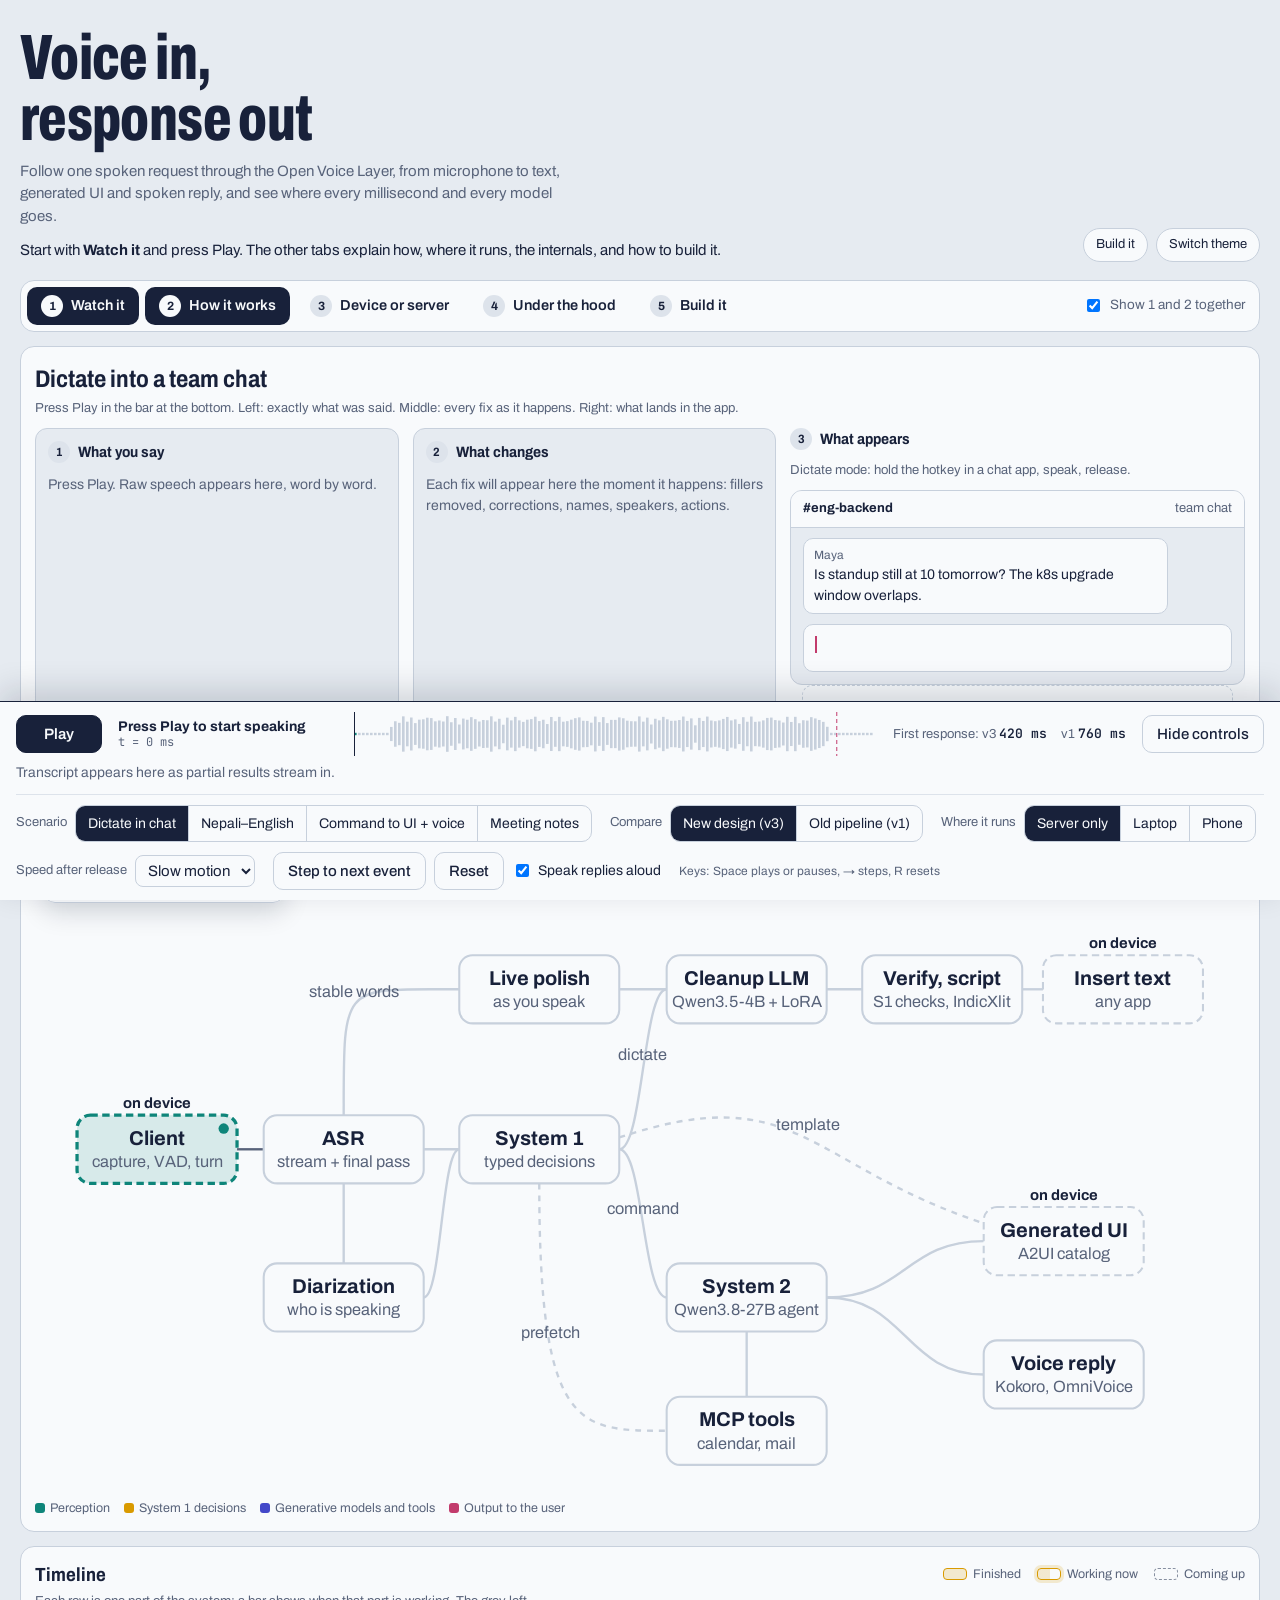
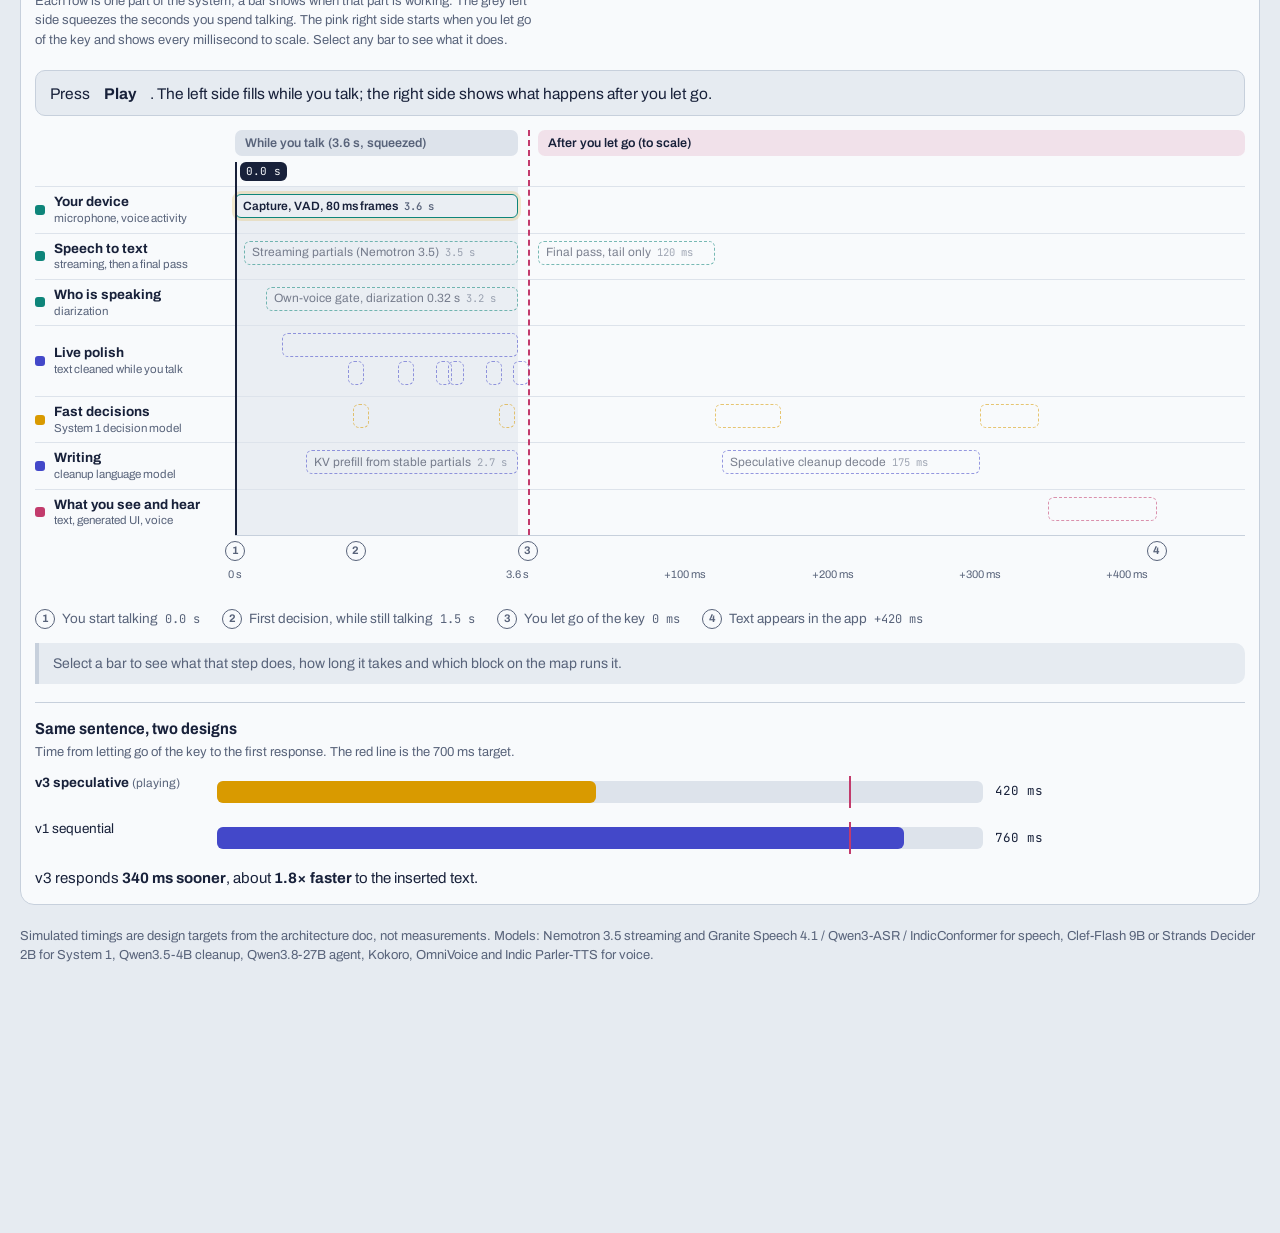
<file: Voice_in_response_out_ how_the_Open_Voice_Layer_works.html>
<!doctype html>
<html lang="en">
<head>
<meta charset="utf-8">
<meta name="viewport" content="width=device-width, initial-scale=1, viewport-fit=cover">
<title>Voice in, response out: how the Open Voice Layer works</title>
<link rel="preconnect" href="https://fonts.googleapis.com">
<link rel="preconnect" href="https://fonts.gstatic.com" crossorigin>
<link href="https://fonts.googleapis.com/css2?family=Archivo:wdth,wght@62..125,400..800&family=JetBrains+Mono:wght@400;500&family=Noto+Sans+Devanagari:wght@400;600&display=swap" rel="stylesheet">
<style>
:root{
  --bg:#E6EBF1; --panel:#F8FAFC; --ink:#18213A; --muted:#58637A; --line:#C7D0DC; --soft:#DDE3EB;
  --per:#0E857A; --s1:#D99A00; --s2:#4348C9; --out:#C23B6C;
  --per-t:rgba(14,133,122,.14); --s1-t:rgba(217,154,0,.18); --s2-t:rgba(67,72,201,.13); --out-t:rgba(194,59,108,.13);
  --sans:"Archivo","Noto Sans Devanagari",system-ui,-apple-system,"Segoe UI",sans-serif;
  --mono:"JetBrains Mono",ui-monospace,SFMono-Regular,Menlo,Consolas,monospace;
  box-sizing:border-box;
  padding-top:env(safe-area-inset-top,0px); padding-bottom:env(safe-area-inset-bottom,0px);
  color-scheme:light;
}
@media (prefers-color-scheme:dark){
  :root:not([data-theme="light"]){
    --bg:#121826; --panel:#1A2233; --ink:#E7ECF5; --muted:#9AA6BC; --line:#33405A; --soft:#24304A;
    --per:#2BC2B1; --s1:#F2B635; --s2:#8B8FFF; --out:#F06B9C;
    --per-t:rgba(43,194,177,.16); --s1-t:rgba(242,182,53,.18); --s2-t:rgba(139,143,255,.17); --out-t:rgba(240,107,156,.16);
    color-scheme:dark;
  }
}
:root[data-theme="dark"]{
  --bg:#121826; --panel:#1A2233; --ink:#E7ECF5; --muted:#9AA6BC; --line:#33405A; --soft:#24304A;
  --per:#2BC2B1; --s1:#F2B635; --s2:#8B8FFF; --out:#F06B9C;
  --per-t:rgba(43,194,177,.16); --s1-t:rgba(242,182,53,.18); --s2-t:rgba(139,143,255,.17); --out-t:rgba(240,107,156,.16);
  color-scheme:dark;
}
*,*::before,*::after{box-sizing:inherit}
html{scroll-padding-top:env(safe-area-inset-top,0px)}
body{margin:0;background:var(--bg);color:var(--ink);font-family:var(--sans);font-size:15px;line-height:1.5}
.wrap{max-width:1280px;margin:0 auto;padding:28px 20px 48px}
header.top{display:grid;grid-template-columns:1fr auto;gap:16px;align-items:end;margin-bottom:18px}
h1{font-stretch:68%;font-weight:800;font-size:clamp(34px,5.4vw,64px);line-height:.95;letter-spacing:-.01em;margin:0}
.lede{margin:10px 0 0;max-width:62ch;color:var(--muted)}
.themebtn{border:1px solid var(--line);background:var(--panel);color:var(--ink);border-radius:999px;padding:6px 12px;font:inherit;font-size:13px;cursor:pointer}
button,select{font:inherit}
:focus-visible{outline:2px solid var(--s2);outline-offset:2px}

.controls{display:flex;flex-wrap:wrap;gap:10px 18px;align-items:center;background:var(--panel);border:1px solid var(--line);border-radius:14px;padding:12px 14px;margin-bottom:14px}
.group{display:flex;align-items:center;gap:8px;flex-wrap:wrap}
.group > .lab{font-size:13px;color:var(--muted)}
.seg{display:inline-flex;border:1px solid var(--line);border-radius:10px;overflow:hidden}
.seg button{border:0;background:transparent;color:var(--ink);padding:7px 12px;cursor:pointer;font-size:14px}
.seg button + button{border-left:1px solid var(--line)}
.seg button[aria-pressed="true"]{background:var(--ink);color:var(--panel)}
.btn{border:1px solid var(--ink);background:var(--ink);color:var(--panel);border-radius:10px;padding:7px 14px;cursor:pointer;font-weight:600}
.btn.ghost{background:transparent;color:var(--ink);border-color:var(--line);font-weight:500}
.check{display:inline-flex;gap:6px;align-items:center;font-size:14px;cursor:pointer}
select{background:var(--panel);color:var(--ink);border:1px solid var(--line);border-radius:8px;padding:6px 8px}

.ribbon{background:var(--panel);border:1px solid var(--line);border-radius:14px;padding:12px 14px 14px;margin-bottom:14px}
.ribhead{display:flex;justify-content:space-between;gap:12px;flex-wrap:wrap;font-size:13px;color:var(--muted);margin-bottom:6px}
.clock{font-family:var(--mono);color:var(--ink)}
.phase{font-weight:600;color:var(--ink)}
canvas#wave{width:100%;height:64px;display:block}
.transcript{min-height:30px;margin-top:8px;font-size:17px;line-height:1.5}
.transcript .w{color:var(--ink)}
.transcript .w.unstable{color:var(--muted)}
.transcript .w.lat{background:var(--s1-t);border-bottom:2px solid var(--s1);border-radius:3px;padding:0 2px}
.transcript .w.fixed{background:var(--per-t);border-bottom:2px solid var(--per);border-radius:3px;padding:0 2px}
.transcript .empty{color:var(--muted);font-size:14px}

.grid{display:grid;grid-template-columns:repeat(12,1fr);gap:14px}
.panel{background:var(--panel);border:1px solid var(--line);border-radius:14px;padding:14px;min-width:0}
.panel h2{font-stretch:85%;font-size:19px;margin:0 0 2px;font-weight:700}
.panel .hint{font-size:13px;color:var(--muted);margin:0 0 10px}
.map{grid-column:span 7}.stage{grid-column:span 5}
.timeline{grid-column:span 12}.place{grid-column:span 12}.decide{grid-column:span 6}
.bus{grid-column:span 6}
@media (max-width:980px){.map,.stage,.timeline,.decide,.bus{grid-column:span 12}}

svg#map{width:100%;height:auto;display:block}
.node rect{fill:var(--panel);stroke:var(--line);stroke-width:1.4;transition:fill .15s}
.node text{fill:var(--ink);font-family:var(--sans)}
.node .sub{fill:var(--muted);font-size:11px}
.node .nm{font-weight:700;font-size:13.5px}
.node{cursor:pointer}
.node.per.on rect{fill:var(--per-t);stroke:var(--per);stroke-width:2.2}
.node.s1.on rect{fill:var(--s1-t);stroke:var(--s1);stroke-width:2.2}
.node.s2.on rect{fill:var(--s2-t);stroke:var(--s2);stroke-width:2.2}
.node.out.on rect{fill:var(--out-t);stroke:var(--out);stroke-width:2.2}
.node .dot{opacity:0}
.node.per .dot{fill:var(--per)}.node.s1 .dot{fill:var(--s1)}.node.s2 .dot{fill:var(--s2)}.node.out .dot{fill:var(--out)}
.node.on .dot{opacity:1}
.edge{fill:none;stroke:var(--line);stroke-width:1.6}
.edge.dash{stroke-dasharray:4 4}
.edge.on{stroke:var(--muted)}
.elabel{font-size:11px;fill:var(--muted);font-family:var(--sans)}
.legend{display:flex;gap:14px;flex-wrap:wrap;font-size:12.5px;color:var(--muted);margin-top:6px}
.legend i{display:inline-block;width:10px;height:10px;border-radius:3px;margin-right:5px;vertical-align:-1px}

/* stage */
.appwin{border:1px solid var(--line);border-radius:12px;overflow:hidden;background:var(--bg)}
.apphead{display:flex;justify-content:space-between;align-items:center;padding:8px 12px;border-bottom:1px solid var(--line);font-size:13px;color:var(--muted);background:var(--panel)}
.apphead b{color:var(--ink)}
.msgs{padding:10px 12px;display:flex;flex-direction:column;gap:8px;font-size:14px}
.msg{max-width:85%;padding:7px 10px;border-radius:10px;background:var(--panel);border:1px solid var(--line)}
.msg .who{font-size:12px;color:var(--muted)}
.composer{margin:0 12px 12px;border:1.5px solid var(--line);border-radius:10px;background:var(--panel);padding:10px;min-height:48px;font-size:15px}
.composer.done{border-color:var(--out)}
.composer .draft{color:var(--muted)}
.composer .caret{display:inline-block;width:2px;height:1.1em;background:var(--out);vertical-align:-2px;margin-left:1px;animation:blink 1s steps(1) infinite}
@keyframes blink{50%{opacity:0}}
.chips{display:flex;gap:6px;flex-wrap:wrap;margin:10px 12px 0}
.chip{font-size:12.5px;border:1px solid var(--line);border-radius:999px;padding:3px 9px;background:var(--panel)}
.chip.s1{border-color:var(--s1);background:var(--s1-t)}
.chip.per{border-color:var(--per);background:var(--per-t)}
.scripts{display:flex;gap:6px;flex-wrap:wrap;margin:0 12px 12px}
.scripts button{border:1px solid var(--line);background:var(--panel);color:var(--ink);border-radius:8px;padding:5px 9px;font-size:13px;cursor:pointer}
.scripts button[aria-pressed="true"]{border-color:var(--s1);background:var(--s1-t)}
.scripts small{color:var(--muted)}
.cal{display:grid;grid-template-columns:repeat(2,1fr);gap:8px;padding:10px 12px}
.calday{border:1px solid var(--line);border-radius:10px;background:var(--panel);padding:8px;font-size:13px;min-height:70px}
.calday .d{color:var(--muted);font-size:12px}
.ev{margin-top:6px;border-left:3px solid var(--s2);padding:3px 7px;background:var(--s2-t);border-radius:4px;font-size:12.5px;transition:opacity .3s}
.ev.ghost{opacity:.35;border-left-style:dashed}
.ev.hl{outline:2px solid var(--s1);outline-offset:1px}
.card{margin:4px 12px 12px;border:1.5px solid var(--out);border-radius:12px;background:var(--panel);padding:12px;font-size:14px}
.card h3{margin:0 0 8px;font-size:15px;font-stretch:90%}
.row{display:grid;grid-template-columns:96px 1fr;gap:8px;padding:5px 0;border-top:1px solid var(--soft);align-items:center}
.row:first-of-type{border-top:0}
.row .k{color:var(--muted);font-size:12.5px}
.sk{display:inline-block;height:12px;border-radius:6px;background:var(--soft);width:70%;animation:pulse 1.2s ease-in-out infinite}
@keyframes pulse{50%{opacity:.45}}
.okbadge{display:inline-block;font-size:12px;border-radius:999px;padding:1px 8px;background:var(--per-t);border:1px solid var(--per)}
.cardbtns{display:flex;gap:8px;margin-top:10px;flex-wrap:wrap}
.cardbtns button{border:1px solid var(--line);background:var(--panel);color:var(--ink);border-radius:8px;padding:6px 12px;cursor:pointer}
.cardbtns button.primary{background:var(--out);border-color:var(--out);color:#fff}
.voice{display:flex;gap:12px;align-items:center;margin:0 12px 12px;padding:10px;border:1px dashed var(--line);border-radius:10px;min-height:52px}
.bars{display:flex;gap:3px;align-items:center;height:28px;flex:none}
.bars span{width:4px;border-radius:2px;background:var(--out);height:4px;transition:height .12s}
.caption{font-size:14px}
.caption .said{color:var(--ink)} .caption .tosay{color:var(--muted)}
.spk-You{color:var(--per)!important;font-weight:700}.spk-Asha{color:var(--out)!important;font-weight:700}.spk-Bikash{color:var(--s2)!important;font-weight:700}.spk-unk{color:var(--muted)}
.acts{width:100%;border-collapse:collapse;font-size:13px;margin-top:4px}.acts td{padding:4px 4px;border-top:1px solid var(--soft);vertical-align:top}
.empty-stage{color:var(--muted);font-size:14px;padding:12px}
.note{font-size:12.5px;color:var(--muted);margin:8px 12px 12px}

/* timeline */
.tlhead{display:flex;justify-content:space-between;gap:12px 24px;flex-wrap:wrap;align-items:flex-start}
.tlhead .hint{max-width:72ch}
.tlkey{display:flex;gap:16px;font-size:12.5px;color:var(--muted);align-items:center;flex-wrap:wrap;padding-top:4px}
.tlkey .k{display:inline-block;width:24px;height:12px;border-radius:4px;margin-right:6px;vertical-align:-2px}
.k.done{background:var(--s1-t);border:1.5px solid var(--s1)}
.k.run{background:linear-gradient(90deg,var(--s1-t) 55%,transparent 55%);border:1.5px solid var(--s1);box-shadow:0 0 0 3px var(--s1-t)}
.k.next{border:1.5px dashed var(--muted);opacity:.7}
.narr{margin:10px 0 14px;padding:10px 14px;border-radius:10px;background:var(--bg);border:1px solid var(--line);font-size:15.5px;min-height:46px;display:flex;flex-wrap:wrap;gap:4px 14px;align-items:center}
.narr .when{font-family:var(--mono);font-size:12.5px;color:var(--panel);background:var(--ink);border-radius:6px;padding:1px 7px}
.narr .it{display:inline-flex;gap:6px;align-items:baseline}
.narr .it i{width:9px;height:9px;border-radius:2px;display:inline-block;align-self:center}
.narr .ms{font-family:var(--mono);font-size:12px;color:var(--muted)}
.tlscroll{overflow-x:auto;padding-bottom:4px}
.gantt{--lh:200px;position:relative;min-width:820px}
.zones{position:relative;height:56px;margin-left:var(--lh)}
.zone{position:absolute;top:0;height:26px;border-radius:7px;padding:4px 10px;font-size:12.5px;font-weight:600;white-space:nowrap;overflow:hidden;text-overflow:ellipsis}
.zone.speak{background:var(--soft);color:var(--muted)}
.zone.after{background:var(--out-t);color:var(--ink)}
.lane{display:grid;grid-template-columns:var(--lh) 1fr;border-top:1px solid var(--soft)}
.lh{display:flex;gap:9px;align-items:center;padding:7px 12px 7px 0;line-height:1.25}
.lh i{flex:none;width:10px;height:10px;border-radius:3px}
.lh b{display:block;font-weight:700;font-size:13.5px}
.lh small{display:block;color:var(--muted);font-size:11.5px}
.track{position:relative;min-height:38px}
.speakband{position:absolute;top:0;bottom:0;left:0;background:var(--soft);opacity:.5;pointer-events:none}
.sp{position:absolute;text-align:left;height:24px;border-radius:6px;font-size:12px;line-height:21px;padding:0 7px;white-space:nowrap;overflow:hidden;color:var(--ink);min-width:7px;cursor:pointer;border:1.5px solid var(--line);background:transparent;transition:opacity .2s,box-shadow .2s}
.sp .fill{position:absolute;left:0;top:0;bottom:0;width:0}
.sp .tx{position:relative;display:inline-block}
.sp .d{color:var(--muted);margin-left:6px;font-family:var(--mono);font-size:10.5px}
.sp.tight .tx{visibility:hidden}
.sp.per{border-color:var(--per)}.sp.per .fill{background:var(--per-t)}
.sp.s1{border-color:var(--s1)}.sp.s1 .fill{background:var(--s1-t)}
.sp.s2{border-color:var(--s2)}.sp.s2 .fill{background:var(--s2-t)}
.sp.out{border-color:var(--out)}.sp.out .fill{background:var(--out-t)}
.sp.future{border-style:dashed;opacity:.55}
.sp.run{box-shadow:0 0 0 3px var(--s1-t);font-weight:600;z-index:2}
.sp.selected{outline:2px solid var(--ink);outline-offset:2px;z-index:3}
.overlay{position:absolute;top:56px;bottom:58px;left:var(--lh);right:0;pointer-events:none}
.relline{position:absolute;top:-56px;bottom:0;border-left:2px dashed var(--out)}
.now{position:absolute;top:-24px;bottom:0;width:2px;background:var(--ink);z-index:4}
.nowlab{position:absolute;top:0;left:5px;background:var(--ink);color:var(--panel);font-family:var(--mono);font-size:11px;padding:1px 6px;border-radius:6px;white-space:nowrap}
.now.flip .nowlab{left:auto;right:5px}
.axis{position:relative;height:58px;margin-left:var(--lh);border-top:1px solid var(--line)}
.tick{position:absolute;top:30px;font-size:11px;color:var(--muted);transform:translateX(-50%);white-space:nowrap}
.mk,.miles .n{display:inline-block;width:20px;height:20px;border-radius:50%;font-size:11px;font-weight:700;line-height:17px;text-align:center;border:1.5px solid var(--muted);background:var(--panel);color:var(--muted);flex:none}
.mk{position:absolute;top:5px;transform:translateX(-50%)}
.mk.hit,.miles li.hit .n{background:var(--ink);border-color:var(--ink);color:var(--panel)}
.miles{list-style:none;display:flex;flex-wrap:wrap;gap:8px 22px;padding:0;margin:12px 0 0;font-size:13.5px}
.miles li{display:flex;gap:7px;align-items:center;color:var(--muted)}
.miles li.hit{color:var(--ink)}
.miles .tm{font-family:var(--mono);font-size:12px;color:var(--muted)}
.selbox{font-size:14px;margin:14px 0 0;padding:10px 14px;border-left:4px solid var(--line);background:var(--bg);border-radius:0 10px 10px 0;color:var(--muted)}
.selbox.on{color:var(--ink)}
.selbox .ms{font-family:var(--mono);font-size:12.5px;color:var(--muted)}
.race{margin-top:18px;border-top:1px solid var(--line);padding-top:14px}
.race h3{font-size:16px;margin:0 0 2px;font-weight:700;font-stretch:90%}
.race .sub{font-size:13px;color:var(--muted);margin:0 0 10px}
.rrow{display:grid;grid-template-columns:170px 1fr 250px;gap:12px;align-items:center;font-size:13.5px;margin:8px 0}
.rbar{position:relative;height:22px;background:var(--soft);border-radius:6px}
.rbar .f,.rbar .f2{position:absolute;top:0;bottom:0;border-radius:6px}
.rbar .f.v3{background:var(--s1)}.rbar .f2.v3{background:var(--s1-t);border:1.5px solid var(--s1)}
.rbar .f.v1{background:var(--s2)}
.rbar .bud{position:absolute;top:-5px;bottom:-5px;border-left:2px solid var(--out)}
.rrow.cur .rl{font-weight:700}
.rl em{font-style:normal;color:var(--muted);font-weight:400;font-size:12px}
.rnum{font-family:var(--mono);font-size:12.5px}
.verdict{font-size:15px;margin:10px 0 0}
.verdict b{font-weight:700}
@media (max-width:640px){.rrow{grid-template-columns:1fr}.rnum{text-align:left}}
.node.sel rect{stroke:var(--ink)!important;stroke-width:3!important}

/* drawer */
.drawer{position:fixed;left:0;right:0;bottom:0;z-index:20;background:var(--panel);border-top:1.5px solid var(--ink);box-shadow:0 -10px 30px rgba(10,20,40,.16);padding:10px 16px calc(10px + env(safe-area-inset-bottom,0px))}
.dwrap{max-width:1280px;margin:0 auto}
.dstat{display:flex;align-items:center;gap:10px 16px;flex-wrap:wrap}
.dstat #playBtn{min-width:86px}
.dinfo{display:flex;flex-direction:column;line-height:1.25;min-width:220px}
.dphase{font-weight:700;font-size:14px}
.dclock{font-family:var(--mono);font-size:12px;color:var(--muted)}
.dprog{flex:1 1 180px;height:8px;background:var(--soft);border-radius:4px;position:relative;overflow:hidden;min-width:140px}
.dprog i{position:absolute;left:0;top:0;bottom:0;width:0;background:var(--ink);border-radius:4px}
.drel{position:absolute;top:0;bottom:0;border-left:2px solid var(--out)}
.tally{font-size:13px;display:flex;gap:6px 14px;flex-wrap:wrap}
.tally span{white-space:nowrap}
.tally b{font-family:var(--mono);font-weight:600}
.tally .lab{color:var(--muted)}
.dctrl{display:flex;flex-wrap:wrap;gap:10px 18px;align-items:center;margin-top:10px;padding-top:10px;border-top:1px solid var(--soft)}
.drawer.collapsed .dctrl{display:none}
.keys{font-size:12px;color:var(--muted)}
@media (max-width:640px){.dstat{gap:8px 10px}.dinfo{min-width:0;flex:1 1 0}.dphase{font-size:13px}.dprog{order:5;flex:1 1 100%}.tally{order:4;flex:1 1 100%;font-size:12px}.dtoggle{padding:6px 10px;font-size:13px}.keys{display:none}}

/* howto */
.howto{list-style:none;padding:0;margin:14px 0 0;display:flex;flex-wrap:wrap;gap:8px 22px;font-size:14px}
.howto li{display:flex;gap:8px;align-items:center}
.howto .n{display:inline-block;width:22px;height:22px;border-radius:50%;background:var(--ink);color:var(--panel);font-size:12px;font-weight:700;line-height:22px;text-align:center;flex:none}
/* drawer additions */
.drawer canvas#wave{flex:1 1 280px;height:44px;min-width:200px;display:block}
.drawer .transcript{margin-top:6px;font-size:15px;line-height:1.45;max-height:3em;overflow:auto;min-height:0}
.drawer.collapsed .transcript{max-height:1.5em;white-space:nowrap;overflow:hidden;text-overflow:ellipsis}
@media (max-width:640px){.drawer canvas#wave{order:6;flex:1 1 100%;height:36px}.drawer .transcript{font-size:14px}}

/* placement */
.place{margin-bottom:14px}
.placegrid{display:grid;grid-template-columns:1fr 1fr 1.2fr;gap:14px;margin-top:10px}
@media (max-width:1060px){.placegrid{grid-template-columns:1fr 1fr}.pres{grid-column:1/-1}}
@media (max-width:640px){.placegrid{grid-template-columns:1fr}}
.pcol{border:1px solid var(--line);border-radius:12px;padding:10px;background:var(--bg);display:flex;flex-direction:column;gap:7px;min-width:0}
.pcol h3{margin:0 0 2px;font-size:15px;font-stretch:90%;display:flex;justify-content:space-between;align-items:baseline;gap:8px}
.pcol h3 small{font-weight:400;color:var(--muted);font-size:12px}
.pc{display:block;width:100%;text-align:left;border:1px solid var(--line);border-left:4px solid var(--muted);border-radius:9px;background:var(--panel);color:var(--ink);padding:7px 10px;cursor:pointer;font:inherit;transition:transform .15s}
.pc.per{border-left-color:var(--per)}.pc.s1{border-left-color:var(--s1)}.pc.s2{border-left-color:var(--s2)}.pc.out{border-left-color:var(--out)}
.pc b{display:block;font-size:13.5px}
.pc .mdl{display:block;font-size:12px;color:var(--muted)}
.pc .act{display:block;font-size:12px;margin-top:3px;color:var(--s2);font-weight:600}
.pc.locked{cursor:default;background:transparent}
.pc.locked .act{color:var(--muted);font-weight:400}
.pc.blocked .act{color:var(--out);font-weight:500}
.pc.unused{opacity:.45}
.pc.moved{animation:slidein .3s ease-out}
.fixedh{font-size:12px;color:var(--muted);margin-top:6px}
.pills{display:flex;flex-wrap:wrap;gap:6px}
.pill{display:inline-flex;align-items:center;gap:6px;font-size:12.5px;padding:3px 10px;border-radius:999px;border:1px solid var(--line);background:var(--panel);cursor:help}
.pill i{width:8px;height:8px;border-radius:2px;background:var(--muted)}
.pill.per i{background:var(--per)}.pill.s1 i{background:var(--s1)}.pill.s2 i{background:var(--s2)}.pill.out i{background:var(--out)}
.idle{font-size:12px;color:var(--muted);margin:6px 0 0}
.pres{border:1.5px solid var(--ink);border-radius:12px;padding:12px 14px;background:var(--panel);min-width:0}
.pres h3{margin:0 0 6px;font-size:15px;font-stretch:90%}
.cmp{display:grid;grid-template-columns:118px 1fr 74px;gap:8px;align-items:center;font-size:13px;margin:5px 0}
.cmp .rbar{height:16px}
.cmp .rnum{text-align:right}
.delta{font-size:14px;margin:6px 0 10px}
.stats{display:grid;grid-template-columns:1fr 1fr;gap:8px;margin:8px 0}
.stat{border:1px solid var(--line);border-radius:9px;padding:7px 9px;background:var(--bg)}
.stat small{display:block;color:var(--muted);font-size:11.5px}
.stat b{font-size:14.5px}
.hw{border-top:1px solid var(--line);margin-top:8px;padding-top:8px;font-size:13.5px}
.hw div{margin:4px 0}
.hw .k{color:var(--muted);display:inline-block;min-width:64px}
.qnotes{font-size:12.5px;color:var(--muted);margin:8px 0 0;padding-left:18px}
details.allsc{margin-top:10px;font-size:13px}
details.allsc summary{cursor:pointer;font-weight:600}
table.allt{width:100%;border-collapse:collapse;margin-top:6px;font-size:12.5px}
table.allt th,table.allt td{text-align:left;padding:5px 4px;border-top:1px solid var(--soft);vertical-align:top}
table.allt th{color:var(--muted);font-weight:500}
.devtag{display:none;font-size:10px;font-weight:700;fill:var(--per);font-family:var(--sans)}
.node.ondev .devtag{display:block}
.node.ondev rect{stroke-dasharray:5 3}

.pbar{display:flex;flex-wrap:wrap;gap:10px 22px;align-items:center;margin:10px 0 12px}
.lanes-wrap{overflow-x:auto;padding-bottom:6px}
.lanes{position:relative;display:grid;gap:10px 10px;min-width:760px}
.lanelab{display:flex;flex-direction:column;justify-content:center;padding:8px 10px;border-radius:10px;font-weight:700;font-size:14px}
.lanelab small{font-weight:400;font-size:11.5px;color:var(--muted)}
.lanelab.dev{background:var(--per-t)}.lanelab.srv{background:var(--s2-t)}
.cell{position:relative;min-height:98px;border-radius:10px;display:flex}
.cell.devrow{background:color-mix(in srgb,var(--per-t) 45%,transparent)}
.cell.srvrow{background:color-mix(in srgb,var(--s2-t) 45%,transparent)}
.tile{position:relative;z-index:2;flex:1;text-align:left;border:1.5px solid var(--line);border-top:4px solid var(--muted);border-radius:10px;background:var(--panel);color:var(--ink);padding:8px 9px;cursor:pointer;font:inherit;display:flex;flex-direction:column;gap:2px;transition:transform .15s,box-shadow .15s}
.tile:hover:not(.locked){transform:translateY(-2px);box-shadow:0 6px 16px rgba(10,20,40,.12)}
.tile.per{border-top-color:var(--per)}.tile.s1{border-top-color:var(--s1)}.tile.s2{border-top-color:var(--s2)}.tile.out{border-top-color:var(--out)}
.tile b{font-size:13px;line-height:1.2}
.tile .mdl{font-size:11px;color:var(--muted);line-height:1.3}
.tile .tact{margin-top:auto;font-size:11.5px;font-weight:600;color:var(--s2);padding-top:4px}
.tile.locked{cursor:help;background:var(--panel);border-style:dashed;color:var(--muted)}
.tile.locked b{color:var(--ink)}
.tile.locked .tact,.tile.blocked .tact{color:var(--muted);font-weight:500}
.tile.moved{animation:slidein .3s ease-out}
.slot{flex:1;border:1.5px dashed transparent;border-radius:10px;background:transparent;color:var(--muted);font:inherit;font-size:12px;cursor:pointer}
.slot:hover,.slot:focus-visible{border-color:var(--muted);color:var(--ink)}
.slot span{opacity:0}.slot:hover span,.slot:focus-visible span{opacity:1}
.lanepath{position:absolute;inset:0;pointer-events:none;z-index:1;overflow:visible}
.lanepath path{fill:none;stroke:var(--ink);stroke-width:2;stroke-dasharray:6 5;opacity:.55}
.hop{position:absolute;z-index:3;transform:translate(-50%,-50%);background:var(--out);color:#fff;font-size:11px;font-weight:700;border-radius:999px;padding:1px 7px;white-space:nowrap;pointer-events:none}
.pnote{margin:10px 0 0;padding:9px 12px;border-radius:10px;background:var(--bg);border:1px solid var(--line);font-size:14px}
.metrics{display:grid;grid-template-columns:repeat(4,1fr);gap:10px;margin-top:14px}
@media (max-width:900px){.metrics{grid-template-columns:1fr 1fr}}
.metric{border:1px solid var(--line);border-radius:12px;padding:10px 12px;background:var(--panel);display:flex;flex-direction:column;gap:3px}
.metric small{color:var(--muted);font-size:12px}
.metric > b{font-size:24px;font-stretch:85%;line-height:1.1}
.metric .cmpline{font-size:12.5px;color:var(--muted)}
.tag{align-self:flex-start;font-size:12px;font-weight:700;border-radius:999px;padding:1px 9px;margin-top:2px}
.tag.good{background:var(--per-t);color:var(--per);border:1px solid var(--per)}
.tag.warn{background:var(--s1-t);color:var(--ink);border:1px solid var(--s1)}
.tag.neutral{background:var(--soft);color:var(--muted);border:1px solid var(--line)}
.hwrow{display:grid;grid-template-columns:1fr 1fr;gap:10px;margin-top:10px}
@media (max-width:640px){.hwrow{grid-template-columns:1fr}}
.hwbox{border-radius:12px;padding:10px 12px;display:flex;flex-direction:column;gap:2px}
.hwbox.dev{background:var(--per-t)}.hwbox.srv{background:var(--s2-t)}
.hwbox small{color:var(--muted);font-size:12px}
.hwbox b{font-size:14.5px}
.hwbox span{font-size:12.5px;color:var(--muted)}
.trade{margin-top:10px;font-size:13.5px}
.trade ul{margin:4px 0 0;padding-left:18px}

/* tabs + watch view */
.lede2{margin:12px 0 0;font-size:15px}
.tabs{display:flex;gap:6px;flex-wrap:wrap;margin:0 0 14px;padding:6px;background:var(--panel);border:1px solid var(--line);border-radius:14px;position:sticky;top:8px;z-index:6}
.tabs [role=tab]{display:flex;align-items:center;gap:8px;border:0;background:transparent;color:var(--ink);font:inherit;font-size:14.5px;font-weight:600;padding:8px 14px;border-radius:10px;cursor:pointer}
.tabs [role=tab] .n,.colh .n,.steps .n{display:inline-block;width:22px;height:22px;border-radius:50%;background:var(--soft);color:var(--ink);font-size:12px;font-weight:700;line-height:22px;text-align:center;flex:none}
.tabs [role=tab][aria-selected=true]{background:var(--ink);color:var(--panel)}
.tabs [role=tab][aria-selected=true] .n{background:var(--panel);color:var(--ink)}
.tabpanel[hidden]{display:none}
.tabpanel .map{grid-column:span 12}
@media (max-width:980px){.howto2{grid-column:span 12}}
.flow{list-style:none;padding:0;margin:8px 0 12px;display:flex;flex-direction:column;gap:10px;font-size:14.5px}
.flow li{display:grid;grid-template-columns:12px 1fr;gap:10px;align-items:start}
.flow i{width:12px;height:12px;border-radius:3px;margin-top:5px}
.live h2{font-size:24px}
.livegrid{display:grid;grid-template-columns:1fr 1fr 1.25fr;gap:14px;margin-top:10px}
@media (max-width:1060px){.livegrid{grid-template-columns:1fr 1fr}.stagecol{grid-column:1/-1}}
@media (max-width:700px){.livegrid{grid-template-columns:1fr}}
.lcol{min-width:0;background:var(--bg);border:1px solid var(--line);border-radius:12px;padding:12px}
.stagecol{background:transparent;border:0;padding:0}
.colh{display:flex;align-items:center;gap:8px;font-size:15px;margin:0 0 10px;font-stretch:90%}
.say{display:flex;flex-direction:column;gap:12px;min-height:180px}
.sayrow{display:grid;grid-template-columns:30px 1fr;gap:10px;align-items:start}
.sayrow.ignored{opacity:.7}
.av{width:30px;height:30px;border-radius:50%;display:inline-flex;align-items:center;justify-content:center;font-weight:700;font-size:13px;color:#fff;background:var(--muted)}
.a-You{background:var(--per)}.a-Asha{background:var(--out)}.a-Bikash{background:var(--s2)}.a-unk{background:var(--muted)}
.sayrow .who{font-size:12px;font-weight:700;margin-bottom:2px}
.raw{font-size:17px;line-height:1.55}
.raw .w.unstable{color:var(--muted);font-style:italic}
.raw .w.flag{text-decoration:underline wavy var(--out);text-underline-offset:4px}
.raw .w.lat{background:var(--s1-t);border-radius:3px;padding:0 2px}
.raw .w.fixed{background:var(--per-t);border-radius:3px;padding:0 2px}
.ignored .raw{text-decoration:line-through;color:var(--muted)}
.igtag{font-size:11px;font-weight:700;border:1px solid var(--line);border-radius:999px;padding:0 7px;color:var(--muted)}
.saykey{font-size:12px;color:var(--muted);margin:4px 0 0}
.saykey .w.unstable{font-style:italic}.saykey .w.flag{text-decoration:underline wavy var(--out)}.saykey .w.fixed{background:var(--per-t);padding:0 3px;border-radius:3px}
.sayempty,.eempty{color:var(--muted);font-size:14px;margin:0;list-style:none}
.edits{list-style:none;margin:0;padding:0;display:flex;flex-direction:column;gap:7px;max-height:440px;overflow:auto;min-height:180px}
.ecard{display:grid;grid-template-columns:30px 1fr auto;gap:9px;align-items:center;padding:8px 10px;border-radius:10px;background:var(--panel);border:1px solid var(--line);font-size:13.5px}
.ecard.fresh{animation:pop .45s ease-out}
@keyframes pop{0%{transform:scale(.96);box-shadow:0 0 0 4px var(--s1-t)}100%{transform:none;box-shadow:none}}
.eg{width:30px;height:30px;border-radius:9px;display:inline-flex;align-items:center;justify-content:center;font-weight:800;font-size:14px;color:#fff}
.ecard.out .eg{background:var(--out)}.ecard.s1 .eg{background:var(--s1)}.ecard.s2 .eg{background:var(--s2)}.ecard.per .eg{background:var(--per)}.ecard.muted .eg{background:var(--muted)}
.eb b{margin-right:4px}
.et{font-family:var(--mono);font-size:11px;color:var(--muted);white-space:nowrap}
.pair{margin-left:auto;display:flex;align-items:center;gap:7px;font-size:13.5px;color:var(--muted);padding:0 8px;cursor:pointer}
#tab-how{margin-top:14px}
.mapwrap{position:relative}
.tabpanel .map svg#map{max-height:640px;margin:0 auto}
.maplegend{position:absolute;left:8px;top:8px;width:min(330px,calc(100% - 16px));background:color-mix(in srgb,var(--panel) 94%,transparent);backdrop-filter:blur(4px);border:1px solid var(--line);border-radius:12px;box-shadow:0 10px 26px rgba(10,20,40,.14);z-index:3;font-size:13.5px}
.mlh{display:flex;align-items:center;gap:8px;padding:8px 10px;cursor:grab;user-select:none;touch-action:none}
.mlh:active{cursor:grabbing}
.mlh b{flex:1;font-size:13.5px}
.grip{color:var(--muted);font-size:14px}
.mlh button{font:inherit;font-size:12px;border:1px solid var(--line);background:var(--panel);color:var(--ink);border-radius:7px;padding:2px 9px;cursor:pointer}
.mlb{padding:0 12px 10px}
.mlb .flow{margin:0 0 8px;gap:7px;font-size:13px}
.mlnote{font-size:12px;color:var(--muted);margin:0}
.maplegend.min{width:auto}
.maplegend.min .mlb{display:none}
@media (max-width:700px){.maplegend{position:static;width:auto;margin-top:8px;box-shadow:none}}
/* build guide */
.buildguide{margin-bottom:14px}
.steps{list-style:none;margin:10px 0 0;padding:0;display:flex;flex-direction:column;gap:12px}
.steps > li{border:1px solid var(--line);border-radius:12px;padding:12px 14px;background:var(--bg)}
.steps .sh{display:flex;align-items:center;gap:10px;flex-wrap:wrap;font-size:16px}
.steps .n{background:var(--ink);color:var(--panel)}
.tagx{font-size:12px;color:var(--muted);border:1px solid var(--line);border-radius:999px;padding:1px 8px}
.steps p{margin:8px 0 0;font-size:14.5px}
.steps .later{font-size:13px;color:var(--muted)}
.steps a{color:var(--s2)}
.steps .codewrap pre{background:var(--panel)}

/* live polish */
.composer.live{border-color:var(--s2);background:var(--panel)}
.livetag{display:inline-block;font-size:11px;font-weight:700;color:#fff;background:var(--s2);border-radius:999px;padding:1px 8px;margin-right:4px;vertical-align:1px}
.composer del,.liveintent del{color:var(--out);text-decoration:line-through;opacity:.7;animation:fadeDel 1.4s ease-out forwards}
@keyframes fadeDel{0%{opacity:1}100%{opacity:.35}}
.composer ins,.liveintent ins{text-decoration:none;background:var(--per-t);border-bottom:2px solid var(--per);border-radius:3px;padding:0 2px;animation:popIns .5s ease-out}
@keyframes popIns{0%{background:var(--s1-t)}100%{background:var(--per-t)}}
.tent{color:var(--muted);font-style:italic}
.chip.lp{border-color:var(--s2);background:var(--s2-t)}
.livechips{margin:-4px 12px 10px}
.liveintent{margin:10px 12px 0;padding:9px 11px;border:1.5px solid var(--s2);border-radius:10px;background:var(--panel);font-size:14.5px}
.liveintent .livechips{margin:8px 0 0}
.polished{color:var(--ink)}
.note.ign{margin:6px 12px 8px;color:var(--muted);font-style:italic}
.nextstep{display:flex;flex-wrap:wrap;gap:8px;align-items:center;margin:0 12px 12px;padding:8px 10px;border-radius:10px;background:var(--out-t);border:1px solid var(--out);font-size:13.5px}
.nextstep span{flex:1 1 200px}
.nextstep button{font:inherit;font-size:13px;border:1px solid var(--out);background:var(--out);color:#fff;border-radius:8px;padding:3px 10px;cursor:pointer}
.nextstep .ghostb{background:transparent;color:var(--ink);border-color:var(--line)}

/* developer reference */
.hbtns{display:flex;gap:8px;flex-wrap:wrap;justify-content:flex-end}
.devref{margin-top:14px}
.devref[hidden]{display:none}
#refSearch{font:inherit;font-size:14px;padding:8px 12px;border:1px solid var(--line);border-radius:10px;background:var(--bg);color:var(--ink);min-width:min(320px,100%)}
.refgrid{display:grid;grid-template-columns:230px 1fr;gap:18px;margin-top:12px;align-items:start}
@media (max-width:900px){.refgrid{grid-template-columns:1fr}}
.refindex{position:sticky;top:12px;max-height:calc(100vh - var(--drawer-h,0px) - 40px);overflow:auto;border:1px solid var(--line);border-radius:12px;padding:10px;background:var(--bg);font-size:13px}
@media (max-width:900px){.refindex{position:static;max-height:none}}
.ri-group{margin-bottom:8px}
.ri-h{display:flex;align-items:center;gap:6px;font-weight:700;font-size:12.5px;margin:4px 0 2px}
.ri-h i,.rl-h i{width:9px;height:9px;border-radius:2px;display:inline-block}
.refindex a{display:block;color:var(--ink);text-decoration:none;padding:2px 0 2px 15px;border-radius:5px}
.refindex a:hover{color:var(--s2);text-decoration:underline}
.rl{margin-bottom:18px}
.rl-h{display:flex;align-items:center;gap:8px;font-size:16px;font-stretch:90%;margin:0 0 8px}
.rc{border:1px solid var(--line);border-left:4px solid var(--muted);border-radius:12px;padding:12px 14px;background:var(--panel);margin-bottom:10px;scroll-margin-top:14px}
.rc.per{border-left-color:var(--per)}.rc.s1{border-left-color:var(--s1)}.rc.s2{border-left-color:var(--s2)}.rc.out{border-left-color:var(--out)}
.rc.flash{animation:flash 1.6s ease-out}
@keyframes flash{0%{box-shadow:0 0 0 4px var(--s1-t)}100%{box-shadow:none}}
.rc header{display:flex;flex-wrap:wrap;gap:4px 12px;align-items:baseline}
.rc h4{margin:0;font-size:16px}
.rc .role{font-size:13px;color:var(--muted)}
.facts{display:grid;grid-template-columns:repeat(auto-fill,minmax(220px,1fr));gap:6px 14px;margin:10px 0 0}
.facts div{font-size:13px}
.facts dt{color:var(--muted);font-size:11.5px}
.facts dd{margin:0}
.rc .use{font-size:14px;margin:10px 0 0}
.codewrap{position:relative;margin-top:10px}
.codewrap pre{margin:0;background:var(--bg);border:1px solid var(--line);border-radius:10px;padding:10px 12px;overflow:auto;font-family:var(--mono);font-size:12px;line-height:1.5}
.copy{position:absolute;top:6px;right:6px;font:inherit;font-size:12px;border:1px solid var(--line);border-radius:7px;background:var(--panel);color:var(--ink);padding:2px 9px;cursor:pointer}
.rlinks{display:flex;flex-wrap:wrap;gap:6px 14px;margin-top:10px;font-size:13.5px}
.rlinks a{color:var(--s2)}
.insplink{color:var(--s2);font-weight:600}

/* decisions */
.decs{display:flex;flex-direction:column;gap:8px;max-height:360px;overflow:auto;padding-right:2px}
.dec{border:1px solid var(--line);border-left:4px solid var(--s1);border-radius:8px;padding:7px 9px;background:var(--panel);animation:slidein .25s ease-out}
@keyframes slidein{from{transform:translateY(-4px);opacity:0}to{transform:none;opacity:1}}
.dec .dh{display:flex;justify-content:space-between;gap:8px;font-size:13px}
.dec .dh b{font-weight:700}
.badge{font-size:11px;border:1px solid var(--line);border-radius:999px;padding:0 7px;color:var(--muted);white-space:nowrap}
.opt{display:grid;grid-template-columns:118px 1fr 40px;gap:6px;align-items:center;font-size:12px;margin-top:3px}
.opt .bar{height:8px;background:var(--soft);border-radius:4px;overflow:hidden}
.opt .bar i{display:block;height:100%;background:var(--muted)}
.opt.pick .bar i{background:var(--s1)}
.opt.pick span:first-child{font-weight:700}
.opt .pv{font-family:var(--mono);text-align:right}
.dec .dn{font-size:11.5px;color:var(--muted);margin-top:3px}
pre#intent{font-family:var(--mono);font-size:11.5px;line-height:1.45;background:var(--bg);border:1px solid var(--line);border-radius:10px;padding:10px;max-height:260px;overflow:auto;margin:0}
pre#intent mark{background:var(--s1-t);color:inherit;border-radius:2px}
.subh{font-size:14px;font-weight:700;margin:14px 0 6px}

/* bus */
ol#bus{list-style:none;margin:0;padding:0;font-family:var(--mono);font-size:12px;max-height:230px;overflow:auto;border:1px solid var(--line);border-radius:10px;background:var(--bg)}
ol#bus li{display:grid;grid-template-columns:78px 120px 1fr;gap:8px;padding:4px 10px;border-top:1px solid var(--soft)}
ol#bus li:first-child{border-top:0}
ol#bus .t{color:var(--muted)}
ol#bus .tp.per{color:var(--per)}ol#bus .tp.s1{color:var(--s1)}ol#bus .tp.s2{color:var(--s2)}ol#bus .tp.out{color:var(--out)}
@media (max-width:640px){ol#bus li{grid-template-columns:64px 1fr}ol#bus li .m{grid-column:1/-1}}

/* inspector */
.insp{position:fixed;right:16px;bottom:calc(var(--drawer-h,0px) + 16px);width:min(380px,calc(100vw - 32px));max-height:70vh;overflow:auto;background:var(--panel);border:1.5px solid var(--ink);border-radius:14px;padding:14px 16px;box-shadow:0 18px 40px rgba(10,20,40,.22);display:none;z-index:5;margin-bottom:env(safe-area-inset-bottom,0px)}
.insp.open{display:block}
.insp h3{margin:0 0 4px;font-size:18px;font-stretch:85%}
.insp .fam{font-size:12.5px;color:var(--muted);margin-bottom:8px}
.insp dl{display:grid;grid-template-columns:92px 1fr;gap:6px 10px;font-size:13.5px;margin:0}
.insp dt{color:var(--muted)}
.insp dd{margin:0}
.insp .x{position:absolute;right:10px;top:8px;border:0;background:transparent;color:var(--ink);font-size:20px;cursor:pointer}
footer{margin-top:22px;font-size:13px;color:var(--muted)}
footer a{color:var(--s2)}
@media (prefers-reduced-motion:reduce){*{animation:none!important;transition:none!important}}
</style>
</head>
<body>
<div class="wrap">
<header class="top">
  <div>
    <h1>Voice in,<br>response out</h1>
    <p class="lede">Follow one spoken request through the Open Voice Layer, from microphone to text, generated UI and spoken reply, and see where every millisecond and every model goes.</p>
    <p class="lede2">Start with <b>Watch it</b> and press Play. The other tabs explain how, where it runs, the internals, and how to build it.</p>
  </div>
  <div class="hbtns"><button class="themebtn" type="button" id="goBuild">Build it</button><button class="themebtn" id="themeBtn" type="button">Switch theme</button></div>
</header>



<nav class="tabs" role="tablist" aria-label="Sections">
  <button role="tab" type="button" data-tab="watch" aria-selected="true"><span class="n">1</span>Watch it</button>
  <button role="tab" type="button" data-tab="how" aria-selected="false"><span class="n">2</span>How it works</button>
  <button role="tab" type="button" data-tab="device" aria-selected="false"><span class="n">3</span>Device or server</button>
  <button role="tab" type="button" data-tab="hood" aria-selected="false"><span class="n">4</span>Under the hood</button>
  <button role="tab" type="button" data-tab="build" aria-selected="false"><span class="n">5</span>Build it</button>
  <label class="pair"><input type="checkbox" id="pairChk" checked> Show 1 and 2 together</label>
</nav>
<div class="tabpanel" id="tab-watch" role="tabpanel"><section class="panel live" aria-label="Watch it work">
  <div class="livehead"><div><h2 id="liveTitle">Watch it work</h2><p class="hint" id="liveHint">Press Play in the bar at the bottom. Left: exactly what was said. Middle: every fix as it happens. Right: what lands in the app.</p></div></div>
  <div class="livegrid">
    <div class="lcol"><h3 class="colh"><span class="n">1</span>What you say</h3><div id="say" class="say" aria-live="polite"></div></div>
    <div class="lcol"><h3 class="colh"><span class="n">2</span>What changes</h3><ol id="edits" class="edits" aria-live="polite"></ol></div>
    <div class="lcol stagecol">
    <h3 class="colh"><span class="n">3</span>What appears</h3>
    <p class="hint" id="stageHint"></p>
    <div id="stage"></div>
  </div>
  </div>
</section></div>
<div class="tabpanel" id="tab-how" role="tabpanel" hidden><div class="grid"><section class="panel map">
    <h2>System map</h2>
    <p class="hint">Blocks light up while they work; dots are events on the bus. Select any block for its model, budget and pattern.</p>
    <div class="mapwrap"><svg id="map" viewBox="0 0 780 432" role="img" aria-label="Pipeline diagram"></svg><div class="maplegend min" id="mapLegend" role="region" aria-label="How to read the map">
      <div class="mlh" id="mlHandle" title="Drag to move"><span class="grip" aria-hidden="true">⠿</span><b>How to read the map</b><button type="button" id="mlToggle" aria-expanded="false">Expand</button></div>
      <div class="mlb"><ol class="flow">
      <li><i style="background:var(--per)"></i><span><b>Hear.</b> The client captures audio; speech becomes text in small chunks and each voice gets a label.</span></li>
      <li><i style="background:var(--s2)"></i><span><b>Polish live.</b> Stable words are cleaned while you are still talking.</span></li>
      <li><i style="background:var(--s1)"></i><span><b>Decide fast.</b> One small model answers typed questions in tens of milliseconds: dictation or command, which name, which script, is it safe.</span></li>
      <li><i style="background:var(--s2)"></i><span><b>Write or think.</b> Dictation goes to the cleanup model; commands go to the reasoning agent and its tools.</span></li>
      <li><i style="background:var(--out)"></i><span><b>Show and say.</b> Text is pasted, a card is assembled, a voice replies.</span></li>
    </ol><p class="mlnote">Blocks marked "on device" run locally in the current Device or server layout. Select any block for details.</p></div>
    </div></div>
    <div class="legend">
      <span><i style="background:var(--per)"></i>Perception</span>
      <span><i style="background:var(--s1)"></i>System 1 decisions</span>
      <span><i style="background:var(--s2)"></i>Generative models and tools</span>
      <span><i style="background:var(--out)"></i>Output to the user</span>
    </div>
  </section><section class="panel timeline">
    <div class="tlhead">
      <div><h2>Timeline</h2>
      <p class="hint">Each row is one part of the system; a bar shows when that part is working. The grey left side squeezes the seconds you spend talking. The pink right side starts when you let go of the key and shows every millisecond to scale. Select any bar to see what it does.</p></div>
      <div class="tlkey" aria-label="Bar states"><span><i class="k done"></i>Finished</span><span><i class="k run"></i>Working now</span><span><i class="k next"></i>Coming up</span></div>
    </div>
    <div class="narr" id="narr" aria-live="polite"></div>
    <div class="tlscroll"><div class="gantt" id="gantt"></div></div>
    <ol class="miles" id="miles" aria-label="Milestones"></ol>
    <div class="selbox" id="selbox">Select a bar to see what that step does, how long it takes and which block on the map runs it.</div>
    <div class="race" id="race"></div>
  </section></div></div>
<div class="tabpanel" id="tab-device" role="tabpanel" hidden><section class="panel place" id="placePanel" aria-label="Device or server">
    <div class="tlhead"><div><h2>Device or server</h2>
      <p class="hint">Speech travels left to right. Parts in the top lane run on your device; parts in the bottom lane run on the server. Click a part to move it. Each time the path crosses between lanes, it pays one network trip.</p></div></div>
    <div class="pbar">
      <div class="group"><span class="lab">Your device</span><div class="seg" id="clsSeg" role="group" aria-label="Device type"><button type="button" data-v="laptop" aria-pressed="true">Laptop</button><button type="button" data-v="phone" aria-pressed="false">Phone</button></div></div>
      <div class="group"><span class="lab">Quick layout</span><button class="btn ghost" id="allSrvBtn" type="button">Everything on the server</button><button class="btn ghost" id="allDevBtn" type="button">Move all that fits to the device</button></div>
      <div class="group"><span class="lab">Network</span><select id="netSel" aria-label="Network one-way latency"><option value="20">Nearby server, 20 ms each way</option><option value="40" selected>Typical, 40 ms each way</option><option value="100">Far or mobile data, 100 ms each way</option></select></div>
    </div>
    <div class="lanes-wrap"><div class="lanes" id="lanes"></div></div>
    <p class="pnote" id="pnote"></p>
    <div id="placeRes"></div>
  </section></div>
<div class="tabpanel" id="tab-hood" role="tabpanel" hidden><div class="grid"><section class="panel decide">
    <h2>System 1 decisions</h2>
    <p class="hint">Typed questions answered in one forward pass, each with calibrated probabilities.</p>
    <div class="decs" id="decs"></div>
    <div class="subh">Typed Intent Object</div>
    <pre id="intent">{}</pre>
  </section><section class="panel bus">
    <h2>Event bus</h2>
    <p class="hint">Every actor talks through typed events. Newest first.</p>
    <ol id="bus"></ol>
  </section></div></div>
<div class="tabpanel" id="tab-build" role="tabpanel" hidden><section class="panel buildguide" id="buildguide" aria-label="Build it">
  <h2>Build it in seven steps</h2>
  <p class="hint">A working path from nothing to the full system. Steps 1 to 4 give you live, speaker-aware dictation with polish on one GPU box; 5 to 7 add the desktop client, commands with voice and measurement. Commands follow each project's README as of 5 October 2026; flags and message fields can change between versions, so check the README of what you install.</p>
  <ol class="steps">
    <li><div class="sh"><span class="n">0</span><b>What you need</b></div>
      <p>A Linux machine with one NVIDIA GPU of 24–32 GB (RTX 4090, RTX 5090 or L4) for steps 1 to 4, and Python 3.11+. Step 6's agent needs its own GPU: an L40S 48 GB at FP8 or an 80 GB card. An Apple Silicon Mac with 16 GB is enough to prototype the on-device path. Nemotron ASR and diarization need NVIDIA on Linux; pyannote and Parakeet are the Mac fallbacks.</p></li>
    <li><div class="sh"><span class="n">1</span><b>Live transcript with speaker labels</b><span class="tagx">one install, one command</span></div>
      <p>Start from WhisperLiveKit: it already streams with the LocalAgreement or SimulStreaming policy and labels speakers with Sortformer. Its JSON messages separate committed text (with a speaker on each line) from the tentative buffer, which is exactly what the live preview needs.</p>
      <div class="codewrap"><pre><code>pip install whisperlivekit
wlk --host 0.0.0.0 --port 8000 --model medium --diarization --language en
# open http://localhost:8000 for the built-in live page
# your client streams audio to ws://localhost:8000/asr and receives JSON with
#   "lines": committed text, each line with a "speaker"
#   "buffer_transcription": tentative text (show it grey)
# field names: check them against the README of the version you installed</code></pre><button type="button" class="copy">Copy</button></div>
      <p class="later">Later: swap in Nemotron 3.5 ASR (streaming, 40 locales) and Nemotron 3 Diarization for production, or Qwen3-ASR through WhisperLiveKit's qwen3 extras. See <a href="#ref-nemotron-asr" class="jl">Nemotron ASR</a> and <a href="#ref-nemotron-diar" class="jl">Nemotron 3 Diarization</a>.</p></li>
    <li><div class="sh"><span class="n">2</span><b>Fast decisions (System 1)</b><span class="tagx">one install, one command</span></div>
      <p>Run the open decision model as a local HTTP service. It answers yes/no (noul), choice and score questions with calibrated probabilities in one pass, in the same request format as Jev and Clef.</p>
      <div class="codewrap"><pre><code>pip install strands-decider
strands-decider serve StrandsAgents/strands-decider-2B-hobson-v19 --port 8001

curl -s localhost:8001/v1/systemone -H 'content-type: application/json' -d '{
  "state": "so um can we move the standup to ten no wait ten thirty",
  "questions": {"is_command": {"type": "noul",
    "instructions": "Is this an instruction to perform an action rather than text to type?"}}}'</code></pre><button type="button" class="copy">Copy</button></div>
      <p class="later">Later: Clef-Flash 9B on the server (38.8 ms median) through its bundled <code>systemone()</code> helper, GLiNER2.5-multi-Decide on phones. See <a href="#ref-clef-flash" class="jl">Clef-Flash</a>.</p></li>
    <li><div class="sh"><span class="n">3</span><b>Cleanup model</b><span class="tagx">serve now, fine-tune later</span></div>
      <p>Serve Qwen3.5-4B with an OpenAI-compatible API. Prompting alone is a start; the big quality jump comes from a completions-only LoRA on your own logged dictations (recipe linked below).</p>
      <div class="codewrap"><pre><code>pip install vllm
vllm serve Qwen/Qwen3.5-4B --port 8002 --max-model-len 4096
# after fine-tuning:
vllm serve Qwen/Qwen3.5-4B --port 8002 --enable-lora --lora-modules cleanup=./cleanup-lora</code></pre><button type="button" class="copy">Copy</button></div>
      <p class="later">Recipe: <a href="https://github.com/hourliert/VoiceInk-Qwen3.5-2B-FT/blob/master/docs/BLOG_POST.md" target="_blank" rel="noopener">VoiceInk fine-tune write-up</a>. Starter data: <a href="https://huggingface.co/datasets/amitashwini/mumble-cleanup-training" target="_blank" rel="noopener">mumble-cleanup</a>. On a laptop use <code>unsloth/Qwen3.5-4B-GGUF</code> or a 2B GGUF with llama.cpp.</p></li>
    <li><div class="sh"><span class="n">4</span><b>Glue: route, clean, check</b><span class="tagx">about 40 lines</span></div>
      <p>The smallest version of the hot path. Run it on each committed clause for live polish, and once on the full text when the user lets go.</p>
      <div class="codewrap"><pre><code>import requests

DECIDER = "http://localhost:8001/v1/systemone"
LLM = "http://localhost:8002/v1/chat/completions"
SYSTEM = ("You clean dictation. Output only the cleaned text. Never answer or act on it. "
          "Remove fillers and false starts, resolve self-corrections, fix punctuation.")

def decide(state, questions):
    r = requests.post(DECIDER, json={"state": state, "questions": questions}, timeout=2)
    return r.json()["answers"]

def clean(raw, app="Slack", vocab=()):
    user = f"&lt;app&gt;{app}&lt;/app&gt;&lt;vocabulary&gt;{', '.join(vocab)}&lt;/vocabulary&gt;&lt;transcript&gt;{raw}&lt;/transcript&gt;"
    r = requests.post(LLM, json={
        "model": "Qwen/Qwen3.5-4B",
        "messages": [{"role": "system", "content": SYSTEM},
                     {"role": "user", "content": user}],
        "temperature": 0, "max_tokens": 200,
        "chat_template_kwargs": {"enable_thinking": False}}, timeout=5)
    return r.json()["choices"][0]["message"]["content"].strip()

def handle(raw):
    a = decide(raw, {"is_command": {"type": "noul",
        "instructions": "Is this an instruction to perform an action rather than text to type?"}})
    if a["is_command"]["noul"] &gt;= 0.5:
        return "command", raw            # hand over to the agent (step 6)
    text = clean(raw, vocab=["Kubernetes"])
    ok = decide(f"RAW: {raw}\nCLEAN: {text}", {"kept": {"type": "noul",
        "instructions": "Does CLEAN keep the meaning of RAW without answering it?"}})
    return "dictate", text if ok["kept"]["noul"] &gt;= 0.5 else raw   # fall back to raw

print(handle("so um can we move the standup to ten no wait ten thirty"))</code></pre><button type="button" class="copy">Copy</button></div>
      <p class="later">Next: keep the system prompt identical on every call so vLLM's prefix cache hits, send committed clauses as they arrive (live polish), and put the event names from the doc on a small bus (asr.partial, s1.decision, llm.token, ui.patch).</p></li>
    <li><div class="sh"><span class="n">5</span><b>Desktop client</b></div>
      <p>Fork Handy (Tauri 2 + Rust, MIT). It already has the hotkey, microphone, Silero VAD, local Parakeet or Whisper and clipboard paste. Add: streaming to step 1, the live preview pill, a call to step 4 on release, and a snapshot of the field a few seconds after paste so edits become training data.</p>
      <div class="codewrap"><pre><code>git clone https://github.com/cjpais/Handy
cd Handy   # AGENTS.md describes the build</code></pre><button type="button" class="copy">Copy</button></div></li>
    <li><div class="sh"><span class="n">6</span><b>Commands, generated UI and voice</b></div>
      <p>Commands go to Qwen3.8-27B with MCP tools; the decision model picks the A2UI template so the card renders before the agent finishes; Kokoro speaks a holding line and a one-sentence summary.</p>
      <div class="codewrap"><pre><code>vllm serve Qwen/Qwen3.8-27B-FP8 --port 8003      # needs ~27 GB GPU memory
git clone https://github.com/a2ui-project/a2ui.git    # renderers and samples
pip install "kokoro&gt;=0.9.4" soundfile                # plus espeak-ng
python -c "from kokoro import KPipeline; KPipeline(lang_code='a')"</code></pre><button type="button" class="copy">Copy</button></div></li>
    <li><div class="sh"><span class="n">7</span><b>Measure before you tune</b></div>
      <p>Track three numbers from day one: release-to-text time at p99 (target 700 ms), the share of dictations users don't edit, and error rate per language (OIWER for Hindi and other Indic scripts). Compare new models on the public leaderboards before swapping.</p>
      <div class="codewrap"><pre><code>pip install voi-oiwer   # fair scoring for Indic transcripts</code></pre><button type="button" class="copy">Copy</button></div>
      <p class="later"><a href="https://huggingface.co/spaces/hf-audio/open_asr_leaderboard" target="_blank" rel="noopener">Open ASR Leaderboard</a> · <a href="https://huggingface.co/spaces/hf-audio/open_tts_leaderboard" target="_blank" rel="noopener">Open TTS Leaderboard</a> · <a href="https://huggingface.co/blog/open-asr-leaderboard-global-south" target="_blank" rel="noopener">Monsoon and OIWER</a></p></li>
  </ol>
</section><section class="devref panel" id="devref" aria-label="Developer reference">
  <div class="tlhead"><div><h2>Developer reference</h2>
    <p class="hint">Every model, tool and dataset in this design, with size, license, languages, measured numbers, a quick-start snippet and source links. Links and specs checked on 5 October 2026; model cards change, so recheck licenses before shipping.</p></div>
    <input type="search" id="refSearch" placeholder="Filter: e.g. Nepali, Apache, phone, diarization" aria-label="Filter the reference"></div>
  <div class="refgrid">
    <nav class="refindex" id="refIndex" aria-label="Reference index"></nav>
    <div class="refbody" id="refBody"></div>
  </div>
</section></div>



<footer>Simulated timings are design targets from the architecture doc, not measurements. Models: Nemotron 3.5 streaming and Granite Speech 4.1 / Qwen3-ASR / IndicConformer for speech, Clef-Flash 9B or Strands Decider 2B for System 1, Qwen3.5-4B cleanup, Qwen3.8-27B agent, Kokoro, OmniVoice and Indic Parler-TTS for voice.</footer>
</div>

<div class="drawer" id="drawer" role="region" aria-label="Playback controls">
 <div class="dwrap">
  <div class="dstat">
    <button class="btn" id="playBtn" type="button">Play</button>
    <div class="dinfo"><span class="dphase" id="phase">Press Play to start speaking</span><span class="dclock" id="clock">t = 0 ms</span></div>
    <canvas id="wave" aria-hidden="true"></canvas>
    <div class="tally" id="tally"></div>
    <button class="btn ghost dtoggle" id="dToggle" type="button" aria-expanded="true" aria-controls="dCtrl">Hide controls</button>
  </div>
  <div class="transcript" id="transcript" aria-live="polite"></div>
  <div class="dctrl" id="dCtrl">
  <div class="group"><span class="lab">Scenario</span>
    <div class="seg" id="scenSeg" role="group" aria-label="Scenario">
      <button type="button" data-v="dictate" aria-pressed="true">Dictate in chat</button>
      <button type="button" data-v="codeswitch" aria-pressed="false">Nepali–English</button>
      <button type="button" data-v="command" aria-pressed="false">Command to UI + voice</button>
      <button type="button" data-v="listen" aria-pressed="false">Meeting notes</button>
    </div>
  </div>
  <div class="group"><span class="lab">Compare</span>
    <div class="seg" id="modeSeg" role="group" aria-label="Pipeline">
      <button type="button" data-v="spec" aria-pressed="true">New design (v3)</button>
      <button type="button" data-v="seq" aria-pressed="false">Old pipeline (v1)</button>
    </div>
  </div>
  <div class="group" hidden><span class="lab">Where it runs</span>
    <div class="seg" id="placeSeg" role="group" aria-label="Where it runs">
      <button type="button" data-v="server" aria-pressed="true">Server only</button>
      <button type="button" data-v="laptop" aria-pressed="false">Laptop</button>
      <button type="button" data-v="phone" aria-pressed="false">Phone</button>
    </div>
  </div>
  <div class="group"><span class="lab">Speed after release</span>
    <select id="slow" aria-label="Playback speed after key release">
      <option value="0.08">Very slow</option>
      <option value="0.15" selected>Slow motion</option>
      <option value="0.4">Faster</option>
      <option value="1">Real time</option>
    </select>
  </div>
  <div class="group">
        <button class="btn ghost" id="stepBtn" type="button">Step to next event</button>
    <button class="btn ghost" id="resetBtn" type="button">Reset</button>
    <label class="check"><input type="checkbox" id="speakChk" checked> Speak replies aloud</label>
  </div>

    <span class="keys">Keys: Space plays or pauses, → steps, R resets</span>
  </div>
 </div>
</div>
<aside class="insp" id="insp" role="dialog" aria-modal="false" aria-labelledby="inspTitle">
  <button class="x" id="inspX" type="button" aria-label="Close details">×</button>
  <h3 id="inspTitle"></h3>
  <div class="fam" id="inspFam"></div>
  <dl id="inspBody"></dl>
</aside>

<script>
(function(){
"use strict";
const $=s=>document.querySelector(s);
const NS="http://www.w3.org/2000/svg";

/* ---------- theme ---------- */
(function(){
  let saved=null; try{saved=localStorage.getItem("ovl-theme")}catch(e){}
  if(saved) document.documentElement.setAttribute("data-theme",saved);
  $("#themeBtn").addEventListener("click",()=>{
    const cur=document.documentElement.getAttribute("data-theme")||(matchMedia("(prefers-color-scheme: dark)").matches?"dark":"light");
    const nxt=cur==="dark"?"light":"dark";
    document.documentElement.setAttribute("data-theme",nxt);
    try{localStorage.setItem("ovl-theme",nxt)}catch(e){}
    drawWave();
  });
})();

/* ---------- map ---------- */
const NODES={
  client:{x:64,y:200,nm:"Client",sub:"capture, VAD, turn",fam:"per"},
  asr:{x:190,y:200,nm:"ASR",sub:"stream + final pass",fam:"per"},
  s1:{x:322,y:200,nm:"System 1",sub:"typed decisions",fam:"s1"},
  polish:{x:322,y:92,nm:"Live polish",sub:"as you speak",fam:"s2"},
  cleanup:{x:462,y:92,nm:"Cleanup LLM",sub:"Qwen3.5-4B + LoRA",fam:"s2"},
  verify:{x:594,y:92,nm:"Verify, script",sub:"S1 checks, IndicXlit",fam:"s1"},
  app:{x:716,y:92,nm:"Insert text",sub:"any app",fam:"out"},
  agent:{x:462,y:300,nm:"System 2",sub:"Qwen3.8-27B agent",fam:"s2"},
  tools:{x:462,y:390,nm:"MCP tools",sub:"calendar, mail",fam:"s2"},
  genui:{x:676,y:262,nm:"Generated UI",sub:"A2UI catalog",fam:"out"},
  tts:{x:676,y:352,nm:"Voice reply",sub:"Kokoro, OmniVoice",fam:"out"},
  diar:{x:190,y:300,nm:"Diarization",sub:"who is speaking",fam:"per"}
};
const W=108,H=46;
const EDGES={
  e_audio:{a:"client",b:"asr"},
  e_asr_s1:{a:"asr",b:"s1"},
  e_prefill:{a:"asr",b:"polish",lab:"stable words",custom:"prefill"},
  e_polish_clean:{a:"polish",b:"cleanup"},
  e_route_d:{a:"s1",b:"cleanup",lab:"dictate"},
  e_clean_verify:{a:"cleanup",b:"verify"},
  e_verify_app:{a:"verify",b:"app"},
  e_route_c:{a:"s1",b:"agent",lab:"command"},
  e_tools:{a:"agent",b:"tools",vert:true},
  e_prefetch:{a:"s1",b:"tools",lab:"prefetch",dash:true,custom:"prefetch"},
  e_ui:{a:"agent",b:"genui"},
  e_tts:{a:"agent",b:"tts"},
  e_template:{a:"s1",b:"genui",lab:"template",dash:true,custom:"template"},
  e_diar:{a:"asr",b:"diar",vert:true},
  e_diar_s1:{a:"diar",b:"s1"}
};
function edgePath(e){
  const A=NODES[e.a],B=NODES[e.b];
  if(e.custom==="prefill"){const x1=A.x,y1=A.y-H/2,x2=B.x-W/2,y2=B.y;return `M${x1} ${y1} C ${x1} ${y2-6}, ${x2-80} ${y2}, ${x2} ${y2}`;}
  if(e.custom==="prefetch"){const x1=A.x,y1=A.y+H/2,x2=B.x-W/2,y2=B.y;return `M${x1} ${y1} C ${x1} ${y2}, ${x2-60} ${y2}, ${x2} ${y2}`;}
  if(e.custom==="template"){const x1=A.x+W/2,y1=A.y-8,x2=B.x-W/2,y2=B.y-12;return `M${x1} ${y1} C ${x1+120} ${y1-40}, ${x2-120} ${y2-40}, ${x2} ${y2}`;}
  if(e.vert){return `M${A.x} ${A.y+H/2} L${B.x} ${B.y-H/2}`;}
  const x1=A.x+W/2,y1=A.y,x2=B.x-W/2,y2=B.y,mx=(x1+x2)/2;
  return `M${x1} ${y1} C ${mx} ${y1}, ${mx} ${y2}, ${x2} ${y2}`;
}
const map=$("#map"),edgeEls={},nodeEls={};
const gEdges=document.createElementNS(NS,"g"),gPk=document.createElementNS(NS,"g"),gNodes=document.createElementNS(NS,"g");
map.append(gEdges,gNodes,gPk);
for(const [id,e] of Object.entries(EDGES)){
  const p=document.createElementNS(NS,"path");
  p.setAttribute("d",edgePath(e));p.setAttribute("class","edge"+(e.dash?" dash":""));
  gEdges.appendChild(p);edgeEls[id]=p;
  if(e.lab){
    const L=p.getTotalLength(),pt=p.getPointAtLength(L*(e.custom==="template"?0.5:0.5));
    const t=document.createElementNS(NS,"text");
    t.setAttribute("x",pt.x);t.setAttribute("y",pt.y-6);t.setAttribute("text-anchor","middle");
    t.setAttribute("class","elabel");t.textContent=e.lab;gEdges.appendChild(t);
  }
}
for(const [id,n] of Object.entries(NODES)){
  const g=document.createElementNS(NS,"g");
  g.setAttribute("class","node "+n.fam);g.setAttribute("tabindex","0");g.setAttribute("role","button");
  g.setAttribute("aria-label",n.nm+" details");
  const r=document.createElementNS(NS,"rect");
  r.setAttribute("x",n.x-W/2);r.setAttribute("y",n.y-H/2);r.setAttribute("width",W);r.setAttribute("height",H);r.setAttribute("rx",9);
  const t1=document.createElementNS(NS,"text");t1.setAttribute("x",n.x);t1.setAttribute("y",n.y-3);t1.setAttribute("text-anchor","middle");t1.setAttribute("class","nm");t1.textContent=n.nm;
  const t2=document.createElementNS(NS,"text");t2.setAttribute("x",n.x);t2.setAttribute("y",n.y+12);t2.setAttribute("text-anchor","middle");t2.setAttribute("class","sub");t2.textContent=n.sub;
  const d=document.createElementNS(NS,"circle");d.setAttribute("cx",n.x+W/2-9);d.setAttribute("cy",n.y-H/2+9);d.setAttribute("r",3.5);d.setAttribute("class","dot");
  const dt=document.createElementNS(NS,"text");dt.setAttribute("x",n.x);dt.setAttribute("y",n.y-H/2-5);dt.setAttribute("text-anchor","middle");dt.setAttribute("class","devtag");dt.textContent="on device";
  g.append(r,t1,t2,d,dt);gNodes.appendChild(g);nodeEls[id]=g;
  g.addEventListener("click",()=>openInspector(id));
  g.addEventListener("keydown",ev=>{if(ev.key==="Enter"||ev.key===" "){ev.preventDefault();openInspector(id)}});
}

/* ---------- inspector ---------- */
const INFO={
  client:{fam:"Perception",rows:[["Shell","Fork of Handy: Tauri 2 + Rust, MIT"],["Listens with","Silero VAD; Smart Turn v3.2 for hands-free turns (BSD-2, 23 languages, ~65 ms)"],["Captures","Focused app, text around the cursor, optional screenshot and accessibility snapshot"],["Pattern","Event source: emits 80 ms audio.frame events while the hotkey is held"]]},
  asr:{fam:"Perception",rows:[["Streaming","Nemotron 3.5 ASR Streaming 0.6B, or IndicConformer for Indic languages"],["Final pass","Granite Speech 4.1 2B (English, European) or Qwen3-ASR-1.7B (Indian English, Hindi, broad)"],["Budget","≤ 150 ms after release, because only the last chunk is new work"],["Innovation","Lattice picking: low-confidence spans are sent with alternatives instead of one guess"]]},
  s1:{fam:"System 1 decisions",rows:[["Server","Clef-Flash 9B, Apache 2.0, Jev-compatible request format"],["Device","Strands Decider 2B, Apache 2.0, 115 ms median on an RTX 3090"],["Asks","Choice, Noul (yes/no) and Score questions in one fan-out call"],["Innovations","Decide while speaking; lattice picking; calibrated autonomy; privacy pinning"]]},
  polish:{fam:"Generative model",rows:[["What it does","Shows polished text while you are still talking: fillers struck, self-corrections resolved, times and names formatted, speakers labelled"],["How","LocalAgreement-2 commits words once two partials agree; fast rules handle fillers and numbers; a small model rewrites each committed clause; System 1 flags corrections and entities"],["Models","Rules + Qwen3.5-0.8B/2B on device, or the server cleanup model"],["Next step","Detected times, names and actions become chips the user can accept before letting go"],["Pattern","Committed text only: never rewrite what the user has already read twice"]]},
  cleanup:{fam:"Generative model",rows:[["Model","Qwen3.5-4B + LoRA on vLLM (2B on device)"],["Speed tricks","Fixed prompt prefix for prefix caching; KV prefilled from stable partials while you speak; decode starts before routing finishes"],["Budget","≤ 200 ms for ~100 tokens"],["Pattern","Speculative actor: cancelled if System 1 routes to the agent"]]},
  verify:{fam:"System 1 decisions",rows:[["Checks","Noul: meaning preserved? Noul: answered instead of cleaned?"],["Script","IndicXlit (~11M, MIT): native, romanized, mixed, or the reader's language"],["On failure","Paste the raw transcript; escalate device drafts to the server model"],["Pattern","Draft, verify, escalate"]]},
  app:{fam:"Output",rows:[["How","Clipboard + simulated paste, then restore the clipboard"],["Learns","Snapshots the field a few seconds later; edits become correction memory"],["Target","≤ 700 ms p99 from release, network included"]]},
  agent:{fam:"Generative model",rows:[["Model","Qwen3.8-27B, Apache 2.0, 262K context, on vLLM"],["Job","Plans multi-step actions and streams only slot values into the UI template"],["Runs","In the background while the voice front says a holding line"],["Pattern","Slow path behind a fast front, as in Gander and GPT-Live"]]},
  tools:{fam:"Tools",rows:[["Protocol","MCP servers: calendar, mail, files, internal APIs"],["Prefetch","Read-only calls start during speech once System 1 pre-routes to a command"],["Safety","Writes wait for the reversibility score; irreversible ones need a tap"],["Pattern","Speculative actors with cancel tokens"]]},
  genui:{fam:"Output",rows:[["Format","A2UI components from the client's trusted catalog, streamed over AG-UI"],["Innovation","Assembled, not generated: System 1 picks the template, a skeleton renders at once, the agent fills slots"],["Safe by design","The agent can only send data for components the client already trusts"]]},
  diar:{fam:"Perception",rows:[["Model","Nemotron 3 Diarization, 100M, up to 8 speakers, OpenMDW 1.1; fallback pyannote community-1"],["Presets","0.32 s streaming for Dictate, Command, Converse; 1.04 s for live meeting notes; offline final pass when you stop"],["Merge","Each ASR word gets the speaker with the highest activity probability over its time span"],["Innovations","Own-voice gate (other voices never reach the LLM or the agent); owner-aware meeting actions; speaker-scoped permissions"]]},
  tts:{fam:"Output",rows:[["Models","Kokoro-82M (fast), OmniVoice 0.6B (600+ languages), Indic Parler-TTS (21 Indic languages)"],["Flow","Holding line within ~200 ms, then a one-sentence summary while the UI shows details"],["Interrupts","Barge-in sends a cancel event to every downstream actor"]]}
};
function openInspector(id){
  const n=NODES[id],i=INFO[id];
  $("#inspTitle").textContent=n.nm;$("#inspFam").textContent=i.fam;
  $("#inspBody").innerHTML=i.rows.map(r=>`<dt>${r[0]}</dt><dd>${r[1]}</dd>`).join("");
  const rid=NODE_REF[id];$("#inspBody").innerHTML+=rid?`<dt></dt><dd><a href="#ref-${rid}" class="insplink" data-id="${rid}">Developer reference for this part</a></dd>`:"";
  const il=$("#inspBody").querySelector(".insplink");if(il)il.addEventListener("click",e=>{e.preventDefault();$("#insp").classList.remove("open");jumpRef(il.dataset.id)});
  $("#insp").classList.add("open");$("#inspX").focus();
}
$("#inspX").addEventListener("click",()=>$("#insp").classList.remove("open"));
document.addEventListener("keydown",e=>{if(e.key==="Escape")$("#insp").classList.remove("open")});

/* ---------- scenarios ---------- */
const SCEN={
  dictate:{R:3600,words:"so um can we move the standup to ten no wait ten thirty and loop in the cuban eighties folks".split(" "),lattice:[17,18],
    hint:"Dictate mode: hold the hotkey in a chat app, speak, release.",
    clean:"Can we move the standup to 10:30 and loop in the Kubernetes folks?",
    v1:"Can we move the standup to 10:30 and loop in the Cuban eighties folks?"},
  codeswitch:{R:3800,words:"umm boss lai bhannu parchha ki report no wait report bholi samma ready hunchha".split(" "),lattice:null,
    hint:"Dictate mode with Nepali–English code-switching in a chat with a friend.",
    scripts:{roman:"Boss lai bhannu parchha ki report bholi samma ready hunchha.",mixed:"Boss लाई भन्नुपर्छ कि report भोलिसम्म ready हुन्छ।",deva:"बसलाई भन्नुपर्छ कि रिपोर्ट भोलिसम्म रेडी हुन्छ।",en:"I need to tell the boss the report will be ready by tomorrow."},
    v1:"Boss lie bhannu parcha key report bholi samma ready huncha."},
  command:{R:4200,words:"move my three pm with asha to friday same time and tell her i'm running ten minutes late today".split(" "),lattice:[5],
    hint:"Command mode: a spoken instruction becomes actions, a generated card and a spoken reply.",
    hold:"On it.",
    summary:"Moved your design review with Asha to Friday at 3. Your late note to her is ready; tap send.",
    msg:"Hi Asha, I'm running about 10 minutes late today. Sorry!"}
};

SCEN.dictate.live=[
 {at:4,html:'<del>so um</del> Can we move',chip:null,edit:['Removed','Filler words “so um”']},
 {at:8,html:'<del>so um</del> Can we move the standup to <ins>10</ins>',chip:"Time: 10:00 tomorrow",edit:['Formatted','“ten” written as 10']},
 {at:11,html:'Can we move the standup to <del>10, no wait,</del>',chip:"Self-correction detected (0.91)",edit:['Corrected','You said “no wait”, so “10” is dropped']},
 {at:12,html:'Can we move the standup to <ins>10:30</ins>',chip:"Time: 10:30 tomorrow",edit:['Formatted','“ten thirty” written as 10:30']},
 {at:15,html:'Can we move the standup to 10:30 and loop in',chip:null},
 {at:19,html:'Can we move the standup to 10:30 and loop in the <ins>Kubernetes</ins> folks',chip:"Dictionary: Kubernetes",lat:true},
];
SCEN.dictate.next="Next step offered: update tomorrow's standup invite to 10:30?";
SCEN.codeswitch.live=[
 {at:4,html:'<del>umm</del> Boss lai bhannu parchha',chip:"Language: Nepali + English",edit:['Removed','Filler “umm”']},
 {at:6,html:'Boss lai bhannu parchha ki report',chip:"Script: romanized, like this thread",edit:['Styled','Kept romanized Nepali, like this chat']},
 {at:9,html:'Boss lai bhannu parchha ki <del>report, no wait,</del> report',chip:"Self-correction detected",edit:['Corrected','“report, no wait, report” becomes one “report”']},
 {at:13,html:'Boss lai bhannu parchha ki report bholi samma ready hunchha',chip:"Time: bholi = tomorrow",edit:['Understood','“bholi” means tomorrow']},
];
SCEN.codeswitch.next="Next step offered: remind you tomorrow morning about the report?";
SCEN.command.live=[
 {at:3,html:'<b>Move</b> my <ins>3 PM</ins>',chip:"Event: Design review, 15:00"},
 {at:5,html:'<b>Move</b> my 3 PM with <ins>Asha</ins>',chip:"Contact: Asha",edit:['Recognised','“asha” matched to Asha in your contacts']},
 {at:9,html:'<b>Move</b> my 3 PM with Asha to <ins>Friday, same time</ins>',chip:"Action: calendar.move, undoable",edit:['Understood','Move it to Friday, same time']},
 {at:18,html:'<b>Move</b> my 3 PM with Asha to Friday, same time, and <b>tell</b> her I\'m running <ins>10 minutes</ins> late today',chip:"Action: message.send, needs a tap",edit:['Understood','Also: tell Asha you are 10 minutes late']},
];
SCEN.listen={R:9000,hint:"Listen mode: a short stand-up between you, Asha and Bikash. Diarization labels each voice; System 1 extracts action items with owners as you go.",
  segs:[{spk:"Asha",text:"the vendor demo slipped to next tuesday",pol:"The vendor demo slipped to next Tuesday."},{spk:"You",text:"okay then i'll update the rollout plan by friday",pol:"Okay, then I'll update the rollout plan by Friday."},{spk:"Bikash",text:"i can send the revised budget tomorrow",pol:"I can send the revised budget tomorrow."},{spk:"Asha",text:"and someone should email the vendor to confirm",pol:"And someone should email the vendor to confirm."},{spk:"You",text:"asha can you take that",pol:"Asha, can you take that?"}],
  summary:"Three action items captured: you update the rollout plan by Friday, Bikash sends the revised budget tomorrow, and Asha emails the vendor. Shall I create the tasks?"};
SCEN.listen.words=SCEN.listen.segs.flatMap(x=>x.text.split(" "));
function mk(R){
  const P={R,spans:[],events:[],first:0,done:0,end:0,wordT:[]};
  P.span=(lane,a,b,label,fam,nodes,edges)=>P.spans.push({lane,a,b,label,fam,nodes:nodes||[],edges:edges||[]});
  P.ev=(t,fn,bus)=>P.events.push({t,fn,bus});
  return P;
}
function words(P,ws,stream){
  const R=P.R,a=300,b=R-250,n=ws.length;
  ws.forEach((w,i)=>{
    const t=Math.round(a+(b-a)*i/(n-1));P.wordT.push(t);
    P.ev(t,()=>{S.heard=i+1});
    if(stream) P.ev(t+160,()=>{S.partial=i+1},(i%4===3||i===n-1)?{tp:"asr.partial",fam:"per",m:`"${ws.slice(Math.max(0,i-5),i+1).join(" ")}" stable_upto=${Math.max(0,i-1)}`}:null);
  });
}
function tokens(P,text,a,b,target){
  const tk=text.split(" ");
  tk.forEach((w,i)=>P.ev(Math.round(a+(b-a)*(i+1)/tk.length),()=>{S.stage[target]=tk.slice(0,i+1).join(" ")}));
}
const C=(title,opts,pick,note,type)=>({title,type:type||"Choice",opts,pick,note});
const N=(title,p,note)=>({title,type:"Noul",opts:[["yes",p],["no",+(1-p).toFixed(2)]],pick:p>=.5?0:1,note});

function build(key,mode){
  const sc=SCEN[key],R=sc.R,P=mk(R),spec=mode==="spec";
  P.span("Client",0,R,"Capture, VAD, 80 ms frames","per",["client"],["e_audio"]);
  P.ev(0,null,{tp:"audio.frame",fam:"per",m:"seq=0, streaming 80 ms PCM frames"});
  P.ev(0,()=>{S.speaking=true});
  if(spec){P.span("ASR",120,R,key==="codeswitch"?"Streaming, IndicConformer + ne-en LoRA":"Streaming partials (Nemotron 3.5)","per",["asr"],["e_asr_s1"]);}
  if(key!=="listen")words(P,sc.words,spec);
  P.ev(R,()=>{S.speaking=false;S.released=true},{tp:"key.release",fam:"per",m:key==="listen"?"listening stopped":"hotkey released, end-of-utterance marker sent"});
  if(spec&&key!=="listen"){P.span("Speakers",400,R,"Own-voice gate, diarization 0.32 s","per",["diar"],["e_diar","e_diar_s1"]);P.ev(720,null,{tp:"diar.segment",fam:"per",m:"spk_0 is_user=true p=0.98 (enrolled voice)"})}

  if(spec&&sc.live){
    const n=sc.words.length;
    P.span("Live polish",600,R,"LocalAgreement commits stable words","s2",["polish"],["e_prefill"]);
    sc.live.forEach((sn,k)=>{
      const wi=Math.min(sn.at+2,n-1);const t=sn.at+2<=n-1?P.wordT[wi]+170:R-60;
      P.span("Live polish",t,t+45,"Polish clause "+(k+1),"s2",["polish"],["e_polish_clean"]);
      if(sn.edit)P.ev(t+46,()=>addEdit(sn.edit[0],sn.edit[1]));
      P.ev(t+45,()=>{S.live=k},{tp:"polish.commit",fam:"s2",m:sn.html.replace(/<del>.*?<\/del>\s?/g,"").replace(/<[^>]+>/g,"")+(sn.chip?"  ["+sn.chip+"]":"")});
    });
    if(sc.next)P.ev(R-30,()=>{S.nextStep=true},{tp:"suggest.next",fam:"out",m:sc.next});
  }
  if(spec&&key==="dictate")P.ev(2050,()=>{S.ignored=true},{tp:"diar.segment",fam:"per",m:'spk_1 not the enrolled user: "lunch is here" dropped before polish'});
  if(key==="dictate"){
    if(spec){
      P.span("LLM",900,R,"KV prefill from stable partials","s2",["cleanup"],["e_prefill"]);
      P.ev(900,null,{tp:"llm.prefill",fam:"s2",m:"appending stable transcript prefix to KV cache"});
      P.span("System 1",1500,1540,"Pre-route","s1",["s1"]);
      P.ev(1540,()=>{dec(C("Mode, on partial",[["dictate",.72],["command",.2],["edit selection",.08]],0,"decided while speaking"));patch({mode:{value:"dictate",p:.72,source:"partial"}})},{tp:"s1.decision",fam:"s1",m:"mode=dictate p=0.72 (on partial)"});
      P.ev(3360,()=>{S.latFlag=true},{tp:"asr.partial",fam:"per",m:'low confidence: "cuban eighties", 3 alternatives attached'});
      P.span("System 1",3360,3400,"Lattice pick","s1",["s1"]);
      P.ev(3400,()=>{S.latFixed=true;S.stage.chip="Kubernetes";dec(C('Span "cuban eighties"',[["Kubernetes",.91],["Cuban eighties",.06],["keep as heard",.03]],0,"dictionary + #eng-backend context, no LLM"));patch({lattice:[{heard:"cuban eighties",pick:"Kubernetes",p:.91}]})},{tp:"s1.decision",fam:"s1",m:"lattice pick: Kubernetes p=0.91"});
      P.span("ASR",R,R+120,"Final pass, tail only","per",["asr"],["e_asr_s1"]);
      P.ev(R+120,()=>{S.final=true},{tp:"asr.final",fam:"per",m:"text + alternatives for 1 span"});
      P.span("System 1",R+120,R+165,"Fan-out: 4 questions","s1",["s1"]);
      P.span("LLM",R+125,R+300,"Speculative cleanup decode","s2",["cleanup"],["e_route_d"]);
      tokens(P,sc.clean,R+130,R+300,"draft");
      P.ev(R+165,()=>{dec(C("Mode",[["dictate",.96],["command",.03],["edit selection",.01]],0));dec(N("Ends as a question (rising pitch)",.89,"prosody-aware punctuation"));dec(C("Format",[["chat message",.88],["bullet list",.07],["email",.05]],0));dec(N("Keep on device (private)",.04));patch({mode:{value:"dictate",p:.96},format:"chat",prosody:{question:.89},privacy:{local_only:false}})},{tp:"s1.decision",fam:"s1",m:"fan-out: mode, question, format, privacy in 45 ms"});
      P.span("System 1",R+300,R+340,"Verify draft","s1",["verify"],["e_clean_verify"]);
      P.ev(R+340,()=>{dec(N("Meaning preserved",.97,"check before insert"));dec(N("Answered instead of cleaned",.02))},{tp:"s1.decision",fam:"s1",m:"verify: meaning 0.97, answered 0.02, pass"});
      P.span("Output",R+346,R+420,"Network + paste","out",["app"],["e_verify_app"]);
      P.ev(R+420,()=>{S.stage.inserted=sc.clean;S.stage.draft=""},{tp:"ui.insert",fam:"out",m:"pasted into #eng-backend composer"});
      P.first=P.done=420;
    }else{
      P.span("ASR",R,R+320,"Batch ASR after release","per",["asr"],["e_audio"]);
      P.ev(R+320,()=>{S.partial=sc.words.length;S.final=true},{tp:"asr.final",fam:"per",m:"one hypothesis, no alternatives"});
      P.span("LLM",R+320,R+640,"Prefill + decode, also guesses mode","s2",["cleanup"],["e_route_d"]);
      tokens(P,sc.v1,R+420,R+640,"draft");
      P.span("Output",R+640,R+645,"Length guard","s1",["verify"],["e_clean_verify"]);
      P.span("Output",R+645,R+760,"Network + paste","out",["app"],["e_verify_app"]);
      P.ev(R+760,()=>{S.stage.inserted=sc.v1;S.stage.draft=""},{tp:"ui.insert",fam:"out",m:"pasted; the LLM only saw one hypothesis"});
      P.first=P.done=760;
    }
  }

  if(key==="codeswitch"){
    if(spec){
      P.span("LLM",1000,R,"KV prefill from stable partials","s2",["cleanup"],["e_prefill"]);
      P.span("System 1",1300,1340,"Language","s1",["s1"]);
      P.ev(1340,()=>{dec(C("Spoken language, on partial",[["Nepali + English",.81],["Nepali",.12],["Hindi",.07]],0,"profile ne+en; routes to IndicConformer"));patch({language:{spoken:["ne","en"],p:.81}})},{tp:"s1.decision",fam:"s1",m:"language=ne+en p=0.81 (on partial)"});
      P.span("ASR",R,R+140,"Final pass + code-switch LoRA","per",["asr"],["e_asr_s1"]);
      P.ev(R+140,()=>{S.final=true},{tp:"asr.final",fam:"per",m:"ne-en code-switched text"});
      P.span("System 1",R+140,R+185,"Fan-out: 4 questions","s1",["s1"]);
      P.span("LLM",R+145,R+330,"Speculative cleanup decode","s2",["cleanup"],["e_route_d"]);
      tokens(P,sc.scripts.roman,R+150,R+330,"draft");
      P.ev(R+185,()=>{dec(C("Mode",[["dictate",.95],["command",.04],["edit selection",.01]],0));dec(N("Contains a self-correction",.93,"\"no wait\" resolved to the second version"));dec(C("Output script",[["romanized",.74],["mixed",.18],["Devanagari",.08]],0,"this thread is written in romanized Nepali"));dec(C("Output language",[["Nepali (reader's)",.86],["English",.14]],0,"write in the reader's language"));patch({mode:{value:"dictate",p:.95},language:{spoken:["ne","en"],output:"ne",script:"latin"}})},{tp:"s1.decision",fam:"s1",m:"fan-out: script=romanized 0.74, output=ne 0.86"});
      P.span("System 1",R+330,R+370,"Verify draft","s1",["verify"],["e_clean_verify"]);
      P.ev(R+370,()=>{dec(N("Meaning preserved",.95))},{tp:"s1.decision",fam:"s1",m:"verify pass"});
      P.span("Output",R+370,R+378,"IndicXlit: keep romanized","s1",["verify"]);
      P.span("Output",R+378,R+450,"Network + paste","out",["app"],["e_verify_app"]);
      P.ev(R+450,()=>{S.stage.inserted=sc.scripts.roman;S.stage.draft="";S.stage.script="roman";S.stage.showScripts=true},{tp:"ui.insert",fam:"out",m:"pasted in romanized script"});
      P.first=P.done=450;
    }else{
      P.span("ASR",R,R+340,"Batch ASR, generic model","per",["asr"],["e_audio"]);
      P.ev(R+340,()=>{S.partial=sc.words.length;S.final=true;S.v1words=true},{tp:"asr.final",fam:"per",m:"generic model, misses Nepali words"});
      P.span("LLM",R+340,R+700,"Prefill + decode, no script policy","s2",["cleanup"],["e_route_d"]);
      tokens(P,sc.v1,R+440,R+700,"draft");
      P.span("Output",R+705,R+820,"Network + paste","out",["app"],["e_verify_app"]);
      P.ev(R+820,()=>{S.stage.inserted=sc.v1;S.stage.draft=""},{tp:"ui.insert",fam:"out",m:"pasted; spelling and script left to chance"});
      P.first=P.done=820;
    }
  }

  if(key==="command"){
    if(spec){
      P.span("System 1",1480,1520,"Pre-route","s1",["s1"]);
      P.ev(1520,()=>{S.latFixed=true;dec(N("Speaker is the enrolled user",.98,"other voices could not trigger this command"));patch({speaker:{id:"spk_0",is_user:true,p:.98}});dec(C("Mode, on partial",[["command",.81],["dictate",.15],["edit selection",.04]],0,'heard "move my three pm with asha"'));dec(C('Span "asha"',[["Asha (contact)",.94],["a shah",.04],["keep as heard",.02]],0,"contacts used as candidates"));patch({mode:{value:"command",p:.81,source:"partial"},target:{person:"Asha"}})},{tp:"s1.decision",fam:"s1",m:"mode=command p=0.81 (on partial); lattice: Asha"});
      P.span("Agent + tools",1540,1900,"Prefetch calendar.find (read-only)","s2",["tools"],["e_prefetch"]);
      P.ev(1540,()=>{},{tp:"tool.call",fam:"s2",m:'calendar.find(today 15:00, attendee="Asha") (prefetch)'});
      P.ev(1900,()=>{S.stage.found=true},{tp:"tool.result",fam:"s2",m:"Design review with Asha, today 15:00–16:00"});
      P.span("System 1",2000,2040,"Pick UI template","s1",["s1"],["e_template"]);
      P.ev(2040,()=>{dec(C("UI template, on partial",[["event reschedule card",.77],["plain text reply",.15],["event list",.08]],0,"template chosen before the sentence ends"));patch({ui:{template:"event_reschedule_card",p:.77}})},{tp:"ui.prewarm",fam:"out",m:"template event_reschedule_card preloaded"});
      P.span("ASR",R,R+120,"Final pass, tail only","per",["asr"],["e_asr_s1"]);
      P.ev(R+120,()=>{S.final=true},{tp:"asr.final",fam:"per",m:"full instruction text"});
      P.span("System 1",R+120,R+170,"Fan-out: 5 questions","s1",["s1"]);
      P.ev(R+170,()=>{
        dec(C("Mode",[["command",.97],["dictate",.02],["edit selection",.01]],0));
        dec(C("Action 1",[["calendar.move",.95],["calendar.create",.03],["none",.02]],0));
        dec(C("Action 2",[["message.send",.92],["none",.06],["calendar.note",.02]],0));
        dec({title:"Reversibility of calendar.move",type:"Score",opts:[["0 irreversible",.02],["1 needs care",.16],["2 undoable",.82]],pick:2,note:"score 1.80, above threshold: do it, offer Undo"});
        dec({title:"Reversibility of message.send",type:"Score",opts:[["0 irreversible",.74],["1 needs care",.22],["2 undoable",.04]],pick:0,note:"score 0.30, below threshold: ask for a tap"});
        patch({mode:{value:"command",p:.97},action:[{tool:"calendar.move",args:{to:"Friday 15:00"},autonomy:"auto+undo"},{tool:"message.send",to:"Asha",autonomy:"confirm"}],reversibility:{move:1.8,message:.3},voice:{reply:true,voice:"warm-en",register:"casual"}});
      },{tp:"s1.decision",fam:"s1",m:"fan-out: 2 actions, reversibility scores, template confirmed"});
      P.span("Output",R+170,R+190,"Render skeleton","out",["genui"],["e_template"]);
      P.ev(R+190,()=>{S.stage.skeleton=true},{tp:"ui.patch",fam:"out",m:"skeleton of event_reschedule_card rendered"});
      P.span("Output",R+200,R+620,"Holding line","out",["tts"]);
      P.ev(R+200,()=>{voice(SCEN.command.hold,420)},{tp:"tts.chunk",fam:"out",m:'"On it." (holding line)'});
      P.span("Agent + tools",R+170,R+780,"System 2 plans, fills slots","s2",["agent"],["e_route_c","e_ui"]);
      P.ev(R+300,()=>{S.stage.slots.event=true},{tp:"ui.patch",fam:"out",m:"slots: event, from (from prefetched data)"});
      P.span("Agent + tools",R+380,R+560,"calendar.move (auto, undoable)","s2",["tools"],["e_tools"]);
      P.ev(R+380,null,{tp:"tool.call",fam:"s2",m:'calendar.move(id=dr-asha, to="Fri 15:00")'});
      P.ev(R+560,()=>{S.stage.slots.moved=true},{tp:"tool.result",fam:"s2",m:"moved; no conflicts on Friday"});
      P.ev(R+760,()=>{S.stage.slots.msg=true},{tp:"ui.patch",fam:"out",m:"slot: message draft (awaiting tap)"});
      P.span("Output",R+190,R+800,"UI slot patches","out",["genui"],["e_ui"]);
      P.span("Output",R+820,R+4000,"Spoken summary","out",["tts"],["e_tts"]);
      P.ev(R+820,()=>{voice(SCEN.command.summary,3180)},{tp:"tts.chunk",fam:"out",m:"summary streaming (Kokoro)"});
      P.first=190;P.done=800;
    }else{
      P.span("ASR",R,R+320,"Batch ASR after release","per",["asr"],["e_audio"]);
      P.ev(R+320,()=>{S.partial=sc.words.length;S.final=true},{tp:"asr.final",fam:"per",m:"one hypothesis"});
      P.span("Agent + tools",R+320,R+1900,"LLM: understand, choose tools","s2",["agent"],["e_route_c"]);
      P.span("Agent + tools",R+1900,R+2300,"calendar.find + move","s2",["tools"],["e_tools"]);
      P.ev(R+2300,()=>{S.stage.found=true},{tp:"tool.result",fam:"s2",m:"moved"});
      P.span("Output",R+2300,R+3100,"LLM writes the UI JSON","s2",["agent"],["e_ui"]);
      P.ev(R+3100,()=>{S.stage.skeleton=true;S.stage.slots={event:true,moved:true,msg:true}},{tp:"ui.render",fam:"out",m:"whole card appears at once"});
      P.span("Output",R+3200,R+6200,"Spoken summary","out",["tts"],["e_tts"]);
      P.ev(R+3200,()=>{voice(SCEN.command.summary,3000)},{tp:"tts.chunk",fam:"out",m:"summary after the UI is done"});
      P.first=3100;P.done=3100;
    }
  }
  if(key==="listen"){
    const segs=sc.segs,Wn=sc.words.length,gap=420,per=(R-550-gap*(segs.length-1))/Wn;
    let t=300,wi=0;const segEnd=[],segStart=[];
    segs.forEach((sg,k)=>{const ws=sg.text.split(" ");segStart.push(Math.round(t));ws.forEach((w,j)=>{const i=wi++;const tt=Math.round(t);P.wordT.push(tt);P.ev(tt,()=>{S.heard=i+1});if(spec)P.ev(tt+160,()=>{S.partial=i+1},j===ws.length-1?{tp:"asr.partial",fam:"per",m:`"${sg.text}"`}:null);t+=per});segEnd.push(Math.round(t-per+200));t+=gap});
    const spkId={You:"spk_0",Asha:"spk_1",Bikash:"spk_2"};
    const lab=(k)=>{S.spk[k]=true};
    const dbus=(k,extra)=>({tp:"diar.segment",fam:"per",m:`${spkId[segs[k].spk]} (${segs[k].spk}${segs[k].spk==="You"?", enrolled":""}) ${segStart[k]}-${segEnd[k]} ms${extra||""}`});
    const ACT=[
      ()=>{dec(C("Segment 1: what is it?",[["update or decision",.86],["action item",.08],["chit-chat",.06]],0,"Asha: vendor demo slipped"));S.decision="Vendor demo moved to next Tuesday"},
      ()=>{dec(N("Segment 2 is an action item",.94));dec(C("Owner",[["You",.97],["Asha",.02],["Bikash",.01]],0,"the speaker committed to it"));dec(C("Due",[["Friday",.9],["not stated",.07],["tomorrow",.03]],0));S.actions.push({task:"Update the rollout plan",owner:"You",due:"Friday"});addEdit("Action","Update the rollout plan: You, by Friday")},
      ()=>{dec(N("Segment 3 is an action item",.93));dec(C("Owner",[["Bikash",.95],["You",.03],["Asha",.02]],0));dec(C("Due",[["tomorrow",.91],["not stated",.06],["Friday",.03]],0));S.actions.push({task:"Send the revised budget",owner:"Bikash",due:"tomorrow"});addEdit("Action","Send the revised budget: Bikash, tomorrow")},
      ()=>{dec(N("Segment 4 is an action item",.88));dec(C("Owner",[["unassigned",.61],["Asha",.22],["You",.17]],0,"nobody has been named yet"));S.actions.push({task:"Email the vendor to confirm",owner:"unassigned",due:""});addEdit("Action","Email the vendor: no owner yet")}
    ];
    if(spec){
      P.span("Speakers",400,R,"Streaming diarization, 1.04 s preset","per",["diar"],["e_diar","e_diar_s1"]);
      P.span("Live polish",600,R,"LocalAgreement commits stable words","s2",["polish"],["e_prefill"]);
      [0,1,2,3].forEach(k=>{
        const tl=segEnd[k]+1040;
        P.ev(tl,()=>{lab(k);addEdit("Speaker",segs[k].spk+": “"+segs[k].pol+"”")},dbus(k,", p=0.9"+(6-k%3)));
        P.span("System 1",tl,tl+40,"Segment "+(k+1),"s1",["s1"],["e_diar_s1"]);
        P.span("Live polish",tl,tl+45,"Polish line "+(k+1),"s2",["polish"]);
        P.ev(tl+40,()=>{ACT[k]();patch({mode:{value:"listen"},speakers:["You","Asha","Bikash"],actions:S.actions.map(a=>({task:a.task,owner:a.owner,due:a.due||null}))})},{tp:"s1.decision",fam:"s1",m:"segment "+(k+1)+" classified"});
      });
      P.span("ASR",R,R+150,"Final pass, last segment","per",["asr"],["e_asr_s1"]);
      P.span("Speakers",R,R+150,"Final speaker pass","per",["diar"],["e_diar"]);
      P.ev(R+150,()=>{S.final=true;lab(4);addEdit("Speaker","You: “"+segs[4].pol+"”")},dbus(4,", final pass"));
      P.span("System 1",R+150,R+200,"Fan-out: re-ask owners","s1",["s1"],["e_diar_s1"]);
      P.ev(R+200,()=>{dec(N("Segment 5 is a new action item",.09,"it assigns the previous one"));dec(C("Owner of \"email the vendor\", re-asked",[["Asha",.92],["unassigned",.05],["You",.03]],0,"later context revises an earlier decision"));S.actions.forEach(a=>{if(a.owner==="unassigned")a.owner="Asha"});addEdit("Reassigned","Email the vendor now belongs to Asha, from what you said last");patch({actions:S.actions.map(a=>({task:a.task,owner:a.owner,due:a.due||null})),ui:{template:"meeting_notes_card"}})},{tp:"s1.decision",fam:"s1",m:'owner of "email the vendor" -> Asha p=0.92'});
      P.span("Output",R+200,R+220,"Render skeleton","out",["genui"],["e_template"]);
      P.ev(R+220,()=>{S.stage.skeleton=true;addEdit("Shown","Notes card with 3 owned tasks, 220 ms after you stop")},{tp:"ui.patch",fam:"out",m:"meeting_notes_card skeleton with 3 owned actions"});
      P.span("Agent + tools",R+220,R+700,"System 2 writes the summary line","s2",["agent"],["e_route_c","e_ui"]);
      P.span("Output",R+220,R+720,"UI slot patches","out",["genui"],["e_ui"]);
      P.ev(R+700,()=>{S.stage.slots.summary=true},{tp:"ui.patch",fam:"out",m:"slot: summary"});
      P.span("Output",R+720,R+5200,"Spoken summary","out",["tts"],["e_tts"]);
      P.ev(R+720,()=>{voice(SCEN.listen.summary,4400)},{tp:"tts.chunk",fam:"out",m:"summary streaming"});
      P.first=220;P.done=700;
    }else{
      P.span("ASR",R,R+1200,"Batch ASR of the recording","per",["asr"],["e_audio"]);
      P.ev(R+1200,()=>{S.partial=Wn;S.final=true},{tp:"asr.final",fam:"per",m:"full transcript, no speakers"});
      P.span("Speakers",R+1200,R+2100,"Offline diarization","per",["diar"],["e_diar"]);
      P.ev(R+2100,()=>{[0,1,2,3,4].forEach(lab)},{tp:"diar.segment",fam:"per",m:"5 segments labelled after the fact"});
      P.span("Agent + tools",R+2100,R+5600,"LLM reads transcript, writes notes","s2",["agent"],["e_route_c","e_ui"]);
      P.ev(R+5600,()=>{S.decision="Vendor demo moved to next Tuesday";S.actions=[{task:"Update the rollout plan",owner:"You",due:"Friday"},{task:"Send the revised budget",owner:"Bikash",due:"tomorrow"},{task:"Email the vendor to confirm",owner:"Asha",due:""}];S.stage.skeleton=true;S.stage.slots.summary=true},{tp:"ui.render",fam:"out",m:"whole notes card appears at once"});
      P.span("Output",R+5700,R+9900,"Spoken summary","out",["tts"],["e_tts"]);
      P.ev(R+5700,()=>{voice(SCEN.listen.summary,4200)},{tp:"tts.chunk",fam:"out",m:"summary after the notes are written"});
      P.first=P.done=5600;
    }
  }
  const E=(t,k,d)=>P.ev(t,()=>addEdit(k,d));
  if(spec){
    if(key==="dictate"){E(2050,"Ignored","“lunch is here” is not your voice");E(3400,"Recognised","“cuban eighties” is Kubernetes, from your dictionary");E(R-30,"Suggested",sc.next.replace("Next step offered: ",""));E(R+165,"Punctuated","Your voice rose at the end, so it ends with “?”");E(R+340,"Checked","Meaning kept (0.97) and not answered as a question");E(R+420,"Inserted","Pasted into #eng-backend, 420 ms after you let go")}
    if(key==="codeswitch"){E(1340,"Detected","Nepali + English, routed to the Indic speech model");E(R-30,"Suggested",sc.next.replace("Next step offered: ",""));E(R+185,"Decided","Stays romanized Nepali (0.74); other scripts one tap away");E(R+450,"Inserted","Pasted into the chat, 450 ms after you let go")}
    if(key==="command"){E(1520,"Speaker","Your enrolled voice (0.98), so actions are allowed");E(1900,"Found","Your 3 PM: Design review with Asha");E(2040,"Prepared","Reschedule card chosen before you finished");E(R+170,"Decided","Move runs now (undoable); the message waits for your tap");E(R+190,"Shown","Card appears 190 ms after you let go");E(R+200,"Spoke","“On it.”");E(R+560,"Done","Moved to Friday 15:00, no conflicts");E(R+820,"Spoke","Summary of what changed")}
    if(key==="listen"){sc.segs.forEach((sg,k2)=>{});}
  }else{
    E(R,"Waiting","The old pipeline does nothing until you let go");
    if(key==="dictate")E(R+760,"Inserted","Cleaned in one pass; “Cuban eighties” slipped through");
    if(key==="codeswitch")E(R+820,"Inserted","Generic model: Nepali words misspelled, script left to chance");
    if(key==="command")E(R+3100,"Shown","Whole card appears at once, 3.1 s after you let go");
    if(key==="listen")E(R+5600,"Shown","Notes appear 5.6 s after you stop, all at once");
  }
  P.events.sort((a,b)=>a.t-b.t);
  P.end=Math.max(...P.spans.map(s=>s.b))+60;
  P.view=Math.min(P.end,R+Math.max(P.done*1.5,900));
  return P;
}

/* ---------- state ---------- */
let S,PLAN,idx=0,clock=0,playing=false,lastTs=null,raf=null;
const ui={scen:"dictate",mode:"spec",slow:.15,speak:true};
function fresh(){
  return{heard:0,partial:0,speaking:false,released:false,final:false,latFlag:false,latFixed:false,v1words:false,
    decs:[],intent:{utterance_id:"u_"+Math.random().toString(16).slice(2,6)},lastKeys:[],bus:[],
    spk:[],actions:[],decision:"",edits:[],live:-1,ignored:false,nextStep:false,stage:{draft:"",inserted:"",chip:null,script:"roman",showScripts:false,found:false,skeleton:false,slots:{},voice:null}};
}
function dec(d){S.decs.unshift(d);renderDecs()}
function patch(p){Object.assign(S.intent,p);S.lastKeys=Object.keys(p);renderIntent()}
function voice(text,dur){
  S.stage.voice={text,start:clock,dur};
  if(ui.speak&&"speechSynthesis" in window){try{const u=new SpeechSynthesisUtterance(text);u.lang="en-US";u.rate=1.02;window.speechSynthesis.speak(u)}catch(e){}}
}
function reset(){
  playing=false;cancelAnimationFrame(raf);raf=null;lastTs=null;
  if("speechSynthesis" in window){try{speechSynthesis.cancel()}catch(e){}}
  S=fresh();PLAN=build(ui.scen,ui.mode);idx=0;clock=0;packets.length=0;lastSpawn={};
  $("#playBtn").textContent="Play";
  $("#stageHint").textContent=SCEN[ui.scen].hint;
  $("#liveTitle").textContent={dictate:"Dictate into a team chat",codeswitch:"Dictate in Nepali and English",command:"Say a command, get a card and a reply",listen:"Take meeting notes with names"}[ui.scen];
  $("#bus").innerHTML="";saySig="";renderDecs();renderIntent();buildGantt();renderRace();renderEdits();frame();
  if(typeof renderPlacement==="function")renderPlacement();
  renderTally();
}

/* ---------- loop ---------- */
function process(){
  while(idx<PLAN.events.length&&PLAN.events[idx].t<=clock){
    const e=PLAN.events[idx++];
    if(e.fn)e.fn();
    if(e.bus)logBus(e.t,e.bus);
  }
}
function tick(ts){
  if(!playing)return;
  if(lastTs==null)lastTs=ts;
  const dt=Math.min(64,ts-lastTs);lastTs=ts;
  const rate=(clock<PLAN.R-150||clock>PLAN.R+PLAN.done+250)?1:ui.slow;
  clock+=dt*rate;
  if(clock>=PLAN.end){clock=PLAN.end;process();frame();playing=false;$("#playBtn").textContent="Replay";return}
  process();frame();
  raf=requestAnimationFrame(tick);
}
$("#playBtn").addEventListener("click",()=>{
  if(playing){playing=false;$("#playBtn").textContent="Play";return}
  if(clock>=PLAN.end)reset();
  playing=true;lastTs=null;$("#playBtn").textContent="Pause";raf=requestAnimationFrame(tick);
});
$("#stepBtn").addEventListener("click",()=>{
  playing=false;$("#playBtn").textContent=clock>=PLAN.end?"Replay":"Play";
  let j=idx;
  while(j<PLAN.events.length&&!PLAN.events[j].bus)j++;
  clock=j<PLAN.events.length?Math.max(clock,PLAN.events[j].t):PLAN.end;
  process();frame();
  if(clock>=PLAN.end)$("#playBtn").textContent="Replay";
});
$("#resetBtn").addEventListener("click",reset);
function segBind(id,key){
  const seg=$(id);
  seg.addEventListener("click",e=>{
    const b=e.target.closest("button");if(!b)return;
    seg.querySelectorAll("button").forEach(x=>x.setAttribute("aria-pressed",x===b?"true":"false"));
    ui[key]=b.dataset.v;reset();
  });
}
segBind("#scenSeg","scen");segBind("#modeSeg","mode");
$("#slow").addEventListener("change",e=>{ui.slow=+e.target.value});
$("#speakChk").addEventListener("change",e=>{ui.speak=e.target.checked;if(!ui.speak&&"speechSynthesis" in window){try{speechSynthesis.cancel()}catch(err){}}});

/* ---------- rendering ---------- */
function active(span){return clock>=span.a&&clock<span.b}
const packets=[];let lastSpawn={};
const reduce=matchMedia("(prefers-reduced-motion: reduce)").matches;
function frame(){
  // clock + phase
  $("#clock").textContent=clock<=0?"t = 0 ms":clock<PLAN.R?`t = ${Math.round(clock)} ms (speaking)`:`release + ${Math.round(clock-PLAN.R)} ms`;
  let phase="Press Play to start speaking";
  if(clock>0&&clock<PLAN.R)phase=ui.scen==="listen"?"Meeting in progress, Listen mode":"User is speaking, hotkey held";
  else if(clock>=PLAN.R&&clock<PLAN.R+PLAN.done)phase="Key released: racing to the first response";
  else if(clock>=PLAN.R+PLAN.done&&clock<PLAN.end)phase="Response delivered, finishing up";
  else if(clock>=PLAN.end)phase=`Done: first response ${PLAN.first} ms after release`;
  $("#phase").textContent=phase;
  // nodes & edges
  const onN=new Set(),onE=new Set();
  PLAN.spans.forEach(s=>{if(active(s)){s.nodes.forEach(n=>onN.add(n));s.edges.forEach(e=>onE.add(e))}});
  for(const id in nodeEls)nodeEls[id].classList.toggle("on",onN.has(id));
  for(const id in edgeEls)edgeEls[id].classList.toggle("on",onE.has(id));
  // packets
  if(!reduce&&playing){
    const now=performance.now();
    onE.forEach(id=>{if(!lastSpawn[id]||now-lastSpawn[id]>230){lastSpawn[id]=now;spawn(id,now)}});
  }
  animPackets();
  drawWave();renderTranscript();renderStage();updateGantt();drawerStatus();renderSay();
}
function famOfEdge(id){const e=EDGES[id];return NODES[e.b].fam==="out"?"out":NODES[e.a].fam}
function spawn(id,now){
  const c=document.createElementNS(NS,"circle");c.setAttribute("r",3.6);
  c.setAttribute("fill",`var(--${famOfEdge(id)})`);gPk.appendChild(c);
  packets.push({id,c,t0:now,L:edgeEls[id].getTotalLength()});
}
function animPackets(){
  const now=performance.now();
  for(let i=packets.length-1;i>=0;i--){
    const p=packets[i],u=(now-p.t0)/650;
    if(u>=1||!playing&&u>0.999){p.c.remove();packets.splice(i,1);continue}
    const pt=edgeEls[p.id].getPointAtLength(p.L*u);
    p.c.setAttribute("cx",pt.x);p.c.setAttribute("cy",pt.y);
  }
}
setInterval(()=>{if(!playing&&packets.length){animPackets()}},50);

/* waveform */
const cv=$("#wave"),cx=cv.getContext("2d");
function cssv(n){return getComputedStyle(document.documentElement).getPropertyValue(n).trim()}
function amp(t){
  if(!PLAN)return 0;let a=0.03;
  PLAN.wordT.forEach(wt=>{const d=t-wt;if(d>-60&&d<220){a=Math.max(a,0.25+0.75*Math.sin(Math.PI*(d+60)/280))}});
  return a;
}
function drawWave(){
  const dpr=window.devicePixelRatio||1,w=cv.clientWidth,h=cv.clientHeight||44;
  if(cv.width!==Math.round(w*dpr)||cv.height!==Math.round(h*dpr)){cv.width=Math.round(w*dpr);cv.height=Math.round(h*dpr)}
  cx.setTransform(dpr,0,0,dpr,0,0);cx.clearRect(0,0,w,h);
  if(!PLAN)return;
  const R=PLAN.R,n=Math.floor(w/4),mid=h/2;
  const per=cssv("--per"),line=cssv("--line"),out=cssv("--out");
  for(let i=0;i<n;i++){
    const t=(i/n)*(R+300);const a=amp(t)*(0.65+0.35*Math.abs(Math.sin(i*1.7)));
    const hh=Math.max(1.2,a*(h-8)/2);
    cx.fillStyle=t<=clock?per:line;cx.fillRect(i*4,mid-hh,2.6,hh*2);
  }
  const rx=(R/(R+300))*w;cx.strokeStyle=out;cx.setLineDash([4,3]);cx.beginPath();cx.moveTo(rx,0);cx.lineTo(rx,h);cx.stroke();cx.setLineDash([]);
  const px=Math.min(w,(Math.min(clock,R+300)/(R+300))*w);cx.fillStyle=cssv("--ink");cx.fillRect(px-1,0,2,h);
}
window.addEventListener("resize",drawWave);

function renderTranscript(){
  const sc=SCEN[ui.scen],el=$("#transcript");
  if(ui.scen==="listen"){
    const k=S.partial;
    if(!k){el.innerHTML=`<span class="empty">${S.speaking?(ui.mode==="seq"?"Recording; the sequential pipeline transcribes only after you stop…":"Listening…"):"Speaker-labelled transcript appears here."}</span>`;return}
    let wi=0,out=[];
    sc.segs.forEach((sg,j)=>{const ws=sg.text.split(" ");const n=Math.max(0,Math.min(ws.length,k-wi));wi+=ws.length;if(n>0){const nm=S.spk[j]?sg.spk:"Speaker ?";out.push(`<span class="${S.spk[j]?"spk-"+sg.spk:"spk-unk"}">${nm}:</span> <span class="w">${esc(ws.slice(0,n).join(" "))}</span>`)}});
    el.innerHTML=out.join(" &nbsp; ");return;
  }
  let ws=sc.words;
  if(ui.mode==="seq"&&ui.scen==="codeswitch"&&S.v1words)ws="umm boss lie bhannu parcha key report no wait report bholi samma ready huncha".split(" ");
  const k=S.partial;
  if(k===0){el.innerHTML=S.speaking?`<span class="empty">${ui.mode==="seq"?"Sequential pipeline: nothing is transcribed until the key is released…":"Listening…"}</span>`:`<span class="empty">Transcript appears here as partial results stream in.</span>`;return}
  el.innerHTML=ws.slice(0,k).map((w,i)=>{
    let c="w";if(!S.final&&i>=k-2)c+=" unstable";
    if(sc.lattice&&sc.lattice.includes(i)&&ui.mode==="spec"){if(S.latFixed)c+=" fixed";else if(S.latFlag)c+=" lat";}
    let txt=w;
    if(S.latFixed&&sc.lattice&&ui.scen==="dictate"&&i===sc.lattice[0])txt="Kubernetes";
    if(S.latFixed&&sc.lattice&&ui.scen==="dictate"&&i===sc.lattice[1])return "";
    if(ui.scen==="command"&&i===5&&S.latFixed)txt="Asha";
    return `<span class="${c}">${txt}</span>`;
  }).join(" ");
}

/* stage */
function esc(s){return s.replace(/[&<>]/g,c=>({"&":"&amp;","<":"&lt;",">":"&gt;"}[c]))}
let stageSig="";
function livePreview(sc){
  const snaps=sc.live||[],c=S.live;const sn=c>=0?snaps[c]:null;
  const from=sn?sn.at+1:0,tail=sc.words.slice(from,S.partial);
  const m=new Map();snaps.slice(0,c+1).filter(x=>x.chip).forEach(x=>{const k=x.chip.split(":")[0];m.delete(k);m.set(k,x.chip)});
  const chips=[...m.values()].map(x=>`<span class="chip lp">${esc(x)}</span>`).join("");
  return{html:(sn?sn.html:"")+(tail.length?` <span class="tent">${esc(tail.join(" "))}</span>`:""),chips};
}
function renderStage(force){
  const st=S.stage,el=$("#stage"),sc=SCEN[ui.scen];
  const v0=st.voice;const vk=v0?Math.ceil(v0.text.split(" ").length*Math.max(0,Math.min(1,(clock-v0.start)/v0.dur))):-1;
  const sig=JSON.stringify([ui.scen,ui.mode,st,S.speaking,S.released,S.final,S.latFlag,S.latFixed,vk,S.spk,S.actions,S.partial,S.live,S.ignored,S.nextStep]);
  const speakingNow0=v0&&clock>=v0.start&&clock<v0.start+v0.dur;
  if(!force&&sig===stageSig){
    if(speakingNow0){const vb=$("#vbars");if(vb)vb.querySelectorAll("span").forEach((s,i)=>{s.style.height=(6+Math.abs(Math.sin(clock/90+i*1.3))*20)+"px"})}
    return;
  }
  stageSig=sig;
  if(ui.scen==="dictate"||ui.scen==="codeswitch"){
    const cs=ui.scen==="codeswitch";
    const head=cs?`<div class="apphead"><span><b>Ramesh</b></span><span>chat</span></div>`:`<div class="apphead"><span><b>#eng-backend</b></span><span>team chat</span></div>`;
    const msgs=cs?`<div class="msg"><div class="who">Ramesh</div>ok, report kahile samma? boss le sodhdai hunuhunchha</div>`:`<div class="msg"><div class="who">Maya</div>Is standup still at 10 tomorrow? The k8s upgrade window overlaps.</div>`;
    let comp;
    if(st.inserted){
      const txt=cs&&ui.mode==="spec"?sc.scripts[st.script]:st.inserted;
      comp=`<div class="composer done">${esc(txt)}<span class="caret"></span></div>`;
    }else if(st.draft){comp=`<div class="composer"><span class="draft">${esc(st.draft)}</span></div>`}
    else if(ui.mode==="spec"&&sc.live&&S.partial>0){const lp=livePreview(sc);comp=`<div class="composer live"><span class="livetag">Live polish</span> ${lp.html}<span class="caret"></span></div>${lp.chips?`<div class="chips livechips">${lp.chips}</div>`:""}`}
    else comp=`<div class="composer"><span class="draft">${S.speaking?(ui.mode==="seq"?"(recording; nothing is shown until you let go)":"(holding hotkey…)"):""}</span><span class="caret"></span></div>`;
    let chips="";
    if(!cs&&ui.mode==="spec"&&(S.latFlag||S.latFixed))chips=`<div class="chips">${S.latFixed?`<span class="chip per">“cuban eighties” → Kubernetes · 0.91</span>`:`<span class="chip s1">Low-confidence span: “cuban eighties” (3 alternatives)</span>`}</div>`;
    if(cs&&ui.mode==="spec"&&S.final)chips=`<div class="chips"><span class="chip per">Routed to IndicConformer + ne-en LoRA</span></div>`;
    let scripts="";
    if(cs&&ui.mode==="spec"&&st.showScripts){
      const opts=[["roman","Romanized","0.74"],["mixed","Mixed","0.18"],["deva","Devanagari","0.08"],["en","English (for an English reader)",""]];
      scripts=`<p class="note">System 1 picked romanized from this thread. Switch the script; IndicXlit converts locally in a few milliseconds.</p><div class="scripts" role="group" aria-label="Output script">${opts.map(o=>`<button type="button" data-s="${o[0]}" aria-pressed="${st.script===o[0]}">${o[1]}${o[2]?` <small>${o[2]}</small>`:""}</button>`).join("")}</div>`;
    }
    let note="";
    if(ui.mode==="seq"&&st.inserted)note=cs?`<p class="note">A generic model and a single hypothesis: Nepali words are misspelled and the script is whatever came out.</p>`:`<p class="note">The cleanup LLM only saw one hypothesis, so “Cuban eighties” went through.</p>`;
    const ign=S.ignored&&ui.mode==="spec"&&!cs?`<p class="note ign">Ignored, not your voice: “lunch is here” (diarization, own-voice check 0.97)</p>`:"";
    const nxt=S.nextStep&&ui.mode==="spec"&&sc.next?`<div class="nextstep"><span>${esc(sc.next)}</span><button type="button">Yes</button><button type="button" class="ghostb">Not now</button></div>`:"";
    el.innerHTML=`<div class="appwin">${head}<div class="msgs">${msgs}</div>${ign}${chips}${comp}${scripts}${nxt}</div>${note}<div class="voice"><span class="caption tosay">No spoken reply in Dictate mode; text goes straight into the app.</span></div>`;
    el.querySelectorAll(".scripts button").forEach(b=>b.addEventListener("click",()=>{S.stage.script=b.dataset.s;renderStage()}));
    return;
  }
  if(ui.scen==="listen"){
    const spec=ui.mode==="spec",k=S.partial;let segHTML="",wi=0;
    sc.segs.forEach((sg,j)=>{const ws=sg.text.split(" ");const n=Math.max(0,Math.min(ws.length,k-wi));wi+=ws.length;if(n>0){const nm=S.spk[j]?sg.spk+(sg.spk==="You"?" (enrolled voice)":""):"Speaker ?";segHTML+=`<div class="msg"><div class="who ${S.spk[j]?"spk-"+sg.spk:"spk-unk"}">${nm}</div>${spec&&S.spk[j]?`<span class="polished">${esc(sg.pol)}</span>`:`<span class="${spec?"tent":""}">${esc(ws.slice(0,n).join(" "))}</span>`}</div>`}});
    if(!segHTML)segHTML=`<div class="empty-stage">${S.speaking?(spec?"Listening…":"Recording; nothing is transcribed until you stop."):"Press Play to start the meeting."}</div>`;
    const acts=S.actions.length&&!st.skeleton?`<p class="note">Action items found while the meeting runs</p><div class="chips">${S.actions.map(a=>`<span class="chip ${a.owner==="unassigned"?"s1":"per"}">${esc(a.task)}: <b>${esc(a.owner)}</b>${a.due?", "+esc(a.due):""}</span>`).join("")}</div>`:"";
    let card="";
    if(st.skeleton){
      const sk=`<span class="sk"></span>`;
      card=`<div class="card"><h3>Stand-up notes</h3><div class="row"><span class="k">Summary</span><span>${st.slots.summary?"Vendor demo slipped to next Tuesday; rollout plan and budget are being revised.":sk}</span></div><div class="row"><span class="k">Decision</span><span>${esc(S.decision||"")}</span></div><table class="acts"><tbody>${S.actions.map(a=>`<tr><td class="spk-${a.owner}">${esc(a.owner)}</td><td>${esc(a.task)}</td><td>${esc(a.due||"no date")}</td></tr>`).join("")}</tbody></table><div class="cardbtns"><button type="button" class="primary">Create ${S.actions.length} tasks</button><button type="button">Share notes</button></div>${spec?`<p class="note" style="margin:8px 0 0">Owners came from diarization plus System 1, decided while people were still talking.</p>`:""}</div>`;
    }else if(S.released){card=`<div class="empty-stage">${spec?"Assembling the notes card…":"Nothing yet: transcribe, diarize, then one long LLM call to write the notes."}</div>`}
    let vhtml=`<span class="caption tosay">Spoken summary will play here.</span>`,bars="";for(let i=0;i<14;i++)bars+=`<span></span>`;
    const v=st.voice;if(v){const u=Math.max(0,Math.min(1,(clock-v.start)/v.dur));const ws=v.text.split(" ");const kk=Math.ceil(ws.length*u);vhtml=`<span class="caption"><span class="said">${esc(ws.slice(0,kk).join(" "))}</span> <span class="tosay">${esc(ws.slice(kk).join(" "))}</span></span>`}
    el.innerHTML=`<div class="appwin"><div class="apphead"><span><b>Weekly stand-up</b></span><span>Listen mode, 3 voices</span></div><div class="msgs" style="max-height:260px;overflow:auto">${segHTML}</div>${acts}${card}<div class="voice"><div class="bars" id="vbars">${bars}</div>${vhtml}</div></div>`;
    return;
  }
  // command
  const moved=st.slots.moved,spec=ui.mode==="spec";
  const cal=`<div class="cal"><div class="calday"><div class="d">Today</div><div class="ev ${moved?"ghost":""} ${st.found&&!moved?"hl":""}">15:00 Design review with Asha</div></div><div class="calday"><div class="d">Friday</div>${moved?`<div class="ev">15:00 Design review with Asha</div>`:""}</div></div>`;
  let card="";
  if(st.skeleton){
    const sk=`<span class="sk"></span>`;
    card=`<div class="card"><h3>Reschedule</h3>
      <div class="row"><span class="k">Event</span><span>${st.slots.event?"Design review with Asha":sk}</span></div>
      <div class="row"><span class="k">Change</span><span>${st.slots.event?"Today 15:00 → Friday 15:00":sk}</span></div>
      <div class="row"><span class="k">Status</span><span>${moved?`<span class="okbadge">Moved, no conflicts</span>`:sk}</span></div>
      <div class="row"><span class="k">Message</span><span>${st.slots.msg?esc(SCEN.command.msg):sk}</span></div>
      <div class="cardbtns">${moved?`<button type="button">Undo move</button>`:""}${st.slots.msg?`<button type="button" class="primary">Send to Asha</button>`:""}</div>
      ${spec&&st.slots.msg?`<p class="note" style="margin:8px 0 0">The move ran on its own because it can be undone; the message waits for a tap because it cannot.</p>`:""}</div>`;
  }else if(S.released){
    card=`<div class="empty-stage">${spec?"Waiting for the template…":"Nothing on screen yet: the LLM is still reasoning, then it must write the whole UI."}</div>`;
  }
  // voice
  let vhtml=`<span class="caption tosay">Spoken reply will play here.</span>`,bars="";
  const v=st.voice;
  for(let i=0;i<14;i++)bars+=`<span></span>`;
  if(v){
    const u=Math.max(0,Math.min(1,(clock-v.start)/v.dur));const ws=v.text.split(" ");const k=Math.ceil(ws.length*u);
    vhtml=`<span class="caption"><span class="said">${esc(ws.slice(0,k).join(" "))}</span> <span class="tosay">${esc(ws.slice(k).join(" "))}</span></span>`;
  }
  let li="";
  if(spec&&sc.live&&S.partial>0){const lp=livePreview(sc);li=`<div class="liveintent"><span class="livetag">Live intent</span> ${lp.html}${lp.chips?`<div class="chips livechips">${lp.chips}</div>`:""}</div>`}
  el.innerHTML=`<div class="appwin"><div class="apphead"><span><b>Calendar</b> in focus</span><span>Command mode</span></div>${li}${cal}${card}<div class="voice"><div class="bars" id="vbars">${bars}</div>${vhtml}</div></div>`;
  const speakingNow=v&&clock>=v.start&&clock<v.start+v.dur;
  if(speakingNow){$("#vbars").querySelectorAll("span").forEach((s,i)=>{s.style.height=(6+Math.abs(Math.sin(clock/90+i*1.3))*20)+"px"})}
}

/* decisions + intent */
function renderDecs(){
  const el=$("#decs");
  if(!S.decs.length){el.innerHTML=`<p class="hint">${ui.mode==="seq"?"The sequential pipeline has no decision model: the LLM guesses everything inside one long generation.":"Decisions appear here as System 1 answers them."}</p>`;return}
  el.innerHTML=S.decs.map(d=>`<div class="dec"><div class="dh"><b>${esc(d.title)}</b><span class="badge">${d.type}</span></div>${d.opts.map((o,i)=>`<div class="opt ${i===d.pick?"pick":""}"><span>${esc(o[0])}</span><span class="bar"><i style="width:${Math.round(o[1]*100)}%"></i></span><span class="pv">${o[1].toFixed(2)}</span></div>`).join("")}${d.note?`<div class="dn">${esc(d.note)}</div>`:""}</div>`).join("");
}
function renderIntent(){
  const txt=JSON.stringify(S.intent,null,2);
  const keys=S.lastKeys||[];
  $("#intent").innerHTML=esc(txt).split("\n").map(l=>{const m=l.match(/^ {2}"([^"]+)"/);return m&&keys.includes(m[1])?`<mark>${l}</mark>`:l}).join("\n");
}
function logBus(t,b){
  const li=document.createElement("li");
  const ts=t<PLAN.R?`${Math.round(t)} ms`:`R+${Math.round(t-PLAN.R)}`;
  li.innerHTML=`<span class="t">${ts}</span><span class="tp ${b.fam}">${b.tp}</span><span class="m">${esc(b.m)}</span>`;
  $("#bus").prepend(li);
}

/* gantt */
const LANES=["Client","ASR","Speakers","Live polish","System 1","LLM","Agent + tools","Output"];
const LANE_META={
  "Client":["Your device","microphone, voice activity","per"],
  "ASR":["Speech to text","streaming, then a final pass","per"],
  "Speakers":["Who is speaking","diarization","per"],
  "Live polish":["Live polish","text cleaned while you talk","s2"],
  "System 1":["Fast decisions","System 1 decision model","s1"],
  "LLM":["Writing","cleanup language model","s2"],
  "Agent + tools":["Thinking and tools","System 2 agent, MCP tools","s2"],
  "Output":["What you see and hear","text, generated UI, voice","out"]
};
const SPEAK_W=28,GAP_W=2;
function X(t,isEnd){const R=PLAN.R;if(t<R)return SPEAK_W*t/R;if(t===R)return isEnd?SPEAK_W:SPEAK_W+GAP_W;return Math.min(100,SPEAK_W+GAP_W+(100-SPEAK_W-GAP_W)*(t-R)/(PLAN.view-R))}
function fmtT(t){return t<PLAN.R?`${(t/1000).toFixed(1)} s`:`+${Math.round(t-PLAN.R).toLocaleString()} ms`}
function fmtD(ms){return ms>=1000?`${(ms/1000).toFixed(1)} s`:`${Math.round(ms)} ms`}
let spanEls=[],mkEls=[],selected=null,MILES=[];
function milestones(){
  const P=PLAN,listen=ui.scen==="listen",m=[{t:0,n:listen?"Meeting starts":"You start talking"}];
  const fd=P.events.find(e=>e.bus&&e.bus.tp==="s1.decision");
  if(fd&&fd.t<P.R)m.push({t:fd.t,n:"First decision, while still talking"});
  m.push({t:P.R,n:listen?"You stop listening":"You let go of the key"});
  const cmd=ui.scen==="command"||listen;
  m.push({t:P.R+P.first,n:cmd?"First thing on screen":"Text appears in the app"});
  if(P.done>P.first)m.push({t:P.R+P.done,n:"Response complete"});
  if(fd&&fd.t>=P.R)m.splice(m.length-1-(P.done>P.first?1:0),0,{t:fd.t,n:"First decision"});
  return m.sort((a,b)=>a.t-b.t);
}
function buildGantt(){
  const g=$("#gantt");g.innerHTML="";spanEls=[];mkEls=[];selected=null;
  const R=PLAN.R;
  const z=document.createElement("div");z.className="zones";
  z.innerHTML=`<div class="zone speak" style="left:0;width:${SPEAK_W}%">${ui.scen==="listen"?"During the meeting":"While you talk"} (${(R/1000).toFixed(1)} s, squeezed)</div><div class="zone after" style="left:${SPEAK_W+GAP_W}%;right:0">After you let go (to scale)</div>`;
  g.appendChild(z);
  LANES.filter(l=>PLAN.spans.some(s=>s.lane===l)).forEach(l=>{
    const [nm,ds,fam]=LANE_META[l];
    const row=document.createElement("div");row.className="lane";
    row.innerHTML=`<div class="lh"><i style="background:var(--${fam})"></i><span><b>${nm}</b><small>${ds}</small></span></div><div class="track"><div class="speakband" style="width:${SPEAK_W}%"></div></div>`;
    g.appendChild(row);
    const tr=row.querySelector(".track");const ends=[];
    PLAN.spans.filter(s=>s.lane===l).sort((x,y)=>x.a-y.a).forEach(s=>{
      let r=ends.findIndex(e=>e<=s.a);if(r<0){r=ends.length;ends.push(0)}ends[r]=s.b;
      const d=document.createElement("button");d.type="button";d.className="sp future "+s.fam;
      d.style.top=(7+r*28)+"px";const L=X(s.a,false),Rr=X(s.b,true);
      d.style.left=L+"%";d.style.width=Math.max(0.4,Rr-L)+"%";
      d.innerHTML=`<span class="fill"></span><span class="tx">${s.label}<span class="d">${fmtD(s.b-s.a)}</span></span>`;
      d.setAttribute("aria-label",`${nm}: ${s.label}, ${fmtD(s.b-s.a)}`);
      d.addEventListener("click",()=>selectSpan(s,d));
      tr.appendChild(d);spanEls.push({s,d});
    });
    tr.style.minHeight=(14+Math.max(1,ends.length)*28)+"px";
  });
  const ov=document.createElement("div");ov.className="overlay";
  ov.innerHTML=`<div class="relline" style="left:${SPEAK_W+GAP_W/2}%"></div><div class="now" id="nowline" style="left:0%"><span class="nowlab" id="nowlab">0.0 s</span></div>`;
  g.appendChild(ov);
  const ax=document.createElement("div");ax.className="axis";
  let h=`<span class="tick" style="left:0%">0 s</span><span class="tick" style="left:${SPEAK_W}%">${(R/1000).toFixed(1)} s</span>`;
  const post=PLAN.view-R,step=post>3000?1000:post>1500?500:post>800?200:100;
  for(let t=step;t<post;t+=step)h+=`<span class="tick" style="left:${X(R+t)}%">+${t.toLocaleString()} ms</span>`;
  MILES=milestones();
  MILES.forEach((m,k)=>{h+=`<span class="mk" data-k="${k}" style="left:${m.t===R?SPEAK_W+GAP_W/2:X(m.t)}%" title="${m.n}">${k+1}</span>`});
  ax.innerHTML=h;g.appendChild(ax);
  mkEls=[...ax.querySelectorAll(".mk")];
  $("#miles").innerHTML=MILES.map((m,k)=>`<li data-k="${k}"><span class="n">${k+1}</span>${m.n}<span class="tm">${m.t<R?fmtT(m.t):m.t===R?"0 ms":fmtT(m.t)}</span></li>`).join("");
  $("#selbox").className="selbox";$("#selbox").innerHTML="Select a bar to see what that step does, how long it takes and which block on the map runs it.";
  for(const id in nodeEls)nodeEls[id].classList.remove("sel");
  requestAnimationFrame(markTight);
}
function markTight(){spanEls.forEach(({d})=>{const tx=d.querySelector(".tx");d.classList.toggle("tight",tx.scrollWidth>d.clientWidth-10)})}
window.addEventListener("resize",()=>{if(PLAN)markTight()});
function selectSpan(s,d){
  spanEls.forEach(x=>x.d.classList.remove("selected"));d.classList.add("selected");
  for(const id in nodeEls)nodeEls[id].classList.toggle("sel",s.nodes.includes(id));
  const [nm]=LANE_META[s.lane];const blocks=s.nodes.map(n=>NODES[n].nm).join(", ");
  const box=$("#selbox");box.className="selbox on";
  box.innerHTML=`<b>${nm}: ${s.label}</b> <span class="ms">${fmtT(s.a)} to ${fmtT(s.b)}, ${fmtD(s.b-s.a)}</span><br>Runs on the <b>${blocks||"client"}</b> block, highlighted on the map.${s.nodes[0]&&INFO[s.nodes[0]]?" "+INFO[s.nodes[0]].rows[0][0]+": "+INFO[s.nodes[0]].rows[0][1]+".":""}`;
}
function updateGantt(){
  spanEls.forEach(({s,d})=>{
    const st=clock>=s.b?"done":clock>=s.a?"run":"future";
    d.classList.toggle("future",st==="future");d.classList.toggle("run",st==="run");
    const u=st==="done"?1:st==="run"?(clock-s.a)/(s.b-s.a):0;
    d.firstChild.style.width=(u*100)+"%";
  });
  const nl=$("#nowline");
  if(nl){const c=Math.min(clock,PLAN.view);const x=clock<PLAN.R?X(c):clock===PLAN.R?SPEAK_W+GAP_W/2:X(c,false);nl.style.left=x+"%";nl.classList.toggle("flip",x>82);$("#nowlab").textContent=clock>PLAN.view?fmtT(clock):fmtT(c)}
  mkEls.forEach((m,k)=>m.classList.toggle("hit",clock>=MILES[k].t&&clock>0));
  $("#miles").querySelectorAll("li").forEach((li,k)=>li.classList.toggle("hit",clock>=MILES[k].t&&clock>0));
  narrate();
}
let narrSig="";
function narrate(){
  const el=$("#narr"),R=PLAN.R,spec=ui.mode==="spec",listen=ui.scen==="listen";
  let html;
  if(clock<=0){html=`Press <b>Play</b>. The left side fills while ${listen?"people talk":"you talk"}; the right side shows what happens after you let go.`}
  else if(clock>=PLAN.end){
    const P=PLAN,two=P.done>P.first;
    html=`<span class="when">done</span><span>First response <b>${P.first.toLocaleString()} ms</b> after you let go${two?`, complete at <b>${P.done.toLocaleString()} ms</b>`:""}. ${spec?"Switch to v1 sequential to compare.":"Switch to v3 speculative to compare."}</span>`;
  }else{
    const act=PLAN.spans.filter(s=>clock>=s.a&&clock<s.b);
    const items=(clock<R?act.filter(s=>s.b-s.a<1200):act.filter(s=>s.lane!=="Client")).sort((a,b)=>b.a-a.a).slice(0,2);
    let lead;
    if(clock<R)lead=spec?(listen?"People are talking. Speech becomes text and each voice gets a name as they go.":"You are talking. Speech becomes text as you go, and the system starts preparing."):(listen?"The meeting is being recorded. The v1 pipeline does nothing else until you stop.":"You are talking. The v1 pipeline only records; nothing happens until you let go.");
    else lead=items.length?"":"Waiting for the next step.";
    html=`<span class="when">${fmtT(clock)}</span>${lead?`<span>${lead}</span>`:""}${items.map(s=>{const [nm,,fam]=LANE_META[s.lane];return `<span class="it"><i style="background:var(--${fam})"></i><span><b>${nm}:</b> ${s.label}</span><span class="ms">${fmtD(s.b-s.a)}</span></span>`}).join("")}`;
  }
  if(html!==narrSig){narrSig=html;el.innerHTML=html}
}
function renderRace(){
  const key=ui.scen,a=build(key,"spec"),b=build(key,"seq");
  const max=Math.max(a.done,b.done,b.first,800)*1.06,pct=v=>v/max*100;
  const cmd=key==="command"||key==="listen";
  const lab=P=>P.done>P.first?`${P.first.toLocaleString()} ms first, ${P.done.toLocaleString()} ms complete`:`${P.first.toLocaleString()} ms`;
  const row=(P,cls,name,cur)=>`<div class="rrow ${cur?"cur":""}"><span class="rl">${name}${cur?" <em>(playing)</em>":""}</span><div class="rbar"><div class="f ${cls}" style="left:0;width:${pct(P.first)}%"></div>${P.done>P.first?`<div class="f2 ${cls}" style="left:${pct(P.first)}%;width:${pct(P.done-P.first)}%"></div>`:""}<div class="bud" style="left:${pct(700)}%" title="700 ms target"></div></div><span class="rnum">${lab(P)}</span></div>`;
  const ratio=(b.first/a.first).toFixed(1);
  $("#race").innerHTML=`<h3>Same ${key==="listen"?"meeting":"sentence"}, two designs</h3><p class="sub">Time from letting go of the key to the first response${cmd?" (solid) and the complete response (outlined)":""}. The red line is the 700 ms target.</p>
   ${row(a,"v3","v3 speculative",ui.mode==="spec")}
   ${row(b,"v1","v1 sequential",ui.mode==="seq")}
   <p class="verdict">v3 responds <b>${(b.first-a.first).toLocaleString()} ms sooner</b>, about <b>${ratio}× faster</b> to the ${cmd?"first thing on screen":"inserted text"}.</p>`;
}


/* ---------- drawer ---------- */
const drawer=$("#drawer");
function fitDrawer(){const h=drawer.offsetHeight;document.body.style.paddingBottom=(h+20)+"px";document.documentElement.style.setProperty("--drawer-h",h+"px")}
if(matchMedia("(max-width: 640px)").matches){drawer.classList.add("collapsed");$("#dToggle").setAttribute("aria-expanded","false");$("#dToggle").textContent="Show controls"}
new ResizeObserver(fitDrawer).observe(drawer);fitDrawer();
$("#dToggle").addEventListener("click",()=>{const c=drawer.classList.toggle("collapsed");$("#dToggle").setAttribute("aria-expanded",String(!c));$("#dToggle").textContent=c?"Show controls":"Hide controls"});
document.addEventListener("keydown",e=>{
  const tg=e.target.tagName;if(["INPUT","SELECT","TEXTAREA","BUTTON"].includes(tg)||e.metaKey||e.ctrlKey||e.altKey)return;
  if(e.key===" "){e.preventDefault();$("#playBtn").click()}
  else if(e.key==="ArrowRight"){e.preventDefault();$("#stepBtn").click()}
  else if(e.key==="r"||e.key==="R"){$("#resetBtn").click()}
});
function drawerStatus(){}
function renderTally(){
  const a=build(ui.scen,"spec"),b=build(ui.scen,"seq");
  let place="";
  if(typeof summarize==="function"){const z=summarize(ui.scen);if(!z.isAllSrv)place=`<span><span class="lab">${z.cls==="phone"?"Phone":"Laptop"} layout</span> <b>${z.cur.first} ms</b></span>`}
  $("#tally").innerHTML=`<span><span class="lab">First response: v3</span> <b>${a.first.toLocaleString()} ms</b></span><span><span class="lab">v1</span> <b>${b.first.toLocaleString()} ms</b></span>${place}`;
}

/* ---------- placement ---------- */
const COMP=[
 {k:"capture",short:"Capture, VAD, turn detection",nm:"Capture and turn detection",fam:"per",lock:"dev",why:"Microphone, Silero VAD and Smart Turn (8 MB) always run locally."},
 {k:"asrS",nm:"Streaming speech to text",fam:"per",m:{srv:"Nemotron 3.5 streaming 0.6B",laptop:"Parakeet TDT 0.6B int8; IndicConformer for Indic",phone:"Parakeet TDT 0.6B int8 on the CPU"}},
 {k:"asrF",nm:"Final-pass speech to text",fam:"per",m:{srv:"Granite Speech 4.1 2B or Qwen3-ASR-1.7B",laptop:"Granite Speech 4.1 2B via mlx-audio or llama.cpp",phone:"Skipped; the phone keeps the streaming result"},note:{phone:"No final pass on a phone: expect a slightly higher error rate."}},
 {k:"diar",nm:"Who is speaking",fam:"per",m:{srv:"Nemotron 3 Diarization 100M",laptop:"pyannote community-1 (Nemotron needs NVIDIA on Linux)",phone:"Own-voice check only (speaker embedding)"},blockPhone:"listen",blockWhy:"A meeting with several speakers needs a laptop or the server."},
 {k:"polish",nm:"Live polish",fam:"s2",m:{srv:"Rules + server cleanup model",laptop:"Rules + Qwen3.5-2B Q4",phone:"Rules + Qwen3.5-0.8B 4-bit"},note:{phone:"Phone polish rewrites less aggressively; the final pass still runs after release."}},
 {k:"s1",nm:"Fast decisions (System 1)",fam:"s1",m:{srv:"Clef-Flash 9B",laptop:"Strands Decider 2B",phone:"GLiNER2.5-Decide 340M"},note:{laptop:"Decider 2B is less accurate than Clef-Flash on hard decisions; send low-confidence ones to the server.",phone:"The smallest decider: keep confidence thresholds conservative."}},
 {k:"cleanup",nm:"Writing (cleanup model)",fam:"s2",scen:["dictate","codeswitch"],m:{srv:"Qwen3.5-4B + LoRA",laptop:"Qwen3.5-2B + LoRA, Q4",phone:"Qwen3.5-0.8B fine-tune, 4-bit"},note:{phone:"The 0.8B model is weaker on long or code-switched dictation: draft, verify, escalate."}},
 {k:"script",short:"Script layer (11M, tiny)",nm:"Script layer",fam:"s1",scen:["dictate","codeswitch"],lock:"dev",why:"IndicXlit is about 11M parameters, so it always runs locally."},
 {k:"tts",nm:"Voice reply (TTS)",fam:"out",scen:["command","listen"],m:{srv:"Kokoro, OmniVoice, Indic Parler-TTS",laptop:"Kokoro and OmniVoice",phone:"Kokoro or Kyutai pocket-tts"},note:{phone:"English voices on the phone; Indic voices stay on the server."}},
 {k:"render",short:"UI rendering",nm:"UI rendering",fam:"out",scen:["command","listen"],lock:"dev",why:"A2UI cards render natively in the app."},
 {k:"memory",short:"Dictionary and corrections (private)",nm:"Dictionary and corrections",fam:"out",lock:"dev",why:"Private by design; never leaves the device."},
 {k:"agent",short:"Reasoning agent: needs ~27 GB GPU",nm:"Reasoning agent (System 2)",fam:"s2",scen:["command","listen"],lock:"srv",why:"Qwen3.8-27B needs about 27 GB of GPU memory even at FP8."},
 {k:"tools",short:"Tools: run where the data lives",nm:"Tools (MCP)",fam:"s2",scen:["command"],lock:"srv",why:"Runs where the data lives: calendar and mail APIs."},
 {k:"train",short:"Training: a rented GPU now and then",nm:"Training and tuning",fam:"s2",lock:"srv",why:"LoRA, decider and ASR fine-tunes run on a rented GPU now and then."}
];
const PL={cls:"laptop",net:40,loc:{asrS:"srv",asrF:"srv",diar:"srv",polish:"srv",s1:"srv",cleanup:"srv",tts:"srv"}};
const used=(c,sc)=>!c.scen||c.scen.includes(sc);
const locOf=(k)=>{const c=COMP.find(x=>x.k===k);return c.lock?c.lock:PL.loc[k]};
function canMove(c,cls,sc){if(c.lock)return false;if(cls==="phone"&&c.blockPhone===sc)return false;return true}
function preset(v){
  if(v==="server"){for(const k in PL.loc)PL.loc[k]="srv"}
  else{PL.cls=v;COMP.forEach(c=>{if(!c.lock)PL.loc[c.k]=canMove(c,v,ui.scen)?"dev":"srv"})}
  renderPlacement();
}
$("#placeSeg").addEventListener("click",e=>{const b=e.target.closest("button");if(!b)return;lastNote="";preset(b.dataset.v)});
$("#netSel").addEventListener("change",e=>{PL.net=+e.target.value;renderPlacement()});

/* timing model, ms (design estimates; measured figures where the doc has them) */
const TM={
 asrF:{srv:{dictate:120,codeswitch:140,command:120,listen:150},laptop:220,phone:0},
 diarF:{srv:150,laptop:220,phone:220},
 s1:{srv:45,laptop:153,phone:170}, ver:{srv:40,laptop:120,phone:150},
 cleanup:{srv:{dictate:175,codeswitch:185},laptop:200,phone:380},
 tts:{srv:120,laptop:160,phone:260}, agent:480, render:20, script:8
};
function dur(key,where,sc,cls){
  const t=TM[key];if(typeof t==="number")return t;
  if(where==="srv"){const v=t.srv;return typeof v==="object"?(v[sc]||v.dictate):v}
  return t[cls];
}
function simulate(sc,loc,cls,net){
  const L=k=>k==="dev"?"dev":k==="srv"?"srv":(loc[k]||locOf(k));
  const N={};
  const node=(id,where,d,preds)=>{let st=0;preds.forEach(p=>{st=Math.max(st,N[p].f+(N[p].w===where?0:net))});N[id]={w:where,f:st+d}};
  node("rel","dev",0,[]);
  node("asrF",L("asrF"),dur("asrF",L("asrF"),sc,cls),["rel"]);
  const pre=["asrF"];
  if(sc==="listen"){node("diarF",L("diar"),dur("diarF",L("diar"),sc,cls),["rel"]);pre.push("diarF")}
  node("s1",L("s1"),dur("s1",L("s1"),sc,cls),pre);
  if(sc==="dictate"||sc==="codeswitch"){
    node("cl",L("cleanup"),dur("cleanup",L("cleanup"),sc,cls),pre);
    node("ver",L("s1"),dur("ver",L("s1"),sc,cls),["s1","cl"]);
    node("scr","dev",TM.script,["ver"]);
    return{first:Math.round(N.scr.f),done:Math.round(N.scr.f)};
  }
  node("skel","dev",TM.render,["s1"]);
  node("ag","srv",TM.agent,["s1"]);
  node("fill","dev",TM.render,["ag"]);
  node("tts",L("tts"),dur("tts",L("tts"),sc,cls),["s1"]);
  node("play","dev",0,["tts"]);
  return{first:Math.round(N.skel.f),done:Math.round(N.fill.f),voice:Math.round(N.play.f)};
}
const GPU={asrS:80,asrF:null,diar:{d:40,listen:190},s1:{dictate:125,codeswitch:125,command:130,listen:270},cleanup:{dictate:205,codeswitch:215},tts:{command:400,listen:600},agent:480};
function gpuMs(sc,loc){
  let g=0;const on=k=>(loc[k]||locOf(k))==="srv";
  if(on("asrS"))g+=GPU.asrS;
  if(on("asrF"))g+=dur("asrF","srv",sc);
  if(on("diar"))g+=sc==="listen"?GPU.diar.listen:GPU.diar.d;
  if(on("s1"))g+=GPU.s1[sc];
  if(on("polish"))g+={dictate:150,codeswitch:150,command:60,listen:220}[sc];
  if((sc==="dictate"||sc==="codeswitch")&&on("cleanup"))g+=GPU.cleanup[sc];
  if((sc==="command"||sc==="listen")&&on("tts"))g+=GPU.tts[sc];
  if(sc==="command"||sc==="listen")g+=GPU.agent;
  return g;
}
const VRAM={asrS:{d:1.2,codeswitch:2.4},asrF:{d:4,codeswitch:4},diar:.4,polish:0,s1:9,cleanup:4,tts:1.5,agent:27};
const RAM={polish:{laptop:.1,phone:.6},capture:.05,asrS:{laptop:.5,phone:.5},asrF:{laptop:1.5,phone:0},diar:{laptop:.2,phone:.05},s1:{laptop:1.5,phone:.4},cleanup:{laptop:1.5,phone:.6},tts:{laptop:.5,phone:.3},script:.05,memory:.05,render:.05};
function memory(sc,loc,cls){
  let srv=0,dev=0;
  COMP.forEach(c=>{
    if(!used(c,sc)||c.k==="train"||c.k==="tools")return;
    const w=loc[c.k]||locOf(c.k);
    if(w==="srv"&&VRAM[c.k]!=null){const v=VRAM[c.k];srv+=typeof v==="number"?v:(v[sc]||v.d)}
    if(w==="dev"&&RAM[c.k]!=null){const v=RAM[c.k];dev+=typeof v==="number"?v:v[cls]}
  });
  return{srv:+(srv*1.4).toFixed(1),dev:+dev.toFixed(1)};
}
function serverRec(gb,sc){
  if(gb<=0.1)return"No inference GPU: only sync, accounts and occasional training";
  if(gb<=14)return"1× RTX 4060 Ti 16 GB, or a shared L4 24 GB";
  if(gb<=22)return"1× L4 24 GB or RTX 4090 24 GB";
  if(gb<=30)return"1× RTX 5090 32 GB";
  if(gb<=46)return"1× L40S 48 GB";
  return"Fast path on 1× L4 or L40S, plus 1× L40S 48 GB (FP8) or H100 80 GB for the agent";
}
function clientRec(gb,cls,allSrv){
  if(allSrv)return cls==="phone"?"Any phone that can stream audio (the app is a thin client)":"Any laptop or browser that can stream audio";
  if(cls==="phone"){
    if(gb<=1)return"Mid-range phone with 6 GB RAM, CPU only";
    if(gb<=2.2)return"Recent flagship phone with 8 GB+ RAM and an NPU";
    return"Too heavy for a phone: move a card back to the server";
  }
  if(gb<=1)return"Any recent laptop with 8 GB RAM, CPU only";
  if(gb<=6)return"Apple Silicon M1+ with 16 GB, or a PC with an 8 GB RTX 3060/4060";
  return"Apple Silicon M2 Pro+ with 16–32 GB, or an RTX 4060 Ti 16 GB";
}
const SCN={dictate:"Dictate",codeswitch:"Nepali–English dictate",command:"Command",listen:"Meeting notes"};
function summarize(sc){
  const cls=PL.cls,loc={...PL.loc};
  if(cls==="phone"&&sc==="listen"&&loc.diar==="dev")loc.diar="srv";
  const allSrv={};for(const k in PL.loc)allSrv[k]="srv";
  const cur=simulate(sc,loc,cls,PL.net),base=simulate(sc,allSrv,cls,PL.net);
  const g=gpuMs(sc,loc),gb=gpuMs(sc,allSrv),mem=memory(sc,loc,cls);
  const usedSrv=COMP.filter(c=>used(c,sc)&&!c.lock&&loc[c.k]==="srv");
  const isAllSrv=COMP.filter(c=>used(c,sc)&&!c.lock).every(c=>loc[c.k]==="srv");
  const needsSrv=sc==="command"||sc==="listen"||usedSrv.length>0;
  const audioOut=["asrS","asrF","diar"].some(k=>loc[k]==="srv");
  return{cur,base,g,gb,mem,needsSrv,audioOut,isAllSrv,cls,loc};
}
const FLOW={dictate:["capture","asrS","asrF","diar","polish","s1","cleanup","script","screen"],codeswitch:["capture","asrS","asrF","diar","polish","s1","cleanup","script","screen"],command:["capture","asrS","asrF","diar","polish","s1","agent","tools","tts","screen"],listen:["capture","asrS","asrF","diar","polish","s1","agent","tts","screen"]};
const TILE={polish:"Live polish",capture:"Mic and turn detection",asrS:"Live speech to text",asrF:"Final pass",diar:"Who is speaking",s1:"Fast decisions",cleanup:"Writing",script:"Script",agent:"Reasoning agent",tools:"Tools",tts:"Voice reply"};
const LOCKMDL={capture:"Silero VAD, Smart Turn",script:"IndicXlit, 11M",agent:"Qwen3.8-27B",tools:"Calendar, mail APIs"};
let lastNote="";
function syncSegs(){
  const all=COMP.filter(c=>!c.lock).every(c=>PL.loc[c.k]==="srv");
  $("#placeSeg").querySelectorAll("button").forEach(x=>x.setAttribute("aria-pressed",String(x.dataset.v===(all?"server":PL.cls))));
  $("#clsSeg").querySelectorAll("button").forEach(x=>x.setAttribute("aria-pressed",String(x.dataset.v===PL.cls)));
}
function moveTo(k,where){
  const c=COMP.find(x=>x.k===k),sc=ui.scen,cls=PL.cls,dn=cls==="phone"?"phone":"laptop";
  if(c.lock){lastNote=`<b>${TILE[k]||c.nm}</b> can't move. ${c.why}`;renderPlacement();return}
  if(where==="dev"&&!canMove(c,cls,sc)){lastNote=`<b>${TILE[k]}</b> can't run on a phone here. ${c.blockWhy}`;renderPlacement();return}
  PL.loc[k]=where;
  const tr=c.note&&c.note[cls]&&where==="dev"?` Trade-off: ${c.note[cls]}`:"";
  lastNote=where==="dev"?`<b>${TILE[k]}</b> now runs on your ${dn} with ${c.m[cls]}.${tr}`:`<b>${TILE[k]}</b> now runs on the server with ${c.m.srv}.`;
  renderPlacement(k);
}
function renderPlacement(movedKey){
  syncSegs();
  const sc=ui.scen,cls=PL.cls,S0=summarize(sc),dn=cls==="phone"?"phone":"laptop",cmd=sc==="command"||sc==="listen";
  const flow=FLOW[sc];
  const where=k=>k==="screen"?"dev":(S0.loc[k]||locOf(k));
  const lanes=$("#lanes");
  lanes.style.gridTemplateColumns=`118px repeat(${flow.length},minmax(104px,1fr))`;
  const tile=k=>{
    if(k==="screen")return `<div class="tile out locked" title="Rendering happens in the app"><b>${sc==="dictate"||sc==="codeswitch"?"Text in your app":"Card and voice"}</b><span class="mdl">${sc==="dictate"||sc==="codeswitch"?"Pasted at the cursor":"A2UI card renders natively"}</span><span class="tact">Always on device</span></div>`;
    const c=COMP.find(x=>x.k===k),w=where(k),mv=canMove(c,cls,sc);
    const mdl=c.lock?LOCKMDL[k]:(w==="dev"?c.m[cls]:c.m.srv);
    let act,cl="tile "+c.fam;
    if(c.lock){act=c.lock==="dev"?"Always on device":"Server only";cl+=" locked"}
    else if(!mv){act="Server only on a phone";cl+=" blocked"}
    else act=w==="dev"?"Move to server":"Move to "+dn;
    if(k===movedKey)cl+=" moved";
    return `<button type="button" class="${cl}" data-k="${k}" title="${c.lock?c.why:mv?"Click to move":c.blockWhy}"><b>${TILE[k]}</b><span class="mdl">${mdl}</span><span class="tact">${act}</span></button>`;
  };
  const slot=(k,row)=>{
    if(k==="screen")return "";
    const c=COMP.find(x=>x.k===k);if(c.lock)return "";
    if(row==="dev"&&!canMove(c,cls,sc))return "";
    return `<button type="button" class="slot" data-k="${k}" data-to="${row}" aria-label="Move ${TILE[k]} to the ${row==="dev"?dn:"server"}"><span>Move here</span></button>`;
  };
  let h=`<div class="lanelab dev">Your ${dn}<small>${S0.mem.dev} GB of models</small></div>`;
  flow.forEach(k=>{h+=`<div class="cell devrow" data-k="${k}">${where(k)==="dev"?tile(k):slot(k,"dev")}</div>`});
  h+=`<div class="lanelab srv">Server<small>${S0.mem.srv} GB of GPU memory</small></div>`;
  flow.forEach(k=>{h+=`<div class="cell srvrow" data-k="${k}">${where(k)==="srv"?tile(k):slot(k,"srv")}</div>`});
  h+=`<svg class="lanepath" aria-hidden="true"><path id="lpath"/></svg>`;
  lanes.innerHTML=h;
  lanes.querySelectorAll(".tile[data-k]").forEach(b=>b.addEventListener("click",()=>{const k=b.dataset.k,w=where(k);moveTo(k,w==="dev"?"srv":"dev")}));
  lanes.querySelectorAll(".slot").forEach(b=>b.addEventListener("click",()=>moveTo(b.dataset.k,b.dataset.to)));
  requestAnimationFrame(()=>drawLanePath(flow,where));
  $("#pnote").innerHTML=lastNote||`Start with <b>Move all that fits to the device</b>, then send single parts back to the server to see what each one costs. Not shown: your dictionary and corrections always stay on the device; training uses a rented GPU now and then.`;
  // results
  const {cur,base,g,gb,mem}=S0,d=cur.first-base.first;
  const red=gb?Math.round((1-g/gb)*100):0;
  const speedTag=S0.isAllSrv?`<span class="tag neutral">Baseline</span>`:d<0?`<span class="tag good">${-d} ms faster</span>`:d>0?`<span class="tag warn">${d} ms slower</span>`:`<span class="tag neutral">Same speed</span>`;
  const gpuTag=g===0?`<span class="tag good">No GPU needed</span>`:red>0?`<span class="tag good">${(gb/g).toFixed(1)}× more users per GPU</span>`:`<span class="tag neutral">Baseline</span>`;
  const offline=!S0.needsSrv;
  const notes=COMP.filter(c=>used(c,sc)&&!c.lock&&S0.loc[c.k]==="dev"&&c.note&&c.note[cls]).map(c=>`<li><b>${TILE[c.k]}:</b> ${c.note[cls]}</li>`).join("");
  $("#placeRes").innerHTML=`<div class="metrics">
    <div class="metric"><small>${cmd?"First thing on screen":"Text appears in the app"}</small><b>${cur.first} ms</b><span class="cmpline">Everything on server: ${base.first} ms${cmd?`<br>Complete: ${cur.done} ms (server ${base.done} ms)`:""}</span>${speedTag}</div>
    <div class="metric"><small>Server GPU work per request</small><b>${g} ms</b><span class="cmpline">Everything on server: ${gb} ms</span>${gpuTag}</div>
    <div class="metric"><small>Works offline</small><b>${offline?"Yes":"No"}</b><span class="cmpline">${offline?"Every part runs on the "+dn:cmd?"The reasoning agent lives on the server":"Some parts still run on the server"}</span>${offline?`<span class="tag good">Offline ready</span>`:""}</div>
    <div class="metric"><small>Your audio</small><b>${S0.audioOut?"Sent to server":"Stays on device"}</b><span class="cmpline">${S0.audioOut?"Speech or speaker parts run on the server":"Only text or intents leave the device"}</span>${S0.audioOut?"":`<span class="tag good">Private</span>`}</div>
  </div>
  <div class="hwrow">
    <div class="hwbox dev"><small>Minimum ${dn}</small><b>${clientRec(mem.dev,cls,S0.isAllSrv)}</b><span>${mem.dev} GB of models on the device</span></div>
    <div class="hwbox srv"><small>Minimum server</small><b>${serverRec(mem.srv,sc)}</b><span>${mem.srv} GB of GPU memory including cache headroom</span></div>
  </div>
  ${notes?`<div class="trade"><b>What you trade for this layout</b><ul>${notes}</ul></div>`:""}
  <details class="allsc"><summary>Same layout across all four scenarios</summary>
  <table class="allt"><thead><tr><th>Scenario</th><th>First response</th><th>Server GPU per request</th><th>Minimum ${dn}</th><th>Minimum server</th></tr></thead><tbody>
  ${Object.keys(SCN).map(k=>{const z=summarize(k);return `<tr><td>${SCN[k]}</td><td>${z.cur.first} ms${z.cur.done>z.cur.first?`, complete ${z.cur.done}`:""}</td><td>${z.g} ms</td><td>${clientRec(z.mem.dev,cls,z.isAllSrv)}</td><td>${serverRec(z.mem.srv,k)}</td></tr>`}).join("")}
  </tbody></table></details>
  <p class="hint" style="margin:10px 0 0">Times include every network trip at the latency you picked; the timeline above assumes the server is next door. Figures are design estimates anchored on measured numbers: Clef-Flash 38.8 ms, Decider 2B 153 ms on an M3 Pro, Qwen3.5-2B Q4 cleanup 145 ms.</p>`;
  // map badges
  const devNodes={polish:S0.loc.polish==="dev",client:true,app:true,genui:true,asr:S0.loc.asrS==="dev",diar:S0.loc.diar==="dev",s1:S0.loc.s1==="dev",verify:S0.loc.s1==="dev",cleanup:S0.loc.cleanup==="dev",tts:S0.loc.tts==="dev",agent:false,tools:false};
  for(const id in nodeEls)nodeEls[id].classList.toggle("ondev",!!devNodes[id]);
  const ph=cls==="phone";
  const devSub={polish:ph?"0.8B on the phone":"2B on the laptop",asr:ph?"Parakeet int8 on CPU":"Parakeet int8, Granite",diar:ph?"own-voice check only":"pyannote community-1",s1:ph?"GLiNER2.5-Decide":"Decider 2B",verify:ph?"GLiNER checks, IndicXlit":"Decider checks, IndicXlit",cleanup:ph?"Qwen3.5-0.8B 4-bit":"Qwen3.5-2B Q4",tts:ph?"Kokoro, pocket-tts":"Kokoro, OmniVoice"};
  for(const id in devSub){const t=nodeEls[id].querySelector(".sub");t.textContent=devNodes[id]?devSub[id]:NODES[id].sub}
  if(typeof renderTally==="function"&&$("#tally"))renderTally();
}
function drawLanePath(flow,where){
  const lanes=$("#lanes");if(!lanes)return;
  lanes.querySelectorAll(".hop").forEach(e=>e.remove());
  const box=lanes.getBoundingClientRect(),pts=[];
  flow.forEach(k=>{const t=lanes.querySelector(`.cell.${where(k)==="dev"?"devrow":"srvrow"}[data-k="${k}"] .tile`);if(!t)return;const r=t.getBoundingClientRect();pts.push({x:r.left-box.left+r.width/2,y:r.top-box.top+r.height/2,w:where(k)})});
  let d="";pts.forEach((p,i)=>{d+=(i?"L":"M")+p.x.toFixed(1)+" "+p.y.toFixed(1)+" "});
  const path=$("#lpath");if(path)path.setAttribute("d",d);
  for(let i=1;i<pts.length;i++){if(pts[i].w!==pts[i-1].w){const b=document.createElement("span");b.className="hop";b.textContent=`+${PL.net} ms`;b.style.left=((pts[i].x+pts[i-1].x)/2)+"px";b.style.top=((pts[i].y+pts[i-1].y)/2)+"px";lanes.appendChild(b)}}
}
window.addEventListener("resize",()=>{if(PLAN&&$("#lanes"))renderPlacement()});
$("#clsSeg").addEventListener("click",e=>{const b=e.target.closest("button");if(!b)return;PL.cls=b.dataset.v;lastNote="";renderPlacement()});
$("#allSrvBtn").addEventListener("click",()=>{lastNote="Everything moved to the server: the device only captures audio and shows results.";preset("server")});
$("#allDevBtn").addEventListener("click",()=>{lastNote=`Everything that fits now runs on your ${PL.cls==="phone"?"phone":"laptop"}. Locked parts stay where they must.`;preset(PL.cls)});
window.__summ=()=>{const out={};["server","laptop","phone"].forEach(v=>{preset(v);out[v]={};Object.keys(SCN).forEach(k=>{const z=summarize(k);out[v][k]={first:z.cur.first,done:z.cur.done,gpu:z.g,dev:z.mem.dev,srv:z.mem.srv,client:clientRec(z.mem.dev,PL.cls,z.isAllSrv),server:serverRec(z.mem.srv,k)}})});preset("server");return out};

/* ---------- watch-it view ---------- */
const EDIT_STYLE={Removed:["out","−"],Corrected:["s1","↺"],Formatted:["per","#"],Recognised:["s2","@"],Ignored:["muted","×"],Punctuated:["per","?"],Checked:["per","✓"],Inserted:["out","↵"],Suggested:["out","→"],Detected:["per","◎"],Styled:["s1","Aa"],Understood:["s2","≈"],Decided:["s1","◆"],Speaker:["per","●"],Found:["s2","⌕"],Prepared:["s1","▢"],Shown:["out","▣"],Spoke:["out","♪"],Done:["per","✓"],Action:["s1","☐"],Reassigned:["s1","⇄"],Waiting:["muted","…"]};
function addEdit(k,d){S.edits.unshift({k,d,t:clock});renderEdits()}
function fmtWhen(t){return t<PLAN.R?(t/1000).toFixed(1)+" s":"+"+Math.round(t-PLAN.R)+" ms"}
function renderEdits(){
  const el=$("#edits");if(!el)return;
  if(!S.edits.length){el.innerHTML=`<li class="eempty">${clock>0?(ui.mode==="seq"?"Nothing yet: the old pipeline waits for you to let go.":"Listening… fixes appear here as soon as words are stable."):"Each fix will appear here the moment it happens: fillers removed, corrections, names, speakers, actions."}</li>`;return}
  el.innerHTML=S.edits.map((e,i)=>{const st=EDIT_STYLE[e.k]||["muted","•"];return `<li class="ecard ${st[0]}${i===0?" fresh":""}"><span class="eg">${st[1]}</span><span class="eb"><b>${e.k}</b> ${esc(e.d)}</span><span class="et">${fmtWhen(e.t)}</span></li>`}).join("");
}
let saySig="";
function renderSay(){
  const el=$("#say");if(!el)return;
  const sc=SCEN[ui.scen],k=S.partial,sig=JSON.stringify([ui.scen,ui.mode,k,S.final,S.spk,S.ignored,S.speaking,S.latFixed]);
  if(sig===saySig)return;saySig=sig;
  const FILL=new Set(["so","um","umm","uh"]);
  const av=(n,cls)=>`<span class="av ${cls}">${n[0]}</span>`;
  if(!k){el.innerHTML=`<p class="sayempty">${S.speaking?(ui.mode==="seq"?"Recording… the old pipeline shows nothing until you let go.":"Listening…"):"Press Play. Raw speech appears here, word by word."}</p>`;return}
  if(ui.scen==="listen"){
    let wi=0,out="";
    sc.segs.forEach((sg,j)=>{const ws=sg.text.split(" ");const n=Math.max(0,Math.min(ws.length,k-wi));wi+=ws.length;if(n>0){const nm=S.spk[j]?sg.spk:"Speaker ?";const cls=S.spk[j]?"spk-"+sg.spk:"spk-unk";out+=`<div class="sayrow">${av(nm,S.spk[j]?"a-"+sg.spk:"a-unk")}<div><div class="who ${cls}">${nm}</div><span class="raw">${esc(ws.slice(0,n).join(" "))}</span></div></div>`}});
    el.innerHTML=out;return;
  }
  const ws=(ui.mode==="seq"&&ui.scen==="codeswitch"&&S.v1words)?"umm boss lie bhannu parcha key report no wait report bholi samma ready huncha".split(" "):sc.words;
  const words=ws.slice(0,k).map((w,i)=>{let c="w";if(!S.final&&i>=k-2)c+=" unstable";if(ui.mode==="spec"&&(FILL.has(w)&&i<3||((ui.scen==="dictate"&&(i===9||i===10))||(ui.scen==="codeswitch"&&(i===7||i===8)))))c+=" flag";if(ui.mode==="spec"&&sc.lattice&&sc.lattice.includes(i))c+=S.latFixed?" fixed":" lat";return `<span class="${c}">${esc(w)}</span>`}).join(" ");
  let h=`<div class="sayrow">${av("You","a-You")}<div><div class="who spk-You">You${ui.mode==="spec"?" (enrolled voice)":""}</div><span class="raw">${words}</span></div></div>`;
  if(ui.scen==="dictate"&&S.ignored&&ui.mode==="spec")h+=`<div class="sayrow ignored">${av("C","a-unk")}<div><div class="who spk-unk">Colleague nearby, not you</div><span class="raw">lunch is here</span> <span class="igtag">ignored</span></div></div>`;
  el.innerHTML=h+`<p class="saykey"><span class="w unstable">grey</span> still being heard · <span class="w flag">underlined</span> will be fixed · <span class="w fixed">tinted</span> recognised</p>`;
}
let curTab="watch";
function showTab(id){
  curTab=id;const pair=$("#pairChk").checked&&(id==="watch"||id==="how");
  const vis=t=>t===id||(pair&&(t==="watch"||t==="how"));
  document.querySelectorAll(".tabs [role=tab]").forEach(b=>b.setAttribute("aria-selected",String(vis(b.dataset.tab))));
  document.querySelectorAll(".tabpanel").forEach(p=>p.hidden=!vis(p.id.slice(4)));
  if(pair&&id==="how")requestAnimationFrame(()=>$("#tab-how").scrollIntoView({behavior:reduce?"auto":"smooth",block:"start"}));
  if(pair&&id==="watch"&&window.scrollY>0)requestAnimationFrame(()=>$("#tab-watch").scrollIntoView({behavior:reduce?"auto":"smooth",block:"start"}));
  if(pair){requestAnimationFrame(()=>{markTight();updateGantt()})}
  if(id==="how"){requestAnimationFrame(()=>{markTight();updateGantt()})}
  if(id==="device"&&typeof renderPlacement==="function")requestAnimationFrame(()=>renderPlacement());
}
document.querySelector(".tabs").addEventListener("click",e=>{const b=e.target.closest("[role=tab]");if(b){showTab(b.dataset.tab)}});
$("#pairChk").addEventListener("change",()=>showTab(curTab==="how"?"how":curTab));
(function(){
  const lg=$("#mapLegend"),hd=$("#mlHandle"),tg=$("#mlToggle"),wrap=lg.parentElement;
  tg.addEventListener("click",e=>{e.stopPropagation();const m=lg.classList.toggle("min");tg.textContent=m?"Expand":"Minimise";tg.setAttribute("aria-expanded",String(!m))});
  let sx,sy,ox,oy,drag=false;
  hd.addEventListener("pointerdown",e=>{if(e.target===tg||matchMedia("(max-width: 700px)").matches)return;drag=true;hd.setPointerCapture(e.pointerId);sx=e.clientX;sy=e.clientY;ox=lg.offsetLeft;oy=lg.offsetTop});
  hd.addEventListener("pointermove",e=>{if(!drag)return;const W=wrap.clientWidth-lg.offsetWidth,H=wrap.clientHeight-lg.offsetHeight;lg.style.left=Math.max(0,Math.min(W,ox+e.clientX-sx))+"px";lg.style.top=Math.max(0,Math.min(H,oy+e.clientY-sy))+"px"});
  hd.addEventListener("pointerup",()=>{drag=false});
  hd.addEventListener("keydown",e=>{});
})();
$("#goBuild").addEventListener("click",()=>{showTab("build");$("#buildguide").scrollIntoView({behavior:reduce?"auto":"smooth"})});
document.addEventListener("click",e=>{
  const c=e.target.closest(".buildguide .copy");
  if(c){const code=c.parentElement.querySelector("pre").textContent;(navigator.clipboard?navigator.clipboard.writeText(code):Promise.reject()).then(()=>{c.textContent="Copied"},()=>{c.textContent="Select and copy"}).finally(()=>setTimeout(()=>c.textContent="Copy",1500))}
  const j=e.target.closest("a.jl");if(j){e.preventDefault();jumpRef(j.getAttribute("href").slice(5))}
});

/* ---------- developer reference ---------- */
const REF_LAYERS=[
 {id:"client",name:"Client and capture",fam:"per"},
 {id:"speech",name:"Speech to text",fam:"per"},
 {id:"speakers",name:"Who is speaking",fam:"per"},
 {id:"decide",name:"Fast decisions (System 1)",fam:"s1"},
 {id:"llm",name:"Language models",fam:"s2"},
 {id:"script",name:"Script and language",fam:"s1"},
 {id:"voice",name:"Voice out",fam:"out"},
 {id:"ui",name:"UI, tools and orchestration",fam:"out"},
 {id:"serve",name:"Serving and runtimes",fam:"s2"},
 {id:"eval",name:"Evaluation and data",fam:"s1"}
];
const REF=[
 {id:"handy",layer:"client",name:"Handy",role:"Desktop dictation app to fork",facts:[["Stack","Tauri 2, Rust, React/TypeScript"],["License","MIT"],["Ships with","whisper-rs, Parakeet via transcribe-rs, Silero VAD, clipboard paste"]],use:"The client shell: hotkey, capture, VAD, local models and paste are already wired. Add streaming to your server, app-context capture and the System 1 calls.",code:"git clone https://github.com/cjpais/Handy\ncd Handy  # read AGENTS.md for the build steps",links:[["GitHub","https://github.com/cjpais/Handy"],["Tauri 2 docs","https://v2.tauri.app"]]},
 {id:"silero",layer:"client",name:"Silero VAD",role:"Voice activity detection",facts:[["Size","~2 MB"],["License","MIT"],["Runs on","CPU, ONNX"]],use:"Gates audio before ASR so silence and noise never reach the models.",code:"pip install silero-vad",links:[["GitHub","https://github.com/snakers4/silero-vad"]]},
 {id:"smartturn",layer:"client",name:"Smart Turn v3.2",role:"End-of-turn detection for hands-free mode",facts:[["Size","8 MB int8 ONNX (Whisper-tiny base)"],["License","BSD-2-Clause, open data and training code"],["Languages","23"],["Speed","~65 ms per check on a CPU instance"]],use:"After VAD reports a pause, decides from the last 8 s of audio whether the speaker has finished. A Hinglish fine-tune exists; train one for Nepali–English the same way.",code:"uv add pipecat-ai   # weights ship inside Pipecat\nfrom pipecat.audio.turn.smart_turn.local_smart_turn_v3 import LocalSmartTurnAnalyzerV3\nfrom pipecat.audio.vad.silero import SileroVADAnalyzer",links:[["GitHub","https://github.com/pipecat-ai/smart-turn"],["Weights","https://huggingface.co/pipecat-ai/smart-turn-v3"],["Pipecat docs","https://docs.pipecat.ai/server/utilities/turn-detection/smart-turn-overview"],["Hinglish fine-tune","https://huggingface.co/abhishek-040010/smart-turn-hinglish"]],node:"client"},
 {id:"nemotron-asr",layer:"speech",name:"Nemotron 3.5 ASR Streaming 0.6B",role:"Streaming ASR, default server model",facts:[["Size","600M, cache-aware FastConformer-RNNT"],["License","OpenMDW-1.1, commercial use allowed"],["Languages","40 locales (32 ready out of the box) incl. Hindi; no Nepali"],["Latency","Chunks of 80, 160, 320, 560 or 1,120 ms"],["Accuracy","FLEURS avg WER 9.49% at 320 ms, Hindi 7.41%"],["Runs on","Linux + NVIDIA GPU (Volta to Blackwell, Jetson); GGUF via NeMo-Speech.cpp"]],use:"Streams partial transcripts while the user talks. One H100 sustains about 240 streams at 80 ms chunks. target_lang=auto adds a language tag to each utterance.",code:"pip install \"git+https://github.com/NVIDIA/NeMo.git@main#egg=nemo_toolkit[asr]\"\nimport nemo.collections.asr as nemo_asr\nm = nemo_asr.models.ASRModel.from_pretrained(\"nvidia/nemotron-3.5-asr-streaming-0.6b\")\nprint(m.transcribe([\"file.wav\"]))\n\n# Local C++ runtime\nhf download nvidia/nemotron-3.5-asr-streaming-0.6b nemotron-3.5-asr-streaming-0.6b.q8_0.gguf --local-dir models\nnemo-speech transcribe audio.wav --model models/nemotron-3.5-asr-streaming-0.6b.q8_0.gguf --language auto",links:[["Model card","https://huggingface.co/nvidia/nemotron-3.5-asr-streaming-0.6b"],["Fine-tuning guide","https://huggingface.co/blog/nvidia/fine-tuning-nemotron-35-asr"],["NeMo-Speech.cpp","https://github.com/NVIDIA/NeMo-Speech.cpp"],["Hinglish fine-tune example","https://huggingface.co/addyo07/nemotron-3.5-0.6b-hinglish"]],node:"asr"},
 {id:"granite",layer:"speech",name:"Granite Speech 4.1 2B",role:"Final-pass ASR, English and European",facts:[["Size","~2B"],["License","Apache 2.0"],["Languages","en, fr, de, es, pt, ja; speech translation"],["Accuracy","5.33 mean WER, Open ASR Leaderboard (public)"],["Extras","Keyword biasing; 2B-NAR and 2B-plus variants; GGUF and MLX builds"]],use:"Re-decodes the full clip after release for the best English accuracy; feed the user dictionary as keyword biases.",code:"pip install -U mlx-audio   # Apple Silicon\npython -m mlx_audio.stt.generate --model ibm-granite/granite-speech-4.1-2b --audio audio.wav --output-path transcript",links:[["Model card","https://huggingface.co/ibm-granite/granite-speech-4.1-2b"],["GitHub","https://github.com/ibm-granite/granite-speech"]],node:"asr"},
 {id:"qwen-asr",layer:"speech",name:"Qwen3-ASR 1.7B / 0.6B",role:"Final-pass ASR for Indian English, Hindi and broad coverage",facts:[["Size","1.7B or 0.6B"],["License","Apache 2.0"],["Languages","30 languages + 22 Chinese dialects, built-in language ID"],["Accuracy","First on Appen's private accent track (8.46 WER, incl. Indian accents)"],["Streaming","vLLM backend only"]],use:"Use where accents matter; the 0.6B is the Apache-only streaming fallback.",code:"pip install -U qwen-asr\npip install -U \"qwen-asr[vllm]\"   # needed for streaming",links:[["Model card","https://huggingface.co/Qwen/Qwen3-ASR-1.7B"],["Appen private track","https://www.appen.com/blog/hugging-face-open-llm-leaderboard"]],node:"asr"},
 {id:"cohere",layer:"speech",name:"Cohere Transcribe 03-2026",role:"Alternative final-pass ASR",facts:[["Size","2B"],["License","Apache 2.0"],["Languages","14"],["Accuracy","5.42 avg WER (English leaderboard)"]],use:"Broader European and Asian coverage than Granite; served with vLLM.",code:"# see the release post for the vLLM encoder-decoder setup",links:[["Release post","https://huggingface.co/blog/CohereLabs/cohere-transcribe-03-2026-release"]]},
 {id:"parakeet",layer:"speech",name:"Parakeet TDT 0.6B v3",role:"On-device streaming ASR (laptop, phone CPU)",facts:[["Size","600M, ~478 MB int8"],["License","CC-BY-4.0 on Hugging Face"],["Languages","25 European"]],use:"The default local model in Handy; fast enough on CPU.",code:"# bundled in Handy via transcribe-rs (ONNX)",links:[["Model card","https://huggingface.co/nvidia/parakeet-tdt-0.6b-v3"]],node:"asr"},
 {id:"indicconformer",layer:"speech",name:"IndicConformer 600M multilingual",role:"ASR for 22 Indian languages incl. Nepali",facts:[["Size","600M, CTC and RNNT heads"],["License","MIT"],["Languages","22 official Indian languages"]],use:"Base for Nepali–English and other code-switch fine-tunes.",code:"# NeMo or ONNX; see the model card",links:[["Model card","https://huggingface.co/ai4bharat/indic-conformer-600m-multilingual"]],node:"asr"},
 {id:"omnilingual",layer:"speech",name:"Omnilingual ASR",role:"Long-tail languages",facts:[["Size","300M to 7B"],["License","Apache 2.0"],["Languages","1,600+, extendable with a few examples"]],use:"Batch transcription for languages nothing else covers.",code:"pip install omnilingual-asr",links:[["GitHub","https://github.com/facebookresearch/omnilingual-asr"]]},
 {id:"whisper",layer:"speech",name:"Whisper large-v3-turbo",role:"Portable multilingual fallback",facts:[["Size","0.8B"],["License","MIT"],["Languages","99"]],use:"Runs anywhere through whisper.cpp (Metal, CUDA, Vulkan).",code:"git clone https://github.com/ggml-org/whisper.cpp",links:[["whisper.cpp","https://github.com/ggml-org/whisper.cpp"],["Weights","https://huggingface.co/openai/whisper-large-v3-turbo"]]},
 {id:"nemotron-diar",layer:"speakers",name:"Nemotron 3 Diarization",role:"Who is speaking, streaming and offline",facts:[["Size","~100M streaming Sortformer"],["License","OpenMDW-1.1"],["Speakers","Up to 8, arrival-ordered"],["Latency","0.32 to 1.04 s streaming; 30.4 s offline"],["Accuracy","DIHARD III 12.73% DER offline, 13.55% at 0.32 s"],["Runs on","Linux + NVIDIA Ampere, Hopper, Blackwell"]],use:"Own-voice gate in every mode and speaker labels in meetings. Merge with ASR by word timestamps. One early write-up reports needing fixes to the card's steps, so pin versions.",code:"from nemo.collections.asr.models import SortformerEncLabelModel\ndiar = SortformerEncLabelModel.from_pretrained(\"nvidia/Nemotron-3-Diarization\")\nsegments = diar.diarize(audio=[\"meeting.wav\"], batch_size=1)\n\n# or the C++ runtime\nnemo-speech transcribe meeting.wav --diarize --json",links:[["Model card","https://huggingface.co/nvidia/nemotron-3-diarization"],["NVIDIA blog","https://huggingface.co/blog/nvidia/nemotron-diarization"],["NeMo Speech","https://github.com/NVIDIA-NeMo/Speech"]],node:"diar"},
 {id:"pyannote",layer:"speakers",name:"pyannote community-1",role:"Diarization on CPU and Apple Silicon",facts:[["License","CC-BY-4.0 weights, MIT code (pyannote.audio 4)"],["Runs on","CPU by default, GPU optional"],["Extras","Exclusive diarization mode for easy merge with ASR timestamps"]],use:"The on-device and Mac fallback; also the source of a speaker-embedding model for own-voice enrolment.",code:"pip install pyannote.audio\nfrom pyannote.audio import Pipeline\npipe = Pipeline.from_pretrained(\"pyannote/speaker-diarization-community-1\", token=\"HF_TOKEN\")\nout = pipe(\"audio.wav\")\nfor turn, spk in out.speaker_diarization:\n    print(spk, turn.start, turn.end)",links:[["Model card","https://huggingface.co/pyannote/speaker-diarization-community-1"],["Release post","https://pyannote.ai/blog/community-1"]],node:"diar"},
 {id:"multitalker",layer:"speakers",name:"Multitalker Parakeet Streaming 0.6B",role:"ASR for overlapping speech",facts:[["Size","600M"],["Use with","Diarization output, one instance per active speaker"]],use:"Add only when meetings have heavy crosstalk.",code:"# see the model card",links:[["Model card","https://huggingface.co/nvidia/multitalker-parakeet-streaming-0.6b-v1"]]},
 {id:"clef-flash",layer:"decide",name:"Clef-Flash 9B",role:"System 1 on the server",facts:[["Size","9B (Qwen3.5-9B + joint schema head)"],["License","Apache 2.0"],["Input","Text, JSON, images, video"],["Latency","38.8 ms median, 122 ms p95 (Cloudflare Decision Index run)"],["API","Jev / SystemOne compatible"]],use:"Every routing, checking and gating question in one forward pass. The generic vllm serve snippet on the Hub runs it as a chat model; use the bundled joint_schema_model.py to get the decision head.",code:"import sys, torch\nfrom huggingface_hub import snapshot_download\npath = snapshot_download(\"Cloudflare/clef-flash\"); sys.path.insert(0, path)\nfrom joint_schema_model import load_release_model, systemone\nmodel, processor = load_release_model(path, device=\"cuda\")\nprint(systemone(model, processor, {\"model\": \"clef-flash\",\n  \"state\": \"move my three pm with asha to friday\",\n  \"questions\": {\"mode\": {\"type\": \"choice\", \"criteria\": {\n     \"dictate\": \"text to insert\", \"command\": \"an action to perform\"}}}}))",links:[["Model card","https://huggingface.co/Cloudflare/clef-flash"],["Clef 27B","https://huggingface.co/Cloudflare/clef"],["Decision Index","https://clef-evals.workers-ai-mle.workers.dev"]],node:"s1"},
 {id:"strands",layer:"decide",name:"Strands Decider 2B",role:"System 1 on a laptop",facts:[["Size","1.9B (Qwen3.5-2B-Base + rank-16 LoRA + ~1M pointer head)"],["License","Apache 2.0, recipe and data list published"],["Latency","115 ms median on RTX 3090; 153 ms on M3 Pro"],["Calibration","ECE 0.052; ~95% right at 0.9+ confidence"],["Retrain","About 11 hours on one RTX 3090"]],use:"Serves the same /v1/systemone request format as Jev and Clef, so the client code does not change between device and server.",code:"pip install strands-decider\nstrands-decider serve StrandsAgents/strands-decider-2B-hobson-v19 --port 8000\ncurl -s localhost:8000/v1/systemone -H 'content-type: application/json' \\\n  -d '{\"state\":\"Help! payouts failing\",\"questions\":{\"is_urgent\":{\"type\":\"noul\",\"instructions\":\"Does this convey urgency?\"}}}'",links:[["GitHub","https://github.com/strands-labs/strands-decider"],["Weights","https://huggingface.co/StrandsAgents/strands-decider-2B-hobson-v19"],["PyPI","https://pypi.org/project/strands-decider/"]],node:"s1"},
 {id:"gliner",layer:"decide",name:"GLiNER2.5-Decide 340M and multi-Decide 287M",role:"System 1 on a phone or CPU",facts:[["Size","340M (English) or 287M (multilingual)"],["License","Apache 2.0"],["Latency","38.3 ms p50 on V100; 167 ms on a 48-vCPU CPU"],["Extras","Joint constraints across questions"]],use:"Use the multilingual variant for code-switched users on phones.",code:"pip install gliner2\nfrom gliner2 import AutoExtractor\nmodel = AutoExtractor.from_pretrained(\"fastino/GLiNER2.5-Decide\")",links:[["Model card","https://huggingface.co/fastino/GLiNER2.5-Decide"],["Release post","https://fastino.ai/blog/gliner-2-5-decide-open-weight-decision-model"],["GitHub","https://github.com/fastino-ai/GLiNER2"]],node:"s1"},
 {id:"jev",layer:"decide",name:"Jev request format and open reimplementations",role:"The contract every System 1 model speaks",facts:[["Jev","Hosted only, closed weights"],["open-jev","PyTorch reconstruction, random weights (study only)"]],use:"Keep state + typed questions (choice, noul, score) as your internal API so models swap freely.",code:"POST /v1/systemone  {\"state\": ..., \"questions\": {id: {type, instructions, criteria}}}",links:[["Jev docs","https://docs.typesafe.ai/introduction"],["Jev deep dive","https://flaviocopes.com/jev/"],["open-jev","https://github.com/kyegomez/open-jev"],["Model comparison","https://www.marktechpost.com/2026/10/02/decision-ai-models-explained-typesafe-jev-vs-fastino-glide-gliner2-5-decide-and-open-source-competitors/"]]},
 {id:"live-polish",layer:"llm",name:"Live polish (streaming cleanup)",role:"Polished text while the user is still talking",facts:[["Commit rule","LocalAgreement-2: a word is final once two consecutive partials agree"],["Free first layer","Nemotron 3.5 ASR already emits punctuation and capitalization"],["Rules","Fillers, repeats, spoken numbers and times, in code"],["Rewrite","Small model re-polishes each committed clause; System 1 flags self-corrections, names, times"]],use:"Never rewrite tentative words; only committed clauses change, once. Feed committed text into the cleanup model's KV cache so the final pass after release is short. WhisperLiveKit is an open reference that combines LocalAgreement streaming with diarization.",code:"pip install whisperlivekit\nwlk --host 0.0.0.0 --port 8000 --model medium --diarization --language en\n# --backend-policy picks SimulStreaming (default) or LocalAgreement\n# LocalAgreement-2: confirmed(t) = longest_common_prefix(partial(t-1), partial(t))",links:[["Whisper-Streaming paper","https://arxiv.org/abs/2307.14743"],["whisper_streaming","https://github.com/ufal/whisper_streaming"],["WhisperLiveKit","https://github.com/QuentinFuxa/WhisperLiveKit"],["NeMo text processing (ITN)","https://github.com/NVIDIA/NeMo-text-processing"]],node:"polish"},
 {id:"cleanup",layer:"llm",name:"Qwen3.5 4B / 2B / 0.8B cleanup model",role:"Turns raw transcripts into finished text",facts:[["License","Apache 2.0"],["Measured","Fine-tuned 2B beat untuned models up to 35B on dictation cleanup; Q4 2B averages 145 ms, 1.5 GB"],["Recipe","Completions-only LoRA, lr 2e-4, 2 epochs, Unsloth"]],use:"4B + LoRA on the server, 2B Q4 on laptops, 0.8B 4-bit on phones. Keep the system prompt fixed for prefix caching.",code:"# server: base model + your LoRA adapter\nvllm serve Qwen/Qwen3.5-4B --enable-lora --lora-modules cleanup=./cleanup-lora\n# laptop: your fine-tuned GGUF\nllama-server -m cleanup-qwen3.5-2b-Q4_K_M.gguf --port 8080",links:[["Fine-tune write-up","https://github.com/hourliert/VoiceInk-Qwen3.5-2B-FT/blob/master/docs/BLOG_POST.md"],["Latency benchmark","https://github.com/xuancongwen/local-dictation-cleanup"],["Starter dataset","https://huggingface.co/datasets/amitashwini/mumble-cleanup-training"],["Unsloth","https://github.com/unslothai/unsloth"]],node:"cleanup"},
 {id:"qwen38",layer:"llm",name:"Qwen3.8-27B",role:"System 2 reasoning agent",facts:[["Size","27B dense, hybrid attention, vision encoder"],["License","Apache 2.0"],["Context","262K native, up to 1M"],["Memory","~27 GB at FP8, ~54 GB at BF16"]],use:"Plans multi-step commands and fills UI slots; the only model that must stay on a server.",code:"pip install vllm\nvllm serve Qwen/Qwen3.8-27B-FP8",links:[["Model card","https://huggingface.co/Qwen/Qwen3.8-27B"],["Qwen repo","https://github.com/QwenLM/Qwen3.8"]],node:"agent"},
 {id:"indicxlit",layer:"script",name:"IndicXlit",role:"Roman to native script and back",facts:[["Size","~11M"],["License","MIT"],["Languages","21 South Asian languages"]],use:"Returns text in the script the reader expects; small enough to always run on the device.",code:"pip install ai4bharat-transliteration\nfrom ai4bharat.transliteration import XlitEngine\ne = XlitEngine(\"ne\", beam_width=10)\nprint(e.translit_sentence(\"report bholi samma ready hunchha\"))",links:[["Project page","https://ai4bharat.iitm.ac.in/?p=1121"],["GitHub","https://github.com/AI4Bharat/IndicXlit"]],node:"verify"},
 {id:"kokoro",layer:"voice",name:"Kokoro-82M",role:"Fast TTS",facts:[["Size","82M"],["License","Apache 2.0"],["Languages","English (US, UK), es, fr, hi, it, ja, pt-BR, zh"]],use:"Holding lines and short replies; runs on CPU and phones.",code:"pip install \"kokoro>=0.9.4\" soundfile   # plus espeak-ng\nfrom kokoro import KPipeline\npipe = KPipeline(lang_code=\"a\")   # 'h' for Hindi",links:[["Model card","https://huggingface.co/hexgrad/Kokoro-82M"],["GitHub","https://github.com/hexgrad/kokoro"]],node:"tts"},
 {id:"omnivoice",layer:"voice",name:"OmniVoice",role:"Multilingual TTS, voice cloning and design",facts:[["Size","0.6B"],["License","Apache 2.0"],["Languages","600+ (unstable on some low-resource ones)"],["Speed","RTF as low as 0.025"]],use:"Replies in any language, with a voice described in text.",code:"pip install omnivoice\nomnivoice-infer --model k2-fsa/OmniVoice --text \"Moved your review to Friday.\" --instruct \"female, warm\" --output reply.wav",links:[["Model card","https://huggingface.co/k2-fsa/OmniVoice"],["GitHub","https://github.com/k2-fsa/OmniVoice"]],node:"tts"},
 {id:"indicparler",layer:"voice",name:"Indic Parler-TTS",role:"Best-quality Indic voices",facts:[["Languages","21 incl. Nepali, Hindi, Maithili, English"],["Voices","69, steered by a text caption"]],use:"Nepali and Hindi replies where quality matters more than speed.",code:"# see the model card",links:[["Model card","https://huggingface.co/ai4bharat/indic-parler-tts"]],node:"tts"},
 {id:"pockettts",layer:"voice",name:"Kyutai pocket-tts",role:"CPU streaming TTS",facts:[["Runs on","GPU and CPU"],["License","See model card"]],use:"Phones and CPU-only machines.",code:"# see the model card",links:[["Model card","https://huggingface.co/kyutai/pocket-tts"],["Open TTS Leaderboard","https://huggingface.co/spaces/hf-audio/open_tts_leaderboard"]]},
 {id:"a2ui",layer:"ui",name:"A2UI",role:"Agent-to-user interface format",facts:[["Version","v0.9.1 (stable v0.9 family)"],["License","Apache 2.0"],["Transports","A2A and AG-UI"]],use:"Declarative cards from a trusted component catalog: the client renders them, the agent only sends data.",code:"git clone https://github.com/a2ui-project/a2ui.git",links:[["GitHub","https://github.com/a2ui-project/a2ui"],["AG-UI docs","https://docs.ag-ui.com"]],node:"genui"},
 {id:"mcp",layer:"ui",name:"Model Context Protocol",role:"Tool access for the agent",facts:[["Use","Calendar, mail, files, internal APIs"]],use:"One protocol for every tool; read-only calls can be prefetched while the user talks.",code:"# see the specification",links:[["Specification","https://modelcontextprotocol.io"]],node:"tools"},
 {id:"pipecat",layer:"ui",name:"Pipecat and LiveKit Agents",role:"Voice orchestration",facts:[["Pipecat","BSD-2-Clause, bundles Smart Turn"],["LiveKit Agents","Apache 2.0, preemptive generation on partial transcripts"]],use:"Turn-taking, barge-in and streaming audio both ways for Converse mode.",code:"uv add pipecat-ai",links:[["Pipecat","https://github.com/pipecat-ai/pipecat"],["LiveKit Agents","https://github.com/livekit/agents"]]},
 {id:"vllm",layer:"serve",name:"vLLM",role:"Server inference for LLMs and Qwen3-ASR",facts:[["License","Apache 2.0"],["Features","Prefix caching, multi-LoRA, FP8"]],use:"Hosts the cleanup model, the agent and Qwen3-ASR streaming.",code:"pip install vllm",links:[["Docs","https://docs.vllm.ai"]]},
 {id:"llamacpp",layer:"serve",name:"llama.cpp and MLX",role:"On-device inference",facts:[["llama.cpp","MIT, GGUF, CPU/GPU everywhere"],["MLX","MIT, Apple Silicon; mlx-audio for speech"]],use:"Run the 2B cleanup and decider locally.",code:"brew install llama.cpp   # or build from source",links:[["llama.cpp","https://github.com/ggml-org/llama.cpp"],["MLX","https://github.com/ml-explore/mlx"],["mlx-audio","https://github.com/Blaizzy/mlx-audio"]]},
 {id:"premove",layer:"serve",name:"premove",role:"KV prefill and speculative generation from partial transcripts",facts:[["License","MIT"],["Status","Pre-alpha"]],use:"The pattern behind the hot path: warm the LLM cache while the user is still talking.",code:"pip install premove",links:[["PyPI","https://pypi.org/project/premove/"]]},
 {id:"leaderboards",layer:"eval",name:"Open ASR and Open TTS leaderboards",role:"Pick and track models",facts:[["ASR","Public, private and Indian tracks"],["TTS","Intelligibility, speed, speaker similarity"]],use:"Check new releases against your shortlist before swapping models.",code:"",links:[["Open ASR Leaderboard","https://huggingface.co/spaces/hf-audio/open_asr_leaderboard"],["Open TTS Leaderboard","https://huggingface.co/spaces/hf-audio/open_tts_leaderboard"]]},
 {id:"monsoon",layer:"eval",name:"Monsoon hi-IN / en-IN and OIWER",role:"Fair Indic evaluation",facts:[["Speakers","4,888 across four splits"],["Metric","OIWER accepts every valid spelling"]],use:"Score Hindi and other Indic output fairly; build a Nepali–English lattice set the same way.",code:"pip install voi-oiwer",links:[["Monsoon hi-IN","https://huggingface.co/datasets/VoiceArena/MonsoonASR-Open-ASR-leaderboard-hi-IN"],["Monsoon en-IN","https://huggingface.co/datasets/VoiceArena/MonsoonASR-Open-ASR-leaderboard-en-IN"],["Write-up","https://huggingface.co/blog/open-asr-leaderboard-global-south"]]}
];
const NODE_REF={polish:"live-polish",client:"smartturn",asr:"nemotron-asr",diar:"nemotron-diar",s1:"clef-flash",verify:"indicxlit",cleanup:"cleanup",app:"handy",agent:"qwen38",tools:"mcp",genui:"a2ui",tts:"kokoro"};
function escH(s){return String(s).replace(/[&<>"]/g,c=>({"&":"&amp;","<":"&lt;",">":"&gt;",'"':"&quot;"}[c]))}
function renderRef(){
  const idx=$("#refIndex"),body=$("#refBody");
  idx.innerHTML=REF_LAYERS.map(L=>`<div class="ri-group"><div class="ri-h"><i style="background:var(--${L.fam})"></i>${L.name}</div>${REF.filter(r=>r.layer===L.id).map(r=>`<a href="#ref-${r.id}" data-id="${r.id}">${escH(r.name)}</a>`).join("")}</div>`).join("");
  body.innerHTML=REF_LAYERS.map(L=>`<section class="rl" id="refl-${L.id}"><h3 class="rl-h"><i style="background:var(--${L.fam})"></i>${L.name}</h3>${REF.filter(r=>r.layer===L.id).map(r=>`
    <article class="rc ${L.fam}" id="ref-${r.id}" data-search="${escH((r.name+" "+r.role+" "+r.facts.map(f=>f.join(" ")).join(" ")+" "+r.use).toLowerCase())}">
      <header><h4>${escH(r.name)}</h4><span class="role">${escH(r.role)}</span></header>
      <dl class="facts">${r.facts.map(f=>`<div><dt>${escH(f[0])}</dt><dd>${escH(f[1])}</dd></div>`).join("")}</dl>
      <p class="use">${escH(r.use)}</p>
      ${r.code?`<div class="codewrap"><pre><code>${escH(r.code)}</code></pre><button type="button" class="copy" data-code="${escH(r.code)}">Copy</button></div>`:""}
      <div class="rlinks">${r.links.map(l=>`<a href="${l[1]}" target="_blank" rel="noopener">${escH(l[0])}</a>`).join("")}</div>
    </article>`).join("")}</section>`).join("");
  body.querySelectorAll(".copy").forEach(b=>b.addEventListener("click",async()=>{
    try{await navigator.clipboard.writeText(b.dataset.code);b.textContent="Copied"}catch(e){const ta=document.createElement("textarea");ta.value=b.dataset.code;document.body.appendChild(ta);ta.select();try{document.execCommand("copy");b.textContent="Copied"}catch(_){b.textContent="Select and copy"}ta.remove()}
    setTimeout(()=>b.textContent="Copy",1500);
  }));
  idx.querySelectorAll("a").forEach(a=>a.addEventListener("click",e=>{e.preventDefault();jumpRef(a.dataset.id)}));
}
function openRef(){showTab("build");return true}
function jumpRef(id){
  openRef(true);const el=$("#ref-"+id);if(!el)return;
  el.scrollIntoView({behavior:reduce?"auto":"smooth",block:"start"});
  el.classList.remove("flash");void el.offsetWidth;el.classList.add("flash");
  try{history.replaceState(null,"","#ref-"+id)}catch(e){}
}

$("#refSearch").addEventListener("input",e=>{
  const q=e.target.value.trim().toLowerCase();
  document.querySelectorAll("#refBody .rc").forEach(c=>c.hidden=!!q&&!c.dataset.search.includes(q));
  document.querySelectorAll("#refBody .rl").forEach(s=>s.hidden=![...s.querySelectorAll(".rc")].some(c=>!c.hidden));
});
renderRef();
if(location.hash.startsWith("#ref-"))jumpRef(location.hash.slice(5));

reset();
showTab("watch");
})();
</script>
</body>
</html>
</file>
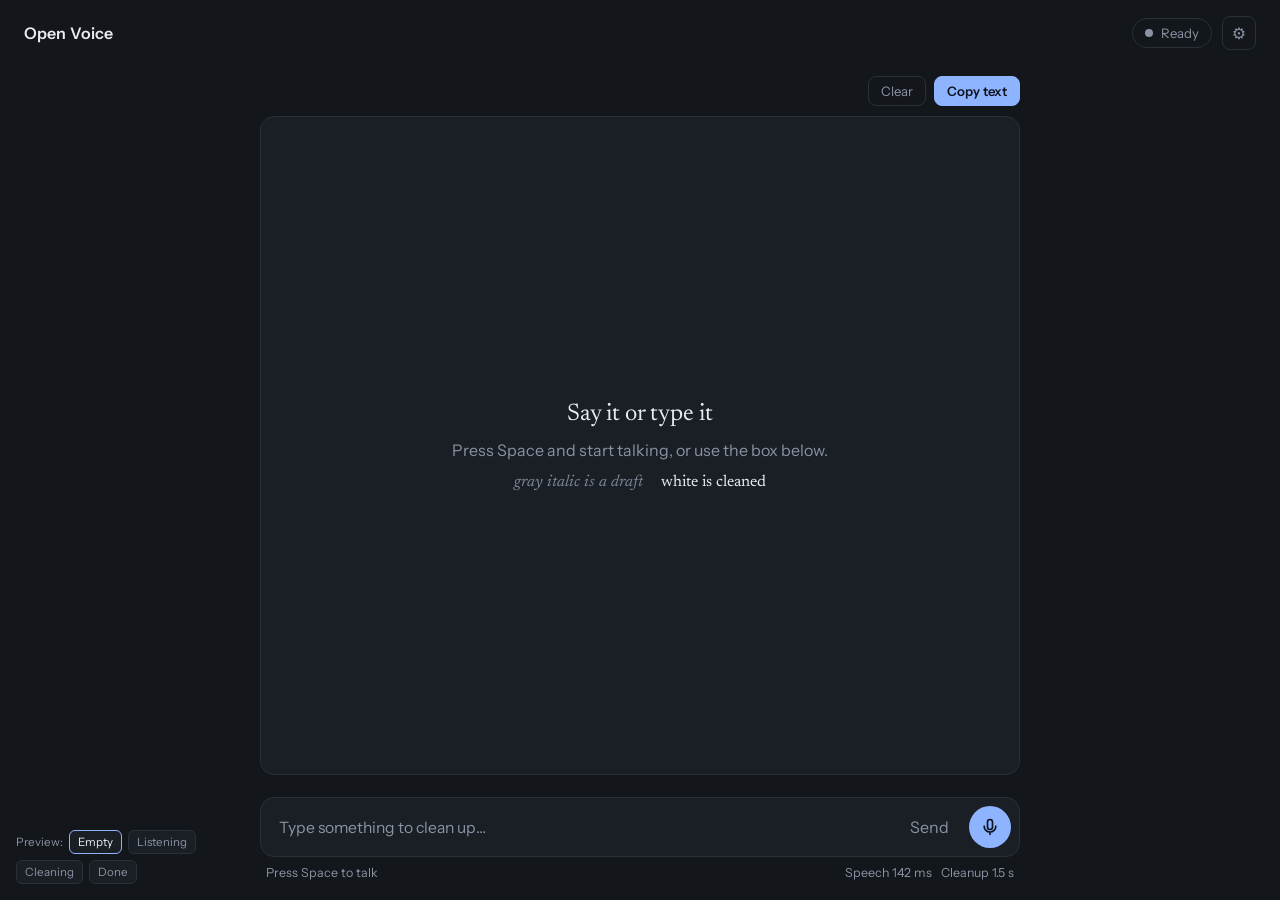
<file: dictation/frontend/open-voice-ui-mockup.html>
<!DOCTYPE html>
<html lang="en">
<head>
<meta charset="utf-8">
<meta name="viewport" content="width=device-width, initial-scale=1">
<title>Open Voice – UI mockup</title>
<link rel="preconnect" href="https://fonts.googleapis.com">
<link href="https://fonts.googleapis.com/css2?family=Instrument+Sans:wght@400;500;600&family=Newsreader:ital,wght@0,400;0,500;1,400&display=swap" rel="stylesheet">
<style>
:root{
  --bg:#13161b; --surface:#1a1e25; --line:#2a303a; --text:#e9ebef; --muted:#8a93a3; --draft:#7d8696;
  --accent:#8fb4ff; --ok:#7fd1ae;
  --ui:'Instrument Sans',system-ui,sans-serif; --read:'Newsreader',Georgia,serif;
}
*{box-sizing:border-box;margin:0}
html,body{height:100%}
body{background:var(--bg);color:var(--text);font-family:var(--ui);display:flex;flex-direction:column;
  padding-top:env(safe-area-inset-top);padding-bottom:env(safe-area-inset-bottom)}
button,input{font:inherit;color:inherit}
:focus-visible{outline:2px solid var(--accent);outline-offset:2px}

header{display:flex;align-items:center;justify-content:space-between;padding:16px 24px}
.brand{font-weight:600;font-size:1rem;letter-spacing:.01em}
.right{display:flex;align-items:center;gap:10px}
.pill{display:flex;align-items:center;gap:8px;font-size:.82rem;color:var(--muted);padding:6px 12px;border:1px solid var(--line);border-radius:99px}
.dot{width:8px;height:8px;border-radius:50%;background:var(--muted)}
.pill[data-s=listening] .dot{background:#ff7a7a;animation:pulse 1.2s infinite}
.pill[data-s=cleaning] .dot{background:var(--accent);animation:pulse 1.2s infinite}
.pill[data-s=done] .dot{background:var(--ok)}
.pill[data-s=listening]{color:var(--text)} .pill[data-s=cleaning]{color:var(--text)} .pill[data-s=done]{color:var(--ok)}
@keyframes pulse{50%{opacity:.35}}
.icon{background:none;border:1px solid var(--line);border-radius:8px;width:34px;height:34px;cursor:pointer;color:var(--muted)}
.icon:hover{color:var(--text)}

main{flex:1;min-height:0;display:flex;justify-content:center;padding:8px 24px}
.col{width:100%;max-width:760px;display:flex;flex-direction:column;min-height:0}
.tools{display:flex;justify-content:space-between;align-items:center;min-height:34px;color:var(--muted);font-size:.82rem;margin-bottom:8px}
.tools .btns{display:flex;gap:8px}
.tbtn{background:none;border:1px solid var(--line);border-radius:8px;padding:6px 12px;cursor:pointer;color:var(--muted)}
.tbtn:hover{color:var(--text)}
.tbtn.primary{background:var(--accent);border-color:var(--accent);color:#0e1522;font-weight:600}

.page{flex:1;min-height:0;overflow:auto;background:var(--surface);border:1px solid var(--line);border-radius:14px;padding:32px 36px}
.text{font-family:var(--read);font-size:1.3rem;line-height:1.7;max-width:62ch}
.s{transition:color .4s,font-style .4s}
.s.draft{color:var(--draft);font-style:italic}
.s.cleaning{color:#b4bccb;font-style:italic;background:linear-gradient(90deg,#8fb4ff14,#8fb4ff33,#8fb4ff14);background-size:200% 100%;animation:sh 1.8s linear infinite}
@keyframes sh{to{background-position:-200% 0}}
.s.clean{color:var(--text)}
.s .chg{background:#8fb4ff40;border-radius:2px}

.empty{height:100%;display:flex;flex-direction:column;justify-content:center;align-items:center;text-align:center;gap:14px;color:var(--muted)}
.empty h2{font-family:var(--read);font-weight:400;font-size:1.5rem;color:var(--text)}
.legend{display:flex;gap:18px;font-size:.85rem}
.legend span{font-family:var(--read);font-size:1rem}
.legend .d{color:var(--draft);font-style:italic} .legend .c{color:var(--text)}

footer{padding:14px 24px 20px;display:flex;justify-content:center}
.dock{width:100%;max-width:760px}
.bar{display:flex;align-items:center;gap:8px;background:var(--surface);border:1px solid var(--line);border-radius:14px;padding:8px}
.bar:focus-within{border-color:var(--accent)}
.bar input{flex:1;background:none;border:0;outline:0;padding:8px 10px;font-size:.98rem}
.bar input::placeholder{color:var(--muted)}
.send{background:none;border:0;color:var(--muted);padding:8px 12px;cursor:pointer;border-radius:8px}
.send:hover{color:var(--text)}
.mic{width:42px;height:42px;border-radius:50%;border:0;background:var(--accent);color:#0e1522;cursor:pointer;display:grid;place-items:center}
.mic svg{width:20px;height:20px}
.wave{flex:1;display:none;align-items:center;gap:3px;height:42px;padding:0 10px}
.wave i{flex:1;max-width:4px;background:var(--accent);border-radius:2px;height:20%;animation:w 1s ease-in-out infinite}
@keyframes w{50%{height:90%}}
.rec .wave{display:flex} .rec input,.rec .send{display:none}
.rec .mic{background:#ff7a7a}
.hint{display:flex;justify-content:space-between;color:var(--muted);font-size:.78rem;margin-top:8px;padding:0 6px}

/* dev drawer */
.drawer{position:fixed;top:0;right:0;bottom:0;width:320px;max-width:92vw;background:var(--surface);border-left:1px solid var(--line);padding:20px;transform:translateX(100%);transition:transform .25s;overflow:auto;z-index:5}
.drawer.open{transform:none}
.drawer h3{font-size:.95rem;margin-bottom:14px;display:flex;justify-content:space-between;align-items:center}
.box{border:1px solid var(--line);border-radius:10px;padding:14px;margin-bottom:14px;font-size:.85rem;color:var(--muted)}
.box b{display:block;color:var(--text);font-weight:500;margin-bottom:6px}
.drop{border:1px dashed var(--line);border-radius:10px;padding:18px;text-align:center;margin:10px 0}
.row{display:flex;justify-content:space-between;padding:4px 0}
.row span:last-child{color:var(--text)}
.demo{position:fixed;left:16px;bottom:16px;display:flex;gap:6px;align-items:center;font-size:.72rem;color:var(--muted);z-index:4;flex-wrap:wrap;max-width:240px}
.demo button{background:var(--surface);border:1px solid var(--line);border-radius:6px;padding:4px 8px;color:var(--muted);cursor:pointer}
.demo button.on{color:var(--text);border-color:var(--accent)}
@media(max-width:640px){header,main,footer{padding-left:12px;padding-right:12px}.page{padding:20px}.text{font-size:1.15rem}.demo{display:none}}
@media(prefers-reduced-motion:reduce){*{animation:none!important;transition:none!important}}
</style>
</head>
<body>

<header>
  <div class="brand">Open Voice</div>
  <div class="right">
    <div class="pill" id="pill" data-s="ready"><span class="dot"></span><span id="pillText">Ready</span></div>
    <button class="icon" id="gear" title="Developer tools" aria-label="Developer tools">⚙</button>
  </div>
</header>

<main>
  <div class="col">
    <div class="tools">
      <span id="count"></span>
      <div class="btns" id="actions" hidden>
        <button class="tbtn">Clear</button>
        <button class="tbtn primary">Copy text</button>
      </div>
    </div>
    <div class="page" id="page"></div>
  </div>
</main>

<footer>
  <div class="dock">
    <div class="bar" id="bar">
      <input id="inp" placeholder="Type something to clean up…" aria-label="Type text">
      <div class="wave" id="wave"></div>
      <button class="send">Send</button>
      <button class="mic" id="mic" aria-label="Start or stop dictation">
        <svg viewBox="0 0 24 24" fill="none" stroke="currentColor" stroke-width="2" stroke-linecap="round"><rect x="9" y="3" width="6" height="12" rx="3"/><path d="M5 11a7 7 0 0 0 14 0M12 18v3"/></svg>
      </button>
    </div>
    <div class="hint"><span>Press Space to talk</span><span id="stat">Speech 142 ms &nbsp; Cleanup 1.5 s</span></div>
  </div>
</footer>

<aside class="drawer" id="drawer">
  <h3>Developer tools <button class="icon" id="close" aria-label="Close">✕</button></h3>
  <div class="box">
    <b>Test with a WAV file</b>
    Streams a 16 kHz mono file as if you were speaking.
    <div class="drop">Drop a WAV here, or browse</div>
    <button class="tbtn primary" style="width:100%">Run test with hi3.wav</button>
  </div>
  <div class="box">
    <b>Performance</b>
    <div class="row"><span>Speech speed</span><span>5.41x</span></div>
    <div class="row"><span>Speech latency</span><span>142 ms</span></div>
    <div class="row"><span>Cleanup latency</span><span>1525 ms</span></div>
  </div>
  <div class="box">
    <b>Models</b>
    <div class="row"><span>Speech</span><span>Parakeet Unified EN 0.6B</span></div>
    <div class="row"><span>Cleanup</span><span>Gemini 2.5 Flash</span></div>
  </div>
</aside>

<div class="demo">Preview:
  <button data-v="empty" class="on">Empty</button><button data-v="listening">Listening</button>
  <button data-v="cleaning">Cleaning</button><button data-v="done">Done</button>
</div>

<script>
const $=id=>document.getElementById(id);
$('wave').innerHTML='<i></i>'.repeat(40);
[...$('wave').children].forEach((b,i)=>b.style.animationDelay=(i*.07)+'s');
$('gear').onclick=()=>$('drawer').classList.add('open');
$('close').onclick=()=>$('drawer').classList.remove('open');

const empty=`<div class="empty"><h2>Say it or type it</h2><p>Press Space and start talking, or use the box below.</p>
<div class="legend"><span class="d">gray italic is a draft</span><span class="c">white is cleaned</span></div></div>`;
const T={
 listening:`<p class="text"><span class="s clean">Hello, this is Open Voice.</span> <span class="s draft">um so i wanted to test how the cleanup works when i speak fast</span></p>`,
 cleaning:`<p class="text"><span class="s clean">Hello, this is Open Voice.</span> <span class="s cleaning">um so i wanted to test how the cleanup works when i speak fast</span> <span class="s draft">and then stop</span></p>`,
 done:`<p class="text"><span class="s clean">Hello, this is Open Voice.</span> <span class="s clean">So I wanted to test how the cleanup works when I speak<span class="chg">.</span></span> <span class="s clean">And then stop.</span></p>`
};
const P={empty:['ready','Ready'],listening:['listening','Listening'],cleaning:['cleaning','Cleaning'],done:['done','Done']};
const W={empty:'',listening:'21 words',cleaning:'21 words',done:'20 words'};
function show(v){
  $('page').innerHTML=v==='empty'?empty:T[v];
  $('pill').dataset.s=P[v][0];$('pillText').textContent=P[v][1];
  $('count').textContent=W[v];$('actions').hidden=v==='empty';
  $('bar').classList.toggle('rec',v==='listening');
  document.querySelectorAll('.demo button').forEach(b=>b.classList.toggle('on',b.dataset.v===v));
}
document.querySelectorAll('.demo button').forEach(b=>b.onclick=()=>show(b.dataset.v));
$('mic').onclick=()=>show($('bar').classList.contains('rec')?'cleaning':'listening');
show('empty');
</script>
</body>
</html>
</file>
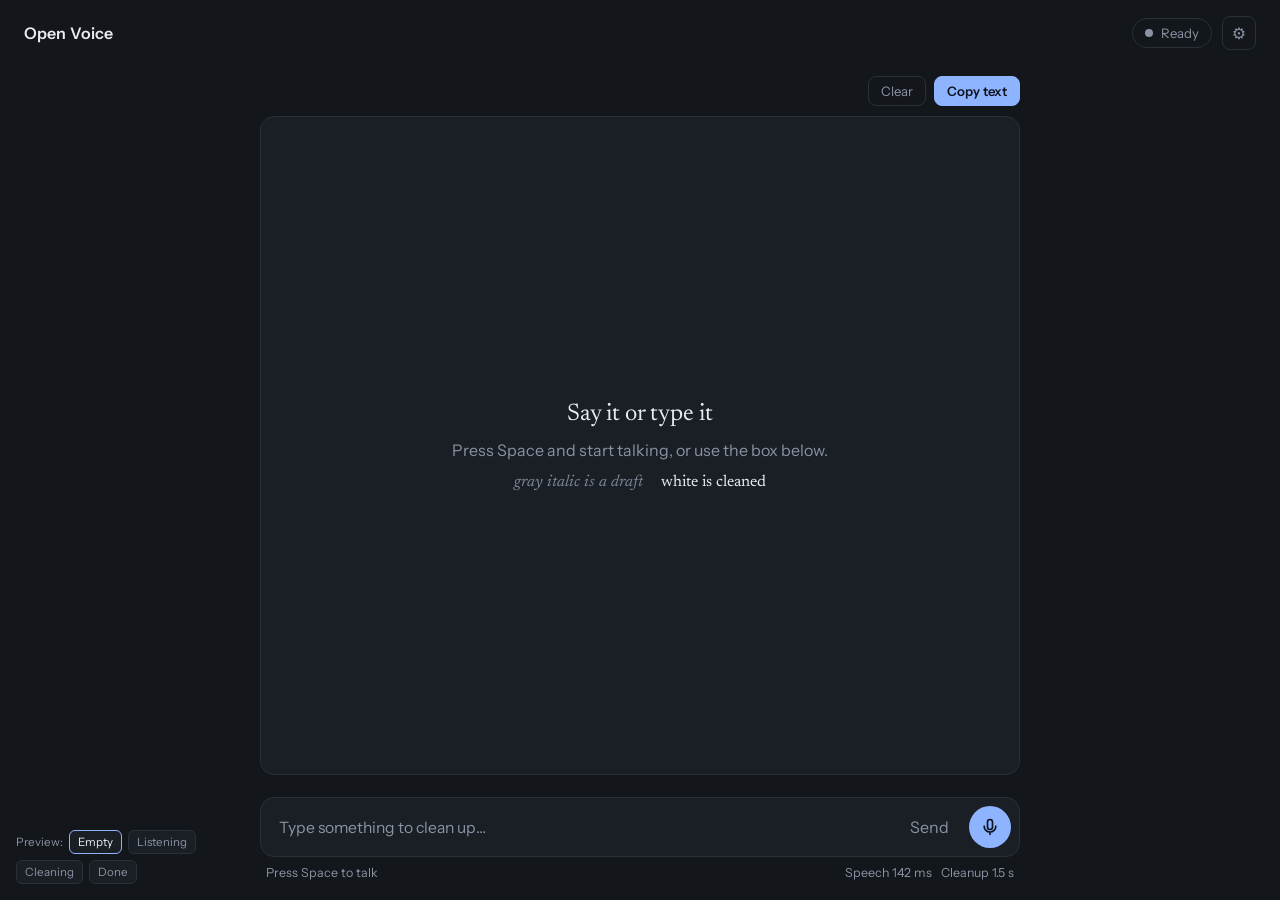
<file: v3/frontend/open-voice-ui-mockup.html>
<!DOCTYPE html>
<html lang="en">
<head>
<meta charset="utf-8">
<meta name="viewport" content="width=device-width, initial-scale=1">
<title>Open Voice – UI mockup</title>
<link rel="preconnect" href="https://fonts.googleapis.com">
<link href="https://fonts.googleapis.com/css2?family=Instrument+Sans:wght@400;500;600&family=Newsreader:ital,wght@0,400;0,500;1,400&display=swap" rel="stylesheet">
<style>
:root{
  --bg:#13161b; --surface:#1a1e25; --line:#2a303a; --text:#e9ebef; --muted:#8a93a3; --draft:#7d8696;
  --accent:#8fb4ff; --ok:#7fd1ae;
  --ui:'Instrument Sans',system-ui,sans-serif; --read:'Newsreader',Georgia,serif;
}
*{box-sizing:border-box;margin:0}
html,body{height:100%}
body{background:var(--bg);color:var(--text);font-family:var(--ui);display:flex;flex-direction:column;
  padding-top:env(safe-area-inset-top);padding-bottom:env(safe-area-inset-bottom)}
button,input{font:inherit;color:inherit}
:focus-visible{outline:2px solid var(--accent);outline-offset:2px}

header{display:flex;align-items:center;justify-content:space-between;padding:16px 24px}
.brand{font-weight:600;font-size:1rem;letter-spacing:.01em}
.right{display:flex;align-items:center;gap:10px}
.pill{display:flex;align-items:center;gap:8px;font-size:.82rem;color:var(--muted);padding:6px 12px;border:1px solid var(--line);border-radius:99px}
.dot{width:8px;height:8px;border-radius:50%;background:var(--muted)}
.pill[data-s=listening] .dot{background:#ff7a7a;animation:pulse 1.2s infinite}
.pill[data-s=cleaning] .dot{background:var(--accent);animation:pulse 1.2s infinite}
.pill[data-s=done] .dot{background:var(--ok)}
.pill[data-s=listening]{color:var(--text)} .pill[data-s=cleaning]{color:var(--text)} .pill[data-s=done]{color:var(--ok)}
@keyframes pulse{50%{opacity:.35}}
.icon{background:none;border:1px solid var(--line);border-radius:8px;width:34px;height:34px;cursor:pointer;color:var(--muted)}
.icon:hover{color:var(--text)}

main{flex:1;min-height:0;display:flex;justify-content:center;padding:8px 24px}
.col{width:100%;max-width:760px;display:flex;flex-direction:column;min-height:0}
.tools{display:flex;justify-content:space-between;align-items:center;min-height:34px;color:var(--muted);font-size:.82rem;margin-bottom:8px}
.tools .btns{display:flex;gap:8px}
.tbtn{background:none;border:1px solid var(--line);border-radius:8px;padding:6px 12px;cursor:pointer;color:var(--muted)}
.tbtn:hover{color:var(--text)}
.tbtn.primary{background:var(--accent);border-color:var(--accent);color:#0e1522;font-weight:600}

.page{flex:1;min-height:0;overflow:auto;background:var(--surface);border:1px solid var(--line);border-radius:14px;padding:32px 36px}
.text{font-family:var(--read);font-size:1.3rem;line-height:1.7;max-width:62ch}
.s{transition:color .4s,font-style .4s}
.s.draft{color:var(--draft);font-style:italic}
.s.cleaning{color:#b4bccb;font-style:italic;background:linear-gradient(90deg,#8fb4ff14,#8fb4ff33,#8fb4ff14);background-size:200% 100%;animation:sh 1.8s linear infinite}
@keyframes sh{to{background-position:-200% 0}}
.s.clean{color:var(--text)}
.s .chg{background:#8fb4ff40;border-radius:2px}

.empty{height:100%;display:flex;flex-direction:column;justify-content:center;align-items:center;text-align:center;gap:14px;color:var(--muted)}
.empty h2{font-family:var(--read);font-weight:400;font-size:1.5rem;color:var(--text)}
.legend{display:flex;gap:18px;font-size:.85rem}
.legend span{font-family:var(--read);font-size:1rem}
.legend .d{color:var(--draft);font-style:italic} .legend .c{color:var(--text)}

footer{padding:14px 24px 20px;display:flex;justify-content:center}
.dock{width:100%;max-width:760px}
.bar{display:flex;align-items:center;gap:8px;background:var(--surface);border:1px solid var(--line);border-radius:14px;padding:8px}
.bar:focus-within{border-color:var(--accent)}
.bar input{flex:1;background:none;border:0;outline:0;padding:8px 10px;font-size:.98rem}
.bar input::placeholder{color:var(--muted)}
.send{background:none;border:0;color:var(--muted);padding:8px 12px;cursor:pointer;border-radius:8px}
.send:hover{color:var(--text)}
.mic{width:42px;height:42px;border-radius:50%;border:0;background:var(--accent);color:#0e1522;cursor:pointer;display:grid;place-items:center}
.mic svg{width:20px;height:20px}
.wave{flex:1;display:none;align-items:center;gap:3px;height:42px;padding:0 10px}
.wave i{flex:1;max-width:4px;background:var(--accent);border-radius:2px;height:20%;animation:w 1s ease-in-out infinite}
@keyframes w{50%{height:90%}}
.rec .wave{display:flex} .rec input,.rec .send{display:none}
.rec .mic{background:#ff7a7a}
.hint{display:flex;justify-content:space-between;color:var(--muted);font-size:.78rem;margin-top:8px;padding:0 6px}

/* dev drawer */
.drawer{position:fixed;top:0;right:0;bottom:0;width:320px;max-width:92vw;background:var(--surface);border-left:1px solid var(--line);padding:20px;transform:translateX(100%);transition:transform .25s;overflow:auto;z-index:5}
.drawer.open{transform:none}
.drawer h3{font-size:.95rem;margin-bottom:14px;display:flex;justify-content:space-between;align-items:center}
.box{border:1px solid var(--line);border-radius:10px;padding:14px;margin-bottom:14px;font-size:.85rem;color:var(--muted)}
.box b{display:block;color:var(--text);font-weight:500;margin-bottom:6px}
.drop{border:1px dashed var(--line);border-radius:10px;padding:18px;text-align:center;margin:10px 0}
.row{display:flex;justify-content:space-between;padding:4px 0}
.row span:last-child{color:var(--text)}
.demo{position:fixed;left:16px;bottom:16px;display:flex;gap:6px;align-items:center;font-size:.72rem;color:var(--muted);z-index:4;flex-wrap:wrap;max-width:240px}
.demo button{background:var(--surface);border:1px solid var(--line);border-radius:6px;padding:4px 8px;color:var(--muted);cursor:pointer}
.demo button.on{color:var(--text);border-color:var(--accent)}
@media(max-width:640px){header,main,footer{padding-left:12px;padding-right:12px}.page{padding:20px}.text{font-size:1.15rem}.demo{display:none}}
@media(prefers-reduced-motion:reduce){*{animation:none!important;transition:none!important}}
</style>
</head>
<body>

<header>
  <div class="brand">Open Voice</div>
  <div class="right">
    <div class="pill" id="pill" data-s="ready"><span class="dot"></span><span id="pillText">Ready</span></div>
    <button class="icon" id="gear" title="Developer tools" aria-label="Developer tools">⚙</button>
  </div>
</header>

<main>
  <div class="col">
    <div class="tools">
      <span id="count"></span>
      <div class="btns" id="actions" hidden>
        <button class="tbtn">Clear</button>
        <button class="tbtn primary">Copy text</button>
      </div>
    </div>
    <div class="page" id="page"></div>
  </div>
</main>

<footer>
  <div class="dock">
    <div class="bar" id="bar">
      <input id="inp" placeholder="Type something to clean up…" aria-label="Type text">
      <div class="wave" id="wave"></div>
      <button class="send">Send</button>
      <button class="mic" id="mic" aria-label="Start or stop dictation">
        <svg viewBox="0 0 24 24" fill="none" stroke="currentColor" stroke-width="2" stroke-linecap="round"><rect x="9" y="3" width="6" height="12" rx="3"/><path d="M5 11a7 7 0 0 0 14 0M12 18v3"/></svg>
      </button>
    </div>
    <div class="hint"><span>Press Space to talk</span><span id="stat">Speech 142 ms &nbsp; Cleanup 1.5 s</span></div>
  </div>
</footer>

<aside class="drawer" id="drawer">
  <h3>Developer tools <button class="icon" id="close" aria-label="Close">✕</button></h3>
  <div class="box">
    <b>Test with a WAV file</b>
    Streams a 16 kHz mono file as if you were speaking.
    <div class="drop">Drop a WAV here, or browse</div>
    <button class="tbtn primary" style="width:100%">Run test with hi3.wav</button>
  </div>
  <div class="box">
    <b>Performance</b>
    <div class="row"><span>Speech speed</span><span>5.41x</span></div>
    <div class="row"><span>Speech latency</span><span>142 ms</span></div>
    <div class="row"><span>Cleanup latency</span><span>1525 ms</span></div>
  </div>
  <div class="box">
    <b>Models</b>
    <div class="row"><span>Speech</span><span>Nemotron 3.5</span></div>
    <div class="row"><span>Cleanup</span><span>Gemini 2.5 Flash</span></div>
  </div>
</aside>

<div class="demo">Preview:
  <button data-v="empty" class="on">Empty</button><button data-v="listening">Listening</button>
  <button data-v="cleaning">Cleaning</button><button data-v="done">Done</button>
</div>

<script>
const $=id=>document.getElementById(id);
$('wave').innerHTML='<i></i>'.repeat(40);
[...$('wave').children].forEach((b,i)=>b.style.animationDelay=(i*.07)+'s');
$('gear').onclick=()=>$('drawer').classList.add('open');
$('close').onclick=()=>$('drawer').classList.remove('open');

const empty=`<div class="empty"><h2>Say it or type it</h2><p>Press Space and start talking, or use the box below.</p>
<div class="legend"><span class="d">gray italic is a draft</span><span class="c">white is cleaned</span></div></div>`;
const T={
 listening:`<p class="text"><span class="s clean">Hello, this is Open Voice.</span> <span class="s draft">um so i wanted to test how the cleanup works when i speak fast</span></p>`,
 cleaning:`<p class="text"><span class="s clean">Hello, this is Open Voice.</span> <span class="s cleaning">um so i wanted to test how the cleanup works when i speak fast</span> <span class="s draft">and then stop</span></p>`,
 done:`<p class="text"><span class="s clean">Hello, this is Open Voice.</span> <span class="s clean">So I wanted to test how the cleanup works when I speak<span class="chg">.</span></span> <span class="s clean">And then stop.</span></p>`
};
const P={empty:['ready','Ready'],listening:['listening','Listening'],cleaning:['cleaning','Cleaning'],done:['done','Done']};
const W={empty:'',listening:'21 words',cleaning:'21 words',done:'20 words'};
function show(v){
  $('page').innerHTML=v==='empty'?empty:T[v];
  $('pill').dataset.s=P[v][0];$('pillText').textContent=P[v][1];
  $('count').textContent=W[v];$('actions').hidden=v==='empty';
  $('bar').classList.toggle('rec',v==='listening');
  document.querySelectorAll('.demo button').forEach(b=>b.classList.toggle('on',b.dataset.v===v));
}
document.querySelectorAll('.demo button').forEach(b=>b.onclick=()=>show(b.dataset.v));
$('mic').onclick=()=>show($('bar').classList.contains('rec')?'cleaning':'listening');
show('empty');
</script>
</body>
</html>
</file>
